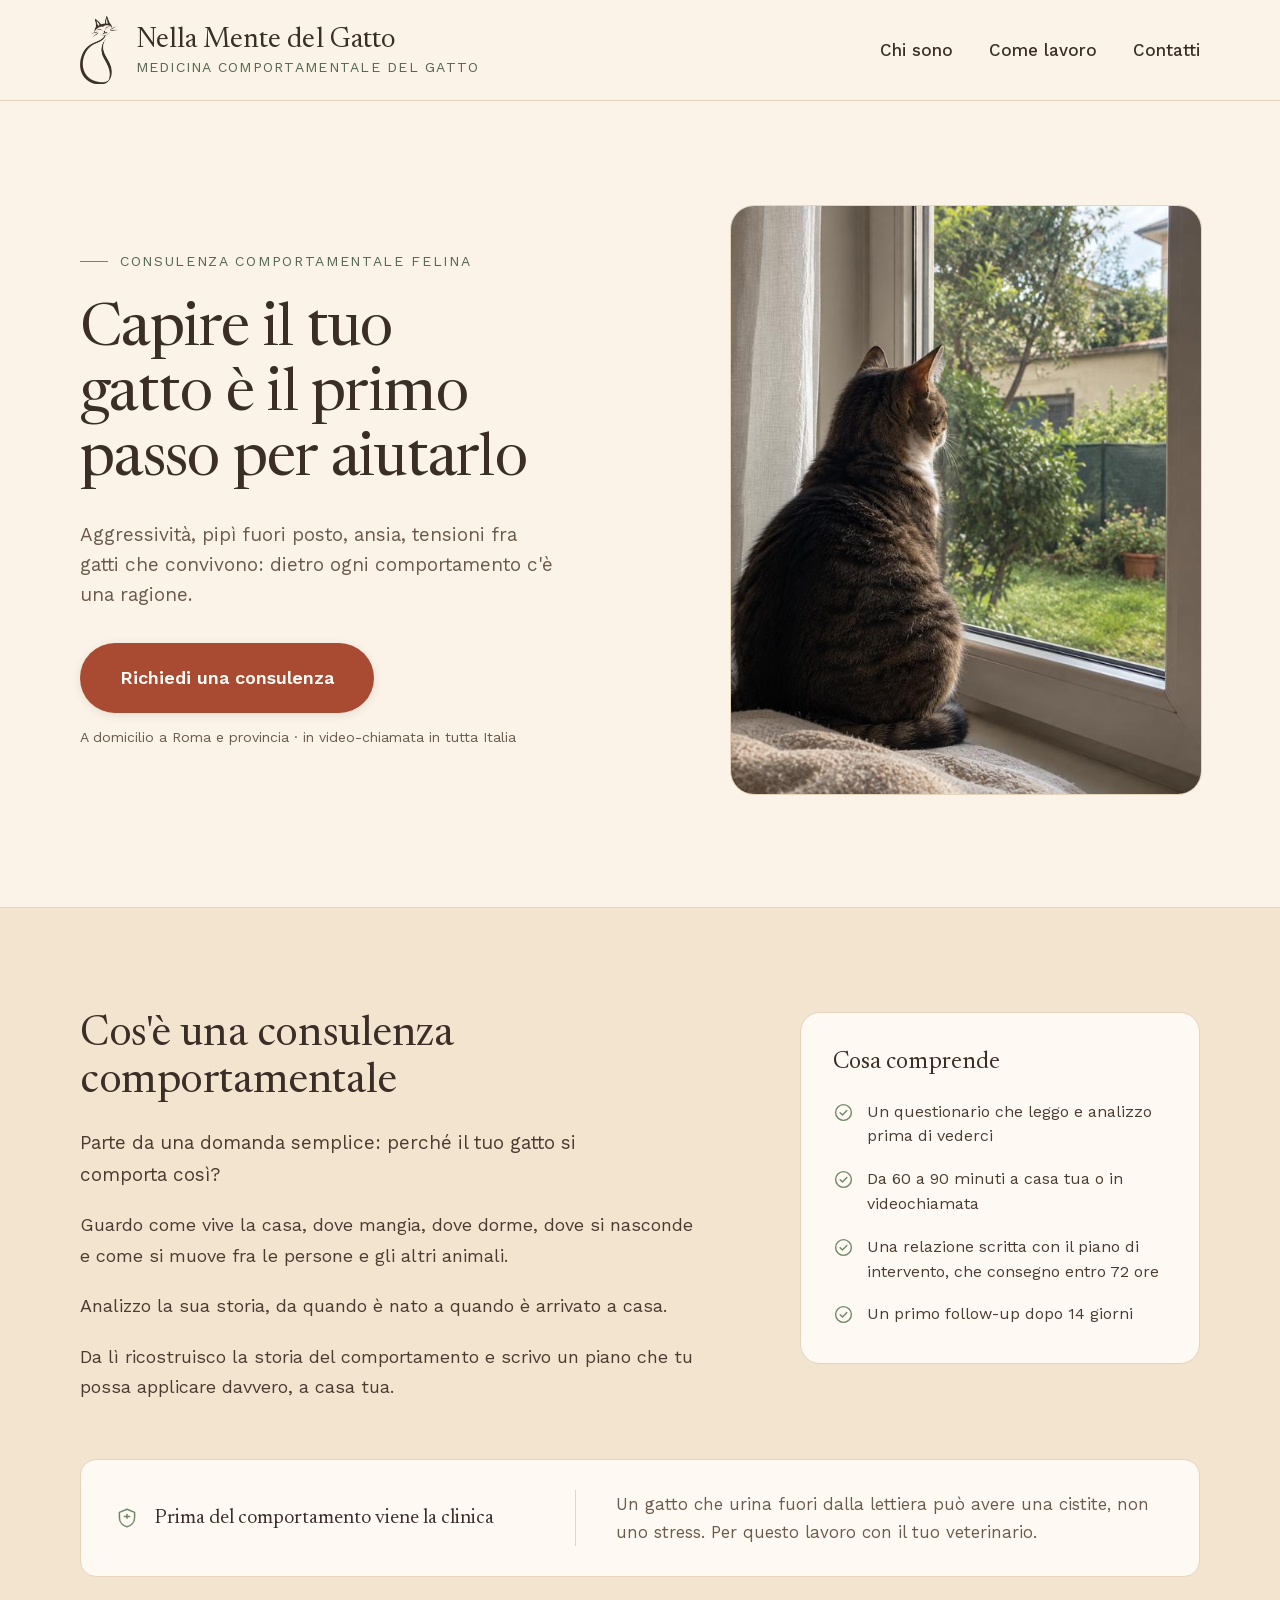
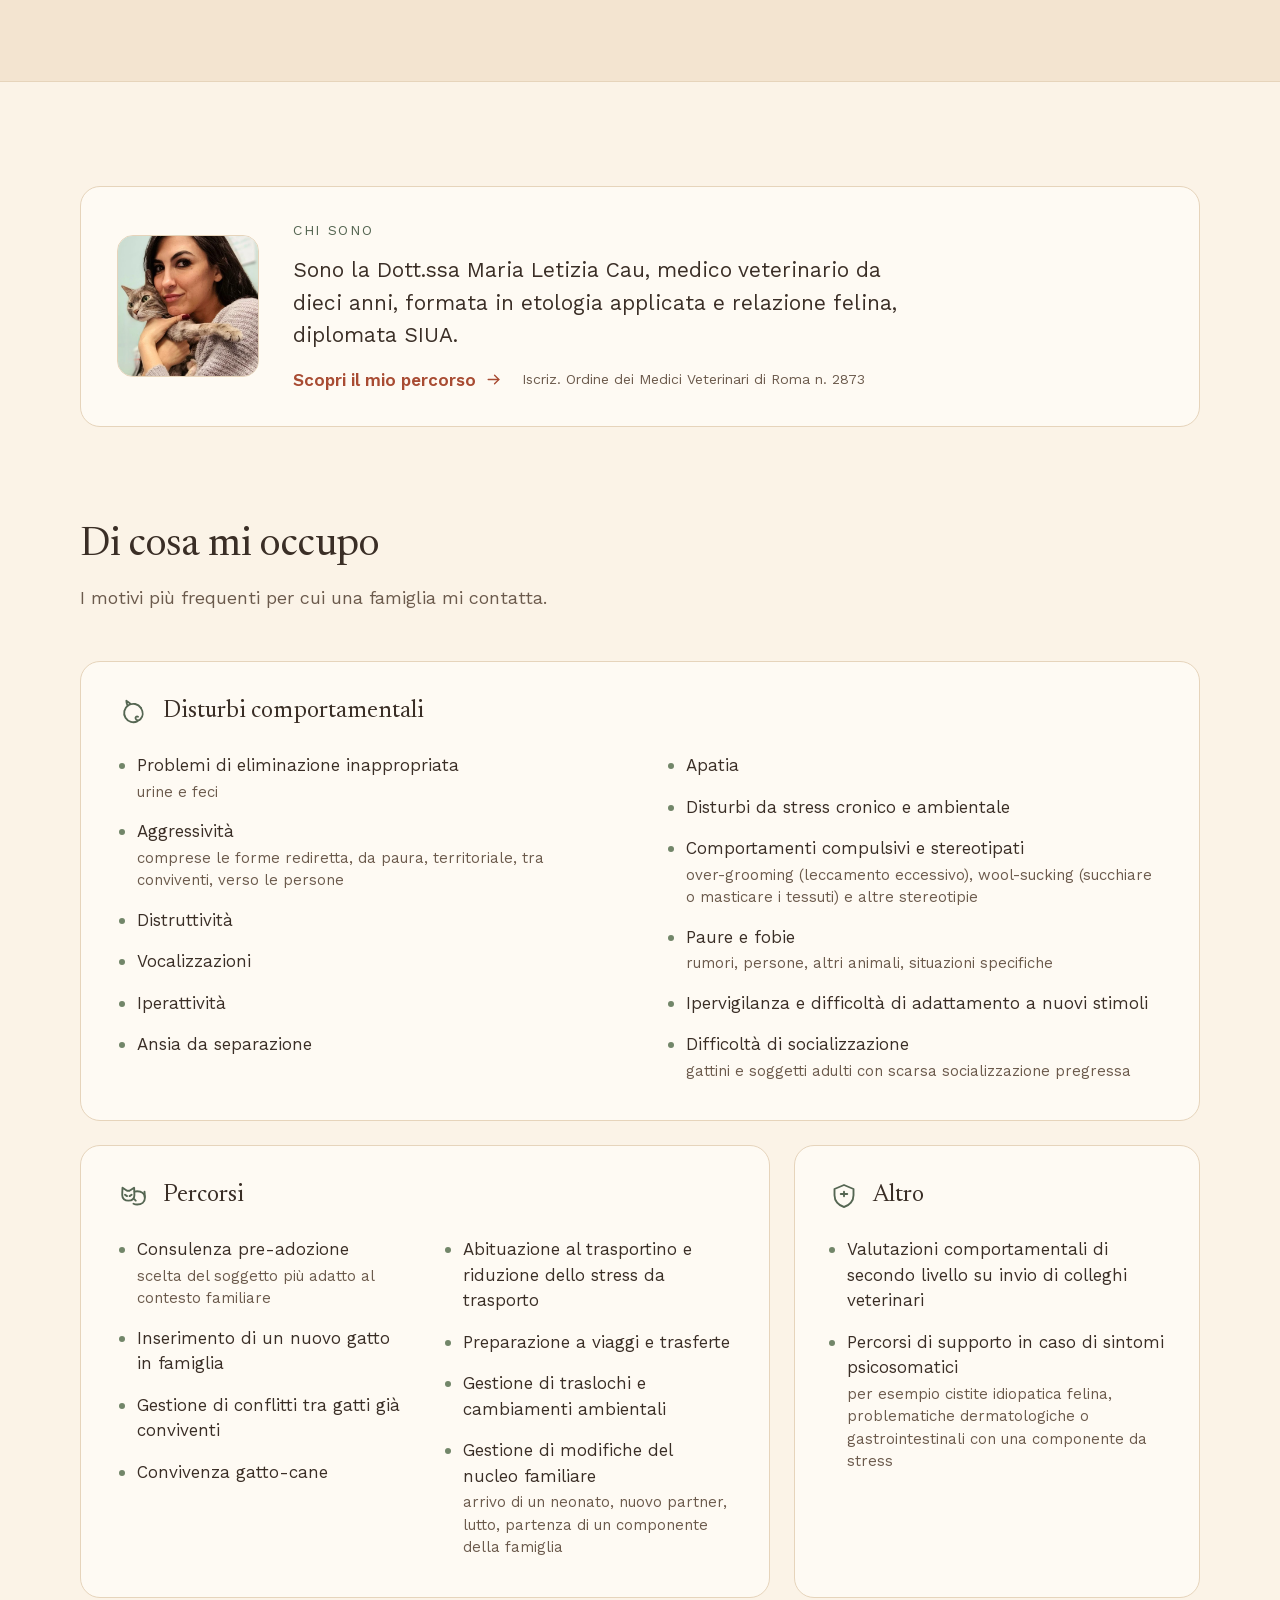
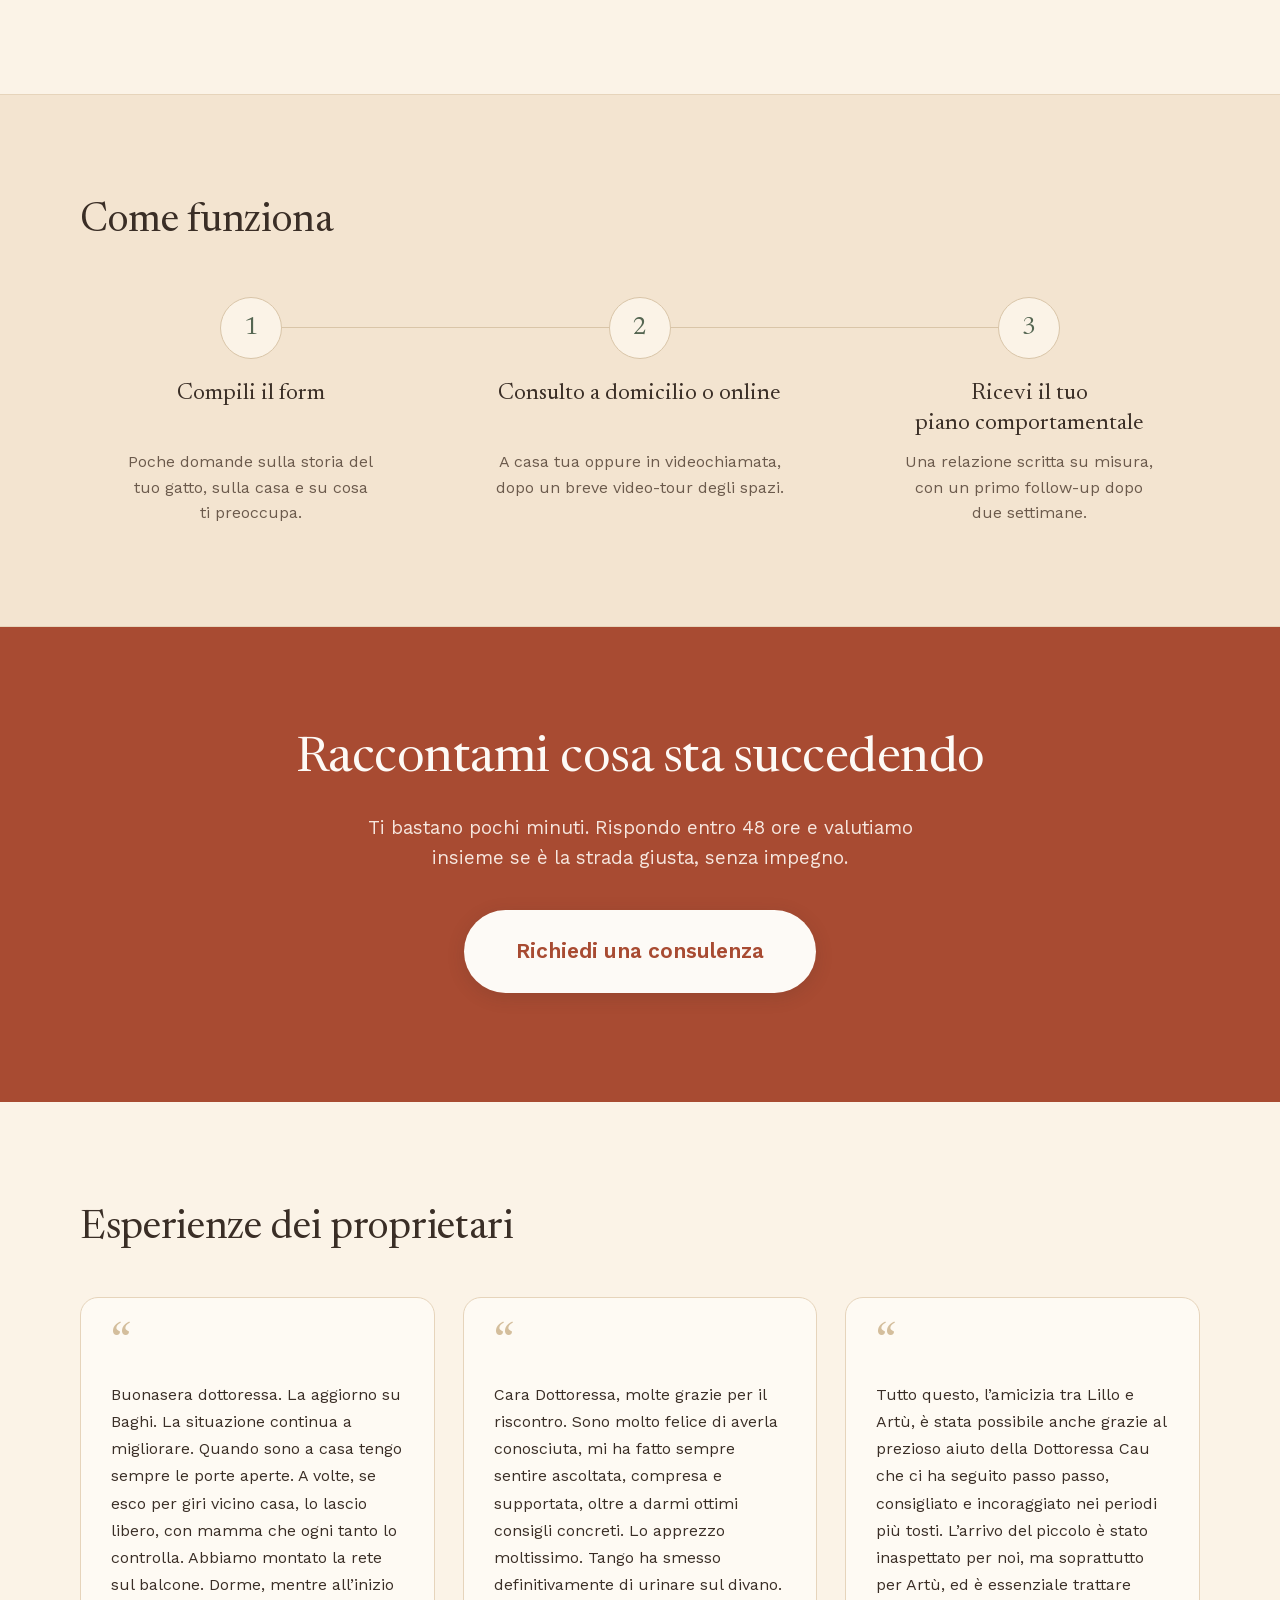
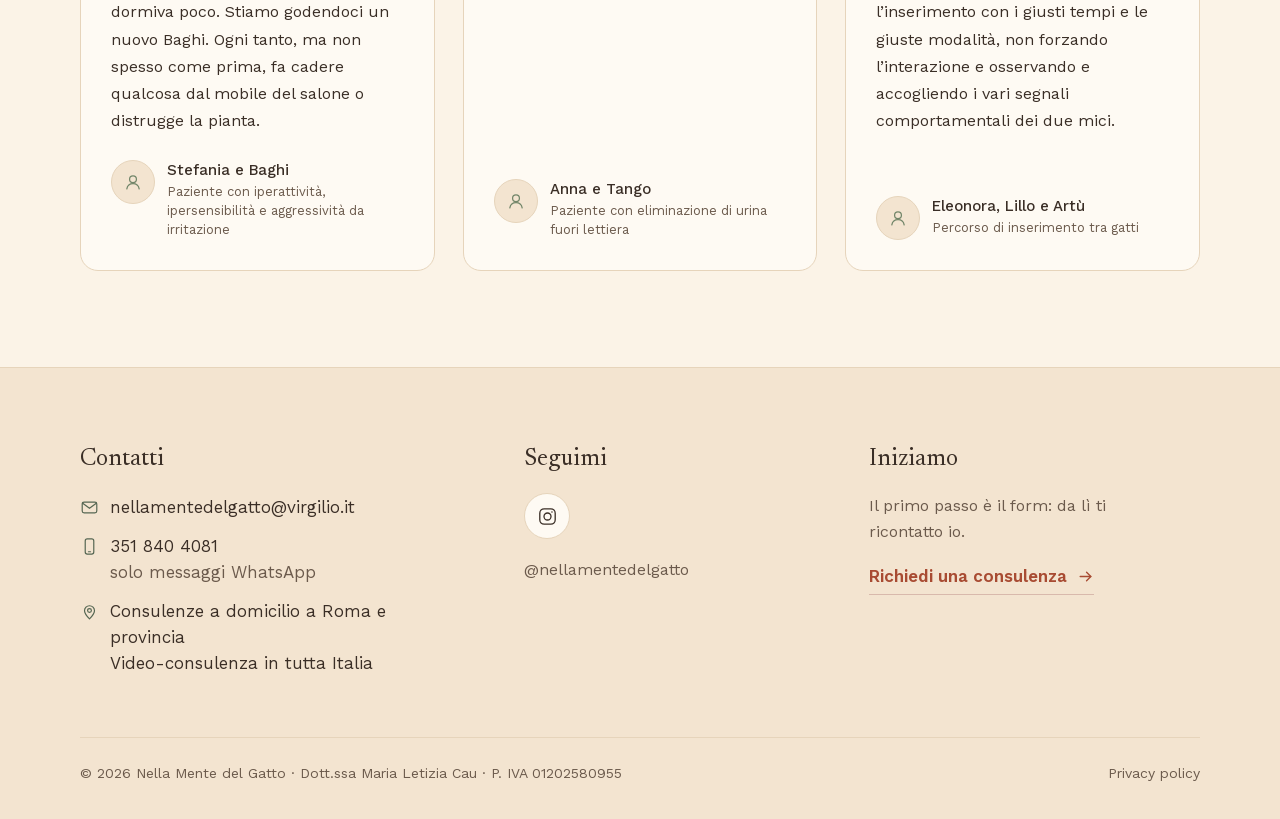
<file: public/index.html>
<!doctype html>
<html lang="it">
<head>
<meta charset="utf-8">
<meta name="viewport" content="width=device-width, initial-scale=1">
<title>Nella Mente del Gatto · Medicina comportamentale del gatto</title>
<meta name="description" content="Dott.ssa Maria Letizia Cau, medico veterinario esperto in comportamento felino. Consulenze a domicilio a Roma e in video-chiamata in tutta Italia.">
<link rel="icon" href="assets/img/logo-gatto.png">
<link rel="stylesheet" href="assets/css/style.css">
<script src="assets/js/main.js" defer></script>
</head>
<body class="pagina-home">
<div class="v-desk">
<div class="home">

  <header class="header">
    <div class="header__div">

      <a href="./" class="brand header__a" aria-label="Nella Mente del Gatto, torna alla home">
        <img src="assets/img/logo-gatto.png" alt="Nella Mente del Gatto" class="header__img">
        <div class="header__div-2">
          <span class="header__span">Nella Mente del Gatto</span>
          <span class="header__span-2">Medicina comportamentale del gatto</span>
        </div>
      </a>

      <nav class="header__nav">
        <a href="chi-sono" class="header__a-2">Chi sono</a>
        <a href="come-lavoro" class="header__a-2">Come lavoro</a>
        <a href="#contatti" class="header__a-2">Contatti</a>
      </nav>

    </div>
  </header>

  <section class="home-hero">
    <div class="home-hero__div">

      <div class="home-hero__div-2">
        <div class="home-hero__div-3">
          <span class="home-hero__span"></span>
          <span class="home-hero__span-2">Consulenza comportamentale felina</span>
        </div>

        <h1 class="home-hero__h1">Capire il tuo gatto è il primo passo per aiutarlo</h1>

        <p class="home-hero__p">Aggressività, pipì fuori posto, ansia, tensioni fra gatti che convivono: dietro ogni comportamento c'è una ragione.</p>

        <div class="home-hero__div-4">
          <a href="https://docs.google.com/forms/d/e/1FAIpQLSdXzBpTaCmqkemkIKtonIgQlfMpeAtrmqudylwZAM1-Fb1tOw/viewform" target="_blank" rel="noopener" class="cta home-hero__a">
            <span>Richiedi una consulenza</span>
            <svg class="cta-arrow" width="19" height="19" viewBox="0 0 24 24" fill="none" stroke="#FDFAF6" stroke-width="1.9" stroke-linecap="round" stroke-linejoin="round" aria-hidden="true"><path d="M4.5 12h15"></path><path d="M13.5 6l6 6-6 6"></path></svg>
          </a>
          <span class="home-hero__span-3">A domicilio a Roma e provincia · in video-chiamata in tutta Italia</span>
        </div>
      </div>

      <img src="assets/img/foto-gatto.jpg" alt="Gatto soriano seduto sul davanzale, di spalle, che guarda il giardino oltre la finestra" class="home-hero__img">

    </div>
  </section>

  <section class="home-consulenza">
    <div class="home-consulenza__div">

      <div class="home-consulenza__div-2">

        <div class="home-consulenza__div-3">
          <h2 class="home-consulenza__h2">Cos'è una consulenza comportamentale</h2>

          <p class="home-consulenza__p">Parte da una domanda semplice: perché il tuo gatto si comporta così?</p>

          <p class="home-consulenza__p-2">Guardo come vive la casa, dove mangia, dove dorme, dove si nasconde e come si muove fra le persone e gli altri animali.</p>

          <p class="home-consulenza__p-2">Analizzo la sua storia, da quando è nato a quando è arrivato a casa.</p>

          <p class="home-consulenza__p-2">Da lì ricostruisco la storia del comportamento e scrivo un piano che tu possa applicare davvero, a casa tua.</p>

        </div>

        <div class="home-consulenza__div-4">
          <h3 class="home-consulenza__h3">Cosa comprende</h3>
          <ul class="home-consulenza__ul">
            <li class="home-consulenza__li">
              <svg width="21" height="21" viewBox="0 0 24 24" fill="none" stroke="#728669" stroke-width="1.6" stroke-linecap="round" stroke-linejoin="round" class="home-consulenza__svg" aria-hidden="true"><circle cx="12" cy="12" r="9"></circle><path d="M8.2 12.2l2.6 2.6 5-5.2"></path></svg>
              Un questionario che leggo e analizzo prima di vederci
            </li>
            <li class="home-consulenza__li">
              <svg width="21" height="21" viewBox="0 0 24 24" fill="none" stroke="#728669" stroke-width="1.6" stroke-linecap="round" stroke-linejoin="round" class="home-consulenza__svg" aria-hidden="true"><circle cx="12" cy="12" r="9"></circle><path d="M8.2 12.2l2.6 2.6 5-5.2"></path></svg>
              Da 60 a 90 minuti a casa tua o in videochiamata
            </li>
            <li class="home-consulenza__li">
              <svg width="21" height="21" viewBox="0 0 24 24" fill="none" stroke="#728669" stroke-width="1.6" stroke-linecap="round" stroke-linejoin="round" class="home-consulenza__svg" aria-hidden="true"><circle cx="12" cy="12" r="9"></circle><path d="M8.2 12.2l2.6 2.6 5-5.2"></path></svg>
              Una relazione scritta con il piano di intervento, che consegno entro 72 ore
            </li>
            <li class="home-consulenza__li">
              <svg width="21" height="21" viewBox="0 0 24 24" fill="none" stroke="#728669" stroke-width="1.6" stroke-linecap="round" stroke-linejoin="round" class="home-consulenza__svg" aria-hidden="true"><circle cx="12" cy="12" r="9"></circle><path d="M8.2 12.2l2.6 2.6 5-5.2"></path></svg>
              Un primo follow-up dopo 14 giorni
            </li>
          </ul>
        </div>

      </div>

      <div class="home-consulenza__div-5">
        <div class="home-consulenza__div-6">
          <svg width="24" height="24" viewBox="0 0 24 24" fill="none" stroke="#728669" stroke-width="1.5" stroke-linecap="round" stroke-linejoin="round" class="home-consulenza__svg-2" aria-hidden="true"><path d="M12 3.2 4.4 6.4v5c0 4.5 3.1 8.2 7.6 9.4 4.5-1.2 7.6-4.9 7.6-9.4v-5Z"></path><path d="M12 8.6v3.6"></path><path d="M9.4 10.4h5.2"></path></svg>
          <h3 class="home-consulenza__h3-2">Prima del comportamento viene la clinica</h3>
        </div>
        <p class="home-consulenza__p-3">Un gatto che urina fuori dalla lettiera può avere una cistite, non uno stress. Per questo lavoro con il tuo veterinario.</p>
      </div>

    </div>
  </section>

  <section id="chi-sono" class="home-chi-sono">
    <div class="home-chi-sono__div">

      <img src="assets/img/ritratto-dottoressa.jpg" alt="La dottoressa Maria Letizia Cau in ambulatorio, che tiene in braccio un gatto grigio tigrato appoggiato alla sua guancia" class="home-chi-sono__img">

      <div class="home-chi-sono__div-2">
        <span class="home-chi-sono__span">Chi sono</span>
        <p class="home-chi-sono__p">Sono la Dott.ssa Maria Letizia Cau, medico veterinario da dieci anni, formata in etologia applicata e relazione felina, diplomata SIUA.</p>
        <div class="home-chi-sono__div-3">
          <a href="chi-sono" class="home-chi-sono__a">
            Scopri il mio percorso
            <svg width="17" height="17" viewBox="0 0 24 24" fill="none" stroke="#A84B32" stroke-width="1.9" stroke-linecap="round" stroke-linejoin="round" aria-hidden="true"><path d="M4.5 12h15"></path><path d="M13.5 6l6 6-6 6"></path></svg>
          </a>
          <span class="home-chi-sono__span-2">Iscriz. Ordine dei Medici Veterinari di Roma n. 2873</span>
        </div>
      </div>

    </div>
  </section>

  <section class="home-servizi">
    <div class="home-servizi__div">

      <div class="home-servizi__div-2">
        <h2 class="home-servizi__h2">Di cosa mi occupo</h2>
        <p class="home-servizi__p">I motivi più frequenti per cui una famiglia mi contatta.</p>
      </div>

      <div class="home-servizi__div-3">

        <div class="home-servizi__div-4">
          <div class="home-servizi__div-5">
            <svg class="home-servizi__svg" width="30" height="30" viewBox="0 0 24 24" fill="none" stroke="#556652" stroke-width="1.5" stroke-linecap="round" stroke-linejoin="round" aria-hidden="true">
            <path d="M14.9,20.1 C11.4,21.9 7.2,20.7 5.2,17.4 C3.1,14 4.1,9.6 7.5,7.4 C10.9,5.3 15.3,6.2 17.5,9.5"></path>
            <path d="M6.9,7.8 C6.2,6.4 5.9,5.1 5.9,3.8 C7.2,4.6 8.3,5.4 9.2,6.4"></path>
            <path d="M17.5,9.5 C19.6,12.9 19.3,16.6 17.1,18.6 C15.6,20 13.7,19.6 13.3,18.1 C12.9,16.7 14.2,15.9 15.2,16.6"></path>
          </svg>
            <h3 class="home-servizi__h3">Disturbi comportamentali</h3>
          </div>
          <div class="home-servizi__div-6">
            <ul class="home-servizi__ul">
              <li class="home-servizi__li">
              <span class="home-servizi__span"></span>
              <span class="home-servizi__span-2">
                <span class="home-servizi__span-3">Problemi di eliminazione inappropriata</span>
                <span class="home-servizi__span-4">urine e feci</span>
              </span>
            </li>
              <li class="home-servizi__li">
              <span class="home-servizi__span"></span>
              <span class="home-servizi__span-2">
                <span class="home-servizi__span-3">Aggressività</span>
                <span class="home-servizi__span-4">comprese le forme rediretta, da paura, territoriale, tra conviventi, verso le persone</span>
              </span>
            </li>
              <li class="home-servizi__li">
              <span class="home-servizi__span"></span>
              <span class="home-servizi__span-2">
                <span class="home-servizi__span-3">Distruttività</span>
              </span>
            </li>
              <li class="home-servizi__li">
              <span class="home-servizi__span"></span>
              <span class="home-servizi__span-2">
                <span class="home-servizi__span-3">Vocalizzazioni</span>
              </span>
            </li>
              <li class="home-servizi__li">
              <span class="home-servizi__span"></span>
              <span class="home-servizi__span-2">
                <span class="home-servizi__span-3">Iperattività</span>
              </span>
            </li>
              <li class="home-servizi__li">
              <span class="home-servizi__span"></span>
              <span class="home-servizi__span-2">
                <span class="home-servizi__span-3">Ansia da separazione</span>
              </span>
            </li>
            </ul>
            <ul class="home-servizi__ul">
              <li class="home-servizi__li">
              <span class="home-servizi__span"></span>
              <span class="home-servizi__span-2">
                <span class="home-servizi__span-3">Apatia</span>
              </span>
            </li>
              <li class="home-servizi__li">
              <span class="home-servizi__span"></span>
              <span class="home-servizi__span-2">
                <span class="home-servizi__span-3">Disturbi da stress cronico e ambientale</span>
              </span>
            </li>
              <li class="home-servizi__li">
              <span class="home-servizi__span"></span>
              <span class="home-servizi__span-2">
                <span class="home-servizi__span-3">Comportamenti compulsivi e stereotipati</span>
                <span class="home-servizi__span-4">over-grooming (leccamento eccessivo), wool-sucking (succhiare o masticare i tessuti) e altre stereotipie</span>
              </span>
            </li>
              <li class="home-servizi__li">
              <span class="home-servizi__span"></span>
              <span class="home-servizi__span-2">
                <span class="home-servizi__span-3">Paure e fobie</span>
                <span class="home-servizi__span-4">rumori, persone, altri animali, situazioni specifiche</span>
              </span>
            </li>
              <li class="home-servizi__li">
              <span class="home-servizi__span"></span>
              <span class="home-servizi__span-2">
                <span class="home-servizi__span-3">Ipervigilanza e difficoltà di adattamento a nuovi stimoli</span>
              </span>
            </li>
              <li class="home-servizi__li">
              <span class="home-servizi__span"></span>
              <span class="home-servizi__span-2">
                <span class="home-servizi__span-3">Difficoltà di socializzazione</span>
                <span class="home-servizi__span-4">gattini e soggetti adulti con scarsa socializzazione pregressa</span>
              </span>
            </li>
            </ul>
          </div>
        </div>

        <div class="home-servizi__div-7">

          <div class="home-servizi__div-4">
            <div class="home-servizi__div-5">
              <svg class="home-servizi__svg" width="30" height="30" viewBox="0 0 24 24" fill="none" stroke="#556652" stroke-width="1.5" stroke-linecap="round" stroke-linejoin="round" aria-hidden="true">
            <path d="M2.6,11.4 C2.6,9.3 2.7,7 2.8,5.4 C4,6.3 5.5,7.2 6.6,7.9 C7.1,7.8 7.8,7.8 8.3,7.9 C9.4,7.2 10.9,6.3 12.1,5.4 C12.2,7 12.3,9.3 12.3,11.4 C12.3,14.1 10.3,15.7 7.5,15.7 C4.6,15.7 2.6,14.1 2.6,11.4 Z"></path>
            <path d="M4.8,11 L6.4,12.1"></path><path d="M10.1,11 L8.5,12.1"></path>
            <path d="M13.4,15.7 C13,15.4 12.7,15 12.4,14.6"></path>
            <path d="M12.5,8.5 C13.1,8.3 13.8,8.2 14.5,8.2 C18.1,8.2 20.7,10.2 20.7,13.5 C20.7,16.8 18.1,18.8 14.5,18.8 C13.4,18.8 12.4,18.6 11.6,18.2"></path>
            <path d="M20.4,8.5 C20.5,9.7 20.6,11.3 20.6,12.8"></path>
          </svg>
              <h3 class="home-servizi__h3">Percorsi</h3>
            </div>
            <div class="home-servizi__div-8">
              <ul class="home-servizi__ul">
                <li class="home-servizi__li">
                <span class="home-servizi__span"></span>
                <span class="home-servizi__span-2">
                  <span class="home-servizi__span-3">Consulenza pre-adozione</span>
                  <span class="home-servizi__span-4">scelta del soggetto più adatto al contesto familiare</span>
                </span>
              </li>
                <li class="home-servizi__li">
                <span class="home-servizi__span"></span>
                <span class="home-servizi__span-2">
                  <span class="home-servizi__span-3">Inserimento di un nuovo gatto in famiglia</span>
                </span>
              </li>
                <li class="home-servizi__li">
                <span class="home-servizi__span"></span>
                <span class="home-servizi__span-2">
                  <span class="home-servizi__span-3">Gestione di conflitti tra gatti già conviventi</span>
                </span>
              </li>
                <li class="home-servizi__li">
                <span class="home-servizi__span"></span>
                <span class="home-servizi__span-2">
                  <span class="home-servizi__span-3">Convivenza gatto-cane</span>
                </span>
              </li>
              </ul>
              <ul class="home-servizi__ul">
                <li class="home-servizi__li">
                <span class="home-servizi__span"></span>
                <span class="home-servizi__span-2">
                  <span class="home-servizi__span-3">Abituazione al trasportino e riduzione dello stress da trasporto</span>
                </span>
              </li>
                <li class="home-servizi__li">
                <span class="home-servizi__span"></span>
                <span class="home-servizi__span-2">
                  <span class="home-servizi__span-3">Preparazione a viaggi e trasferte</span>
                </span>
              </li>
                <li class="home-servizi__li">
                <span class="home-servizi__span"></span>
                <span class="home-servizi__span-2">
                  <span class="home-servizi__span-3">Gestione di traslochi e cambiamenti ambientali</span>
                </span>
              </li>
                <li class="home-servizi__li">
                <span class="home-servizi__span"></span>
                <span class="home-servizi__span-2">
                  <span class="home-servizi__span-3">Gestione di modifiche del nucleo familiare</span>
                  <span class="home-servizi__span-4">arrivo di un neonato, nuovo partner, lutto, partenza di un componente della famiglia</span>
                </span>
              </li>
              </ul>
            </div>
          </div>

          <div class="home-servizi__div-9">
            <div class="home-servizi__div-5">
              <svg width="30" height="30" viewBox="0 0 24 24" fill="none" stroke="#556652" stroke-width="1.5" stroke-linecap="round" stroke-linejoin="round" aria-hidden="true"><path d="M12 3.2 4.4 6.4v5c0 4.5 3.1 8.2 7.6 9.4 4.5-1.2 7.6-4.9 7.6-9.4v-5Z"></path><path d="M12 8.6v3.6"></path><path d="M9.4 10.4h5.2"></path></svg>
              <h3 class="home-servizi__h3">Altro</h3>
            </div>
            <ul class="home-servizi__ul">
              <li class="home-servizi__li">
                <span class="home-servizi__span"></span>
                <span class="home-servizi__span-2">
                  <span class="home-servizi__span-3">Valutazioni comportamentali di secondo livello su invio di colleghi veterinari</span>
                </span>
              </li>
              <li class="home-servizi__li">
                <span class="home-servizi__span"></span>
                <span class="home-servizi__span-2">
                  <span class="home-servizi__span-3">Percorsi di supporto in caso di sintomi psicosomatici</span>
                  <span class="home-servizi__span-4">per esempio cistite idiopatica felina, problematiche dermatologiche o gastrointestinali con una componente da stress</span>
                </span>
              </li>
            </ul>
          </div>

        </div>

      </div>
    </div>
  </section>

  <section class="home-come-funziona">
    <div class="home-come-funziona__div">

      <h2 class="home-come-funziona__h2">Come funziona</h2>

      <div class="home-come-funziona__div-2">
        <div class="home-come-funziona__div-3"></div>

        <div class="home-come-funziona__div-4">

          <div class="home-come-funziona__div-5">
            <div class="home-come-funziona__div-6">1</div>
            <div class="home-come-funziona__div-7">
              <h3 class="home-come-funziona__h3">Compili il form</h3>
              <p class="home-come-funziona__p">Poche domande sulla storia del tuo gatto, sulla casa e su cosa ti preoccupa.</p>
            </div>
          </div>

          <div class="home-come-funziona__div-5">
            <div class="home-come-funziona__div-6">2</div>
            <div class="home-come-funziona__div-7">
              <h3 class="home-come-funziona__h3">Consulto a domicilio o online</h3>
              <p class="home-come-funziona__p">A casa tua oppure in videochiamata, dopo un breve video-tour degli spazi.</p>
            </div>
          </div>

          <div class="home-come-funziona__div-5">
            <div class="home-come-funziona__div-6">3</div>
            <div class="home-come-funziona__div-7">
              <h3 class="home-come-funziona__h3">Ricevi il tuo piano comportamentale</h3>
              <p class="home-come-funziona__p">Una relazione scritta su misura, con un primo follow-up dopo due settimane.</p>
            </div>
          </div>

        </div>
      </div>

    </div>
  </section>

  <section id="form" class="home-cta-form">
    <div class="home-cta-form__div">

      <h2 class="home-cta-form__h2">Raccontami cosa sta succedendo</h2>

      <p class="home-cta-form__p">Ti bastano pochi minuti. Rispondo entro 48 ore e valutiamo insieme se è la strada giusta, senza impegno.</p>

      <a href="https://docs.google.com/forms/d/e/1FAIpQLSdXzBpTaCmqkemkIKtonIgQlfMpeAtrmqudylwZAM1-Fb1tOw/viewform" target="_blank" rel="noopener" class="cta cta--light home-cta-form__a">
        <span>Richiedi una consulenza</span>
        <svg class="cta-arrow" width="21" height="21" viewBox="0 0 24 24" fill="none" stroke="#A84B32" stroke-width="2" stroke-linecap="round" stroke-linejoin="round" aria-hidden="true"><path d="M4.5 12h15"></path><path d="M13.5 6l6 6-6 6"></path></svg>
      </a>

    </div>
  </section>

  <section class="home-esperienze">
    <div class="home-esperienze__div">

      <h2 class="home-esperienze__h2">Esperienze dei proprietari</h2>

      <div class="home-esperienze__div-2">

        <div class="home-esperienze__div-3">
          <span class="home-esperienze__span">“</span>
          <p class="home-esperienze__p">Buonasera dottoressa. La aggiorno su Baghi. La situazione continua a migliorare. Quando sono a casa tengo sempre le porte aperte. A volte, se esco per giri vicino casa, lo lascio libero, con mamma che ogni tanto lo controlla. Abbiamo montato la rete sul balcone. Dorme, mentre all’inizio dormiva poco. Stiamo godendoci un nuovo Baghi. Ogni tanto, ma non spesso come prima, fa cadere qualcosa dal mobile del salone o distrugge la pianta.</p>
          <div class="home-esperienze__div-4">
            <div class="home-esperienze__div-5">
              <svg width="20" height="20" viewBox="0 0 24 24" fill="none" stroke="#728669" stroke-width="1.5" stroke-linecap="round" stroke-linejoin="round" aria-hidden="true"><circle cx="12" cy="8.6" r="4.1"></circle><path d="M4.6 20.2c.7-4 3.8-6.2 7.4-6.2s6.7 2.2 7.4 6.2"></path></svg>
            </div>
            <span class="home-esperienze__span-2"><span class="home-esperienze__span-3">Stefania e Baghi</span><span class="home-esperienze__span-4">Paziente con iperattività, ipersensibilità e aggressività da irritazione</span></span>
          </div>
        </div>

        <div class="home-esperienze__div-3">
          <span class="home-esperienze__span">“</span>
          <p class="home-esperienze__p">Cara Dottoressa, molte grazie per il riscontro. Sono molto felice di averla conosciuta, mi ha fatto sempre sentire ascoltata, compresa e supportata, oltre a darmi ottimi consigli concreti. Lo apprezzo moltissimo. Tango ha smesso definitivamente di urinare sul divano.</p>
          <div class="home-esperienze__div-4">
            <div class="home-esperienze__div-5">
              <svg width="20" height="20" viewBox="0 0 24 24" fill="none" stroke="#728669" stroke-width="1.5" stroke-linecap="round" stroke-linejoin="round" aria-hidden="true"><circle cx="12" cy="8.6" r="4.1"></circle><path d="M4.6 20.2c.7-4 3.8-6.2 7.4-6.2s6.7 2.2 7.4 6.2"></path></svg>
            </div>
            <span class="home-esperienze__span-2"><span class="home-esperienze__span-3">Anna e Tango</span><span class="home-esperienze__span-4">Paziente con eliminazione di urina fuori lettiera</span></span>
          </div>
        </div>

        <div class="home-esperienze__div-3">
          <span class="home-esperienze__span">“</span>
          <p class="home-esperienze__p">Tutto questo, l’amicizia tra Lillo e Artù, è stata possibile anche grazie al prezioso aiuto della Dottoressa Cau che ci ha seguito passo passo, consigliato e incoraggiato nei periodi più tosti. L’arrivo del piccolo è stato inaspettato per noi, ma soprattutto per Artù, ed è essenziale trattare l’inserimento con i giusti tempi e le giuste modalità, non forzando l’interazione e osservando e accogliendo i vari segnali comportamentali dei due mici.</p>
          <div class="home-esperienze__div-4">
            <div class="home-esperienze__div-5">
              <svg width="20" height="20" viewBox="0 0 24 24" fill="none" stroke="#728669" stroke-width="1.5" stroke-linecap="round" stroke-linejoin="round" aria-hidden="true"><circle cx="12" cy="8.6" r="4.1"></circle><path d="M4.6 20.2c.7-4 3.8-6.2 7.4-6.2s6.7 2.2 7.4 6.2"></path></svg>
            </div>
            <span class="home-esperienze__span-2"><span class="home-esperienze__span-3">Eleonora, Lillo e Artù</span><span class="home-esperienze__span-4">Percorso di inserimento tra gatti</span></span>
          </div>
        </div>

      </div>

    </div>
  </section>

  <footer id="contatti" class="footer">
    <div class="footer__div">

      <div class="footer__div-2">

        <div class="footer__div-3">
          <h3 class="footer__h3">Contatti</h3>
          <ul class="footer__ul">
            <li class="footer__li">
              <svg width="19" height="19" viewBox="0 0 24 24" fill="none" stroke="#556652" stroke-width="1.5" stroke-linecap="round" stroke-linejoin="round" class="footer__svg" aria-hidden="true"><rect x="2.8" y="5.2" width="18.4" height="13.6" rx="2.4"></rect><path d="M3.4 6.6 12 13l8.6-6.4"></path></svg>
              <a href="mailto:nellamentedelgatto@virgilio.it" class="footer__a">nellamentedelgatto@virgilio.it</a>
            </li>
            <li class="footer__li-2">
              <svg width="19" height="19" viewBox="0 0 24 24" fill="none" stroke="#556652" stroke-width="1.5" stroke-linecap="round" stroke-linejoin="round" class="footer__svg-2" aria-hidden="true"><rect x="6.6" y="2.4" width="10.8" height="19.2" rx="2.6"></rect><path d="M10.7 18.6h2.6"></path></svg>
              <span>351 840 4081<br><span class="footer__span">solo messaggi WhatsApp</span></span>
            </li>
            <li class="footer__li-2">
              <svg width="19" height="19" viewBox="0 0 24 24" fill="none" stroke="#556652" stroke-width="1.5" stroke-linecap="round" stroke-linejoin="round" class="footer__svg-2" aria-hidden="true"><path d="M12 21.4c4.2-4.4 6.3-7.8 6.3-10.4a6.3 6.3 0 0 0-12.6 0c0 2.6 2.1 6 6.3 10.4Z"></path><circle cx="12" cy="10.8" r="2.4"></circle></svg>
              <span>Consulenze a domicilio a Roma e provincia<br>Video-consulenza in tutta Italia</span>
            </li>
          </ul>
        </div>

        <div class="footer__div-3">
          <h3 class="footer__h3">Seguimi</h3>
          <a href="https://instagram.com/nellamentedelgatto" aria-label="Instagram @nellamentedelgatto" class="footer__a-2">
            <span class="footer__span-2">
              <svg width="21" height="21" viewBox="0 0 24 24" fill="none" stroke="#3A2E26" stroke-width="1.5" stroke-linecap="round" stroke-linejoin="round" aria-hidden="true"><rect x="3.2" y="3.2" width="17.6" height="17.6" rx="5"></rect><circle cx="12" cy="12" r="4"></circle><circle cx="17.1" cy="6.9" r=".9" fill="#3A2E26" stroke="none"></circle></svg>
            </span>
            <span>@nellamentedelgatto</span>
          </a>
        </div>

        <div class="footer__div-4">
          <h3 class="footer__h3">Iniziamo</h3>
          <p class="footer__p">Il primo passo è il form: da lì ti ricontatto io.</p>
          <a href="https://docs.google.com/forms/d/e/1FAIpQLSdXzBpTaCmqkemkIKtonIgQlfMpeAtrmqudylwZAM1-Fb1tOw/viewform" target="_blank" rel="noopener" class="footer__a-3">
            Richiedi una consulenza
            <svg width="17" height="17" viewBox="0 0 24 24" fill="none" stroke="#A84B32" stroke-width="1.9" stroke-linecap="round" stroke-linejoin="round" aria-hidden="true"><path d="M4.5 12h15"></path><path d="M13.5 6l6 6-6 6"></path></svg>
          </a>
        </div>

      </div>

      <div class="footer__div-5">
        <span class="footer__span-3">© 2026 Nella Mente del Gatto · Dott.ssa Maria Letizia Cau · P. IVA 01202580955</span>
        <a href="privacy" class="footer__a-4">Privacy policy</a>
      </div>

    </div>
  </footer>

</div>
</div>
<div class="v-mob">
<div class="m-home">

  <header class="m-header">
    <div class="m-header__div">

      <a href="./" class="brand m-header__a" aria-label="Nella Mente del Gatto, torna alla home">
        <img src="assets/img/logo-gatto.png" alt="Nella Mente del Gatto" class="m-header__img">
        <span class="m-header__span">Nella Mente<br>del Gatto</span>
      </a>

      <button class="menu-toggle m-header__button" aria-label="Apri il menu" aria-expanded="false" aria-controls="m-menu">
        <svg width="22" height="22" viewBox="0 0 24 24" fill="none" stroke="#3A2E26" stroke-width="1.7" stroke-linecap="round" aria-hidden="true"><path d="M4 7.5h16"/><path d="M4 12h16"/><path d="M4 16.5h16"/></svg>
      </button>

    </div>
    <nav class="menu-mobile" id="m-menu" hidden><a href="./" aria-current="page" class="is-active">Home</a><a href="chi-sono">Chi sono</a><a href="come-lavoro">Come lavoro</a><a href="#m-contatti">Contatti</a></nav>
  </header>

  <section class="m-home-hero">

    <div class="m-home-hero__div">
      <span class="m-home-hero__span"></span>
      <span class="m-home-hero__span-2">Consulenza comportamentale felina</span>
    </div>

    <h1 class="m-home-hero__h1">Capire il tuo gatto è il primo passo per aiutarlo</h1>

    <p class="m-home-hero__p">Aggressività, pipì fuori posto, ansia, tensioni fra gatti che convivono: dietro ogni comportamento c'è una ragione.</p>

    <div class="m-home-hero__div-2">
      <a href="https://docs.google.com/forms/d/e/1FAIpQLSdXzBpTaCmqkemkIKtonIgQlfMpeAtrmqudylwZAM1-Fb1tOw/viewform" target="_blank" rel="noopener" class="cta m-home-hero__a">
        <span>Richiedi una consulenza</span>
        <svg class="cta-arrow" width="19" height="19" viewBox="0 0 24 24" fill="none" stroke="#FDFAF6" stroke-width="1.9" stroke-linecap="round" stroke-linejoin="round" aria-hidden="true"><path d="M4.5 12h15"/><path d="M13.5 6l6 6-6 6"/></svg>
      </a>
      <span class="m-home-hero__span-3">A domicilio a Roma e provincia · in video-chiamata in tutta Italia</span>
    </div>

    <img src="assets/img/foto-gatto.jpg" alt="Gatto soriano seduto sul davanzale, di spalle, che guarda il giardino oltre la finestra" class="m-home-hero__img">

  </section>

  <section class="m-home-consulenza">

    <h2 class="m-home-consulenza__h2">Cos'è una consulenza comportamentale</h2>

    <p class="m-home-consulenza__p">Parte da una domanda semplice: perché il tuo gatto si comporta così?</p>

    <p class="m-home-consulenza__p-2">Guardo come vive la casa, dove mangia, dove dorme, dove si nasconde e come si muove fra le persone e gli altri animali.</p>

    <p class="m-home-consulenza__p-2">Analizzo la sua storia, da quando è nato a quando è arrivato a casa.</p>

    <p class="m-home-consulenza__p-2">Da lì ricostruisco la storia del comportamento e scrivo un piano che tu possa applicare davvero, a casa tua.</p>

    <div class="m-home-consulenza__div">
      <h3 class="m-home-consulenza__h3">Cosa comprende</h3>
      <ul class="m-home-consulenza__ul">
        <li class="m-home-consulenza__li">
          <svg width="20" height="20" viewBox="0 0 24 24" fill="none" stroke="#728669" stroke-width="1.6" stroke-linecap="round" stroke-linejoin="round" class="m-home-consulenza__svg" aria-hidden="true"><circle cx="12" cy="12" r="9"/><path d="M8.2 12.2l2.6 2.6 5-5.2"/></svg>
          Un questionario che leggo e analizzo prima di vederci
        </li>
        <li class="m-home-consulenza__li">
          <svg width="20" height="20" viewBox="0 0 24 24" fill="none" stroke="#728669" stroke-width="1.6" stroke-linecap="round" stroke-linejoin="round" class="m-home-consulenza__svg" aria-hidden="true"><circle cx="12" cy="12" r="9"/><path d="M8.2 12.2l2.6 2.6 5-5.2"/></svg>
          Da 60 a 90 minuti a casa tua o in videochiamata
        </li>
        <li class="m-home-consulenza__li">
          <svg width="20" height="20" viewBox="0 0 24 24" fill="none" stroke="#728669" stroke-width="1.6" stroke-linecap="round" stroke-linejoin="round" class="m-home-consulenza__svg" aria-hidden="true"><circle cx="12" cy="12" r="9"/><path d="M8.2 12.2l2.6 2.6 5-5.2"/></svg>
          Una relazione scritta con il piano di intervento, che consegno entro 72 ore
        </li>
        <li class="m-home-consulenza__li">
          <svg width="20" height="20" viewBox="0 0 24 24" fill="none" stroke="#728669" stroke-width="1.6" stroke-linecap="round" stroke-linejoin="round" class="m-home-consulenza__svg" aria-hidden="true"><circle cx="12" cy="12" r="9"/><path d="M8.2 12.2l2.6 2.6 5-5.2"/></svg>
          Un primo follow-up dopo 14 giorni
        </li>
      </ul>
    </div>

    <div class="m-home-consulenza__div-2">
      <svg width="24" height="24" viewBox="0 0 24 24" fill="none" stroke="#728669" stroke-width="1.5" stroke-linecap="round" stroke-linejoin="round" class="m-home-consulenza__svg-2" aria-hidden="true"><path d="M12 3.2 4.4 6.4v5c0 4.5 3.1 8.2 7.6 9.4 4.5-1.2 7.6-4.9 7.6-9.4v-5Z"/><path d="M12 8.6v3.6"/><path d="M9.4 10.4h5.2"/></svg>
      <div class="m-home-consulenza__div-3">
        <h3 class="m-home-consulenza__h3-2">Prima del comportamento viene la clinica</h3>
        <p class="m-home-consulenza__p-3">Un gatto che urina fuori dalla lettiera può avere una cistite, non uno stress. Per questo lavoro con il tuo veterinario.</p>
      </div>
    </div>

  </section>

  <section id="m-chi-sono" class="m-home-chi-sono">
    <div class="m-home-chi-sono__div">

      <div class="m-home-chi-sono__div-2">
        <img src="assets/img/ritratto-dottoressa.jpg" alt="La dottoressa Maria Letizia Cau in ambulatorio, che tiene in braccio un gatto grigio tigrato appoggiato alla sua guancia" class="m-home-chi-sono__img">
        <span class="m-home-chi-sono__span">Chi sono</span>
      </div>

      <p class="m-home-chi-sono__p">Sono la Dott.ssa Maria Letizia Cau, medico veterinario da dieci anni, formata in etologia applicata e relazione felina, diplomata SIUA.</p>

      <a href="chi-sono" class="m-home-chi-sono__a">
        Scopri il mio percorso
        <svg width="17" height="17" viewBox="0 0 24 24" fill="none" stroke="#A84B32" stroke-width="1.9" stroke-linecap="round" stroke-linejoin="round" aria-hidden="true"><path d="M4.5 12h15"/><path d="M13.5 6l6 6-6 6"/></svg>
      </a>

      <span class="m-home-chi-sono__span-2">Iscriz. Ordine dei Medici Veterinari di Roma n. 2873</span>

    </div>
  </section>

  <section class="m-home-servizi">

    <div class="m-home-servizi__div">
      <h2 class="m-home-servizi__h2">Di cosa mi occupo</h2>
      <p class="m-home-servizi__p">I motivi più frequenti per cui una famiglia mi contatta.</p>
    </div>

    <div class="m-home-servizi__div-2">

    <div class="m-home-servizi__div-3">
      <div class="m-home-servizi__div-4">
        <svg class="m-home-servizi__svg" width="28" height="28" viewBox="0 0 24 24" fill="none" stroke="#556652" stroke-width="1.5" stroke-linecap="round" stroke-linejoin="round" aria-hidden="true">
          <path d="M14.9,20.1 C11.4,21.9 7.2,20.7 5.2,17.4 C3.1,14 4.1,9.6 7.5,7.4 C10.9,5.3 15.3,6.2 17.5,9.5"/>
          <path d="M6.9,7.8 C6.2,6.4 5.9,5.1 5.9,3.8 C7.2,4.6 8.3,5.4 9.2,6.4"/>
          <path d="M17.5,9.5 C19.6,12.9 19.3,16.6 17.1,18.6 C15.6,20 13.7,19.6 13.3,18.1 C12.9,16.7 14.2,15.9 15.2,16.6"/>
        </svg>
        <h3 class="m-home-servizi__h3">Disturbi comportamentali</h3>
      </div>
      <ul class="m-home-servizi__ul">
        <li class="m-home-servizi__li">
          <span class="m-home-servizi__span"></span>
          <span class="m-home-servizi__span-2">
            <span class="m-home-servizi__span-3">Problemi di eliminazione inappropriata</span>
            <span class="m-home-servizi__span-4">urine e feci</span>
          </span>
        </li>
        <li class="m-home-servizi__li">
          <span class="m-home-servizi__span"></span>
          <span class="m-home-servizi__span-2">
            <span class="m-home-servizi__span-3">Aggressività</span>
            <span class="m-home-servizi__span-4">comprese le forme rediretta, da paura, territoriale, tra conviventi, verso le persone</span>
          </span>
        </li>
        <li class="m-home-servizi__li">
          <span class="m-home-servizi__span"></span>
          <span class="m-home-servizi__span-2">
            <span class="m-home-servizi__span-3">Distruttività</span>
          </span>
        </li>
        <li class="m-home-servizi__li">
          <span class="m-home-servizi__span"></span>
          <span class="m-home-servizi__span-2">
            <span class="m-home-servizi__span-3">Vocalizzazioni</span>
          </span>
        </li>
        <li class="m-home-servizi__li">
          <span class="m-home-servizi__span"></span>
          <span class="m-home-servizi__span-2">
            <span class="m-home-servizi__span-3">Iperattività</span>
          </span>
        </li>
        <li class="m-home-servizi__li">
          <span class="m-home-servizi__span"></span>
          <span class="m-home-servizi__span-2">
            <span class="m-home-servizi__span-3">Ansia da separazione</span>
          </span>
        </li>
        <li class="m-home-servizi__li">
          <span class="m-home-servizi__span"></span>
          <span class="m-home-servizi__span-2">
            <span class="m-home-servizi__span-3">Apatia</span>
          </span>
        </li>
        <li class="m-home-servizi__li">
          <span class="m-home-servizi__span"></span>
          <span class="m-home-servizi__span-2">
            <span class="m-home-servizi__span-3">Disturbi da stress cronico e ambientale</span>
          </span>
        </li>
        <li class="m-home-servizi__li">
          <span class="m-home-servizi__span"></span>
          <span class="m-home-servizi__span-2">
            <span class="m-home-servizi__span-3">Comportamenti compulsivi e stereotipati</span>
            <span class="m-home-servizi__span-4">over-grooming (leccamento eccessivo), wool-sucking (succhiare o masticare i tessuti) e altre stereotipie</span>
          </span>
        </li>
        <li class="m-home-servizi__li">
          <span class="m-home-servizi__span"></span>
          <span class="m-home-servizi__span-2">
            <span class="m-home-servizi__span-3">Paure e fobie</span>
            <span class="m-home-servizi__span-4">rumori, persone, altri animali, situazioni specifiche</span>
          </span>
        </li>
        <li class="m-home-servizi__li">
          <span class="m-home-servizi__span"></span>
          <span class="m-home-servizi__span-2">
            <span class="m-home-servizi__span-3">Ipervigilanza e difficoltà di adattamento a nuovi stimoli</span>
          </span>
        </li>
        <li class="m-home-servizi__li">
          <span class="m-home-servizi__span"></span>
          <span class="m-home-servizi__span-2">
            <span class="m-home-servizi__span-3">Difficoltà di socializzazione</span>
            <span class="m-home-servizi__span-4">gattini e soggetti adulti con scarsa socializzazione pregressa</span>
          </span>
        </li>
      </ul>
    </div>

    <div class="m-home-servizi__div-3">
      <div class="m-home-servizi__div-4">
        <svg class="m-home-servizi__svg" width="28" height="28" viewBox="0 0 24 24" fill="none" stroke="#556652" stroke-width="1.5" stroke-linecap="round" stroke-linejoin="round" aria-hidden="true">
          <path d="M2.6,11.4 C2.6,9.3 2.7,7 2.8,5.4 C4,6.3 5.5,7.2 6.6,7.9 C7.1,7.8 7.8,7.8 8.3,7.9 C9.4,7.2 10.9,6.3 12.1,5.4 C12.2,7 12.3,9.3 12.3,11.4 C12.3,14.1 10.3,15.7 7.5,15.7 C4.6,15.7 2.6,14.1 2.6,11.4 Z"/>
          <path d="M4.8,11 L6.4,12.1"/><path d="M10.1,11 L8.5,12.1"/>
          <path d="M13.4,15.7 C13,15.4 12.7,15 12.4,14.6"/>
          <path d="M12.5,8.5 C13.1,8.3 13.8,8.2 14.5,8.2 C18.1,8.2 20.7,10.2 20.7,13.5 C20.7,16.8 18.1,18.8 14.5,18.8 C13.4,18.8 12.4,18.6 11.6,18.2"/>
          <path d="M20.4,8.5 C20.5,9.7 20.6,11.3 20.6,12.8"/>
        </svg>
        <h3 class="m-home-servizi__h3">Percorsi</h3>
      </div>
      <ul class="m-home-servizi__ul">
        <li class="m-home-servizi__li">
          <span class="m-home-servizi__span"></span>
          <span class="m-home-servizi__span-2">
            <span class="m-home-servizi__span-3">Consulenza pre-adozione</span>
            <span class="m-home-servizi__span-4">scelta del soggetto più adatto al contesto familiare</span>
          </span>
        </li>
        <li class="m-home-servizi__li">
          <span class="m-home-servizi__span"></span>
          <span class="m-home-servizi__span-2">
            <span class="m-home-servizi__span-3">Inserimento di un nuovo gatto in famiglia</span>
          </span>
        </li>
        <li class="m-home-servizi__li">
          <span class="m-home-servizi__span"></span>
          <span class="m-home-servizi__span-2">
            <span class="m-home-servizi__span-3">Gestione di conflitti tra gatti già conviventi</span>
          </span>
        </li>
        <li class="m-home-servizi__li">
          <span class="m-home-servizi__span"></span>
          <span class="m-home-servizi__span-2">
            <span class="m-home-servizi__span-3">Convivenza gatto-cane</span>
          </span>
        </li>
        <li class="m-home-servizi__li">
          <span class="m-home-servizi__span"></span>
          <span class="m-home-servizi__span-2">
            <span class="m-home-servizi__span-3">Abituazione al trasportino e riduzione dello stress da trasporto</span>
          </span>
        </li>
        <li class="m-home-servizi__li">
          <span class="m-home-servizi__span"></span>
          <span class="m-home-servizi__span-2">
            <span class="m-home-servizi__span-3">Preparazione a viaggi e trasferte</span>
          </span>
        </li>
        <li class="m-home-servizi__li">
          <span class="m-home-servizi__span"></span>
          <span class="m-home-servizi__span-2">
            <span class="m-home-servizi__span-3">Gestione di traslochi e cambiamenti ambientali</span>
          </span>
        </li>
        <li class="m-home-servizi__li">
          <span class="m-home-servizi__span"></span>
          <span class="m-home-servizi__span-2">
            <span class="m-home-servizi__span-3">Gestione di modifiche del nucleo familiare</span>
            <span class="m-home-servizi__span-4">arrivo di un neonato, nuovo partner, lutto, partenza di un componente della famiglia</span>
          </span>
        </li>
      </ul>
    </div>

    <div class="m-home-servizi__div-3">
      <div class="m-home-servizi__div-4">
        <svg width="28" height="28" viewBox="0 0 24 24" fill="none" stroke="#556652" stroke-width="1.5" stroke-linecap="round" stroke-linejoin="round" aria-hidden="true"><path d="M12 3.2 4.4 6.4v5c0 4.5 3.1 8.2 7.6 9.4 4.5-1.2 7.6-4.9 7.6-9.4v-5Z"></path><path d="M12 8.6v3.6"></path><path d="M9.4 10.4h5.2"></path></svg>
        <h3 class="m-home-servizi__h3">Altro</h3>
      </div>
      <ul class="m-home-servizi__ul">
        <li class="m-home-servizi__li">
          <span class="m-home-servizi__span"></span>
          <span class="m-home-servizi__span-2">
            <span class="m-home-servizi__span-3">Valutazioni comportamentali di secondo livello su invio di colleghi veterinari</span>
          </span>
        </li>
        <li class="m-home-servizi__li">
          <span class="m-home-servizi__span"></span>
          <span class="m-home-servizi__span-2">
            <span class="m-home-servizi__span-3">Percorsi di supporto in caso di sintomi psicosomatici</span>
            <span class="m-home-servizi__span-4">per esempio cistite idiopatica felina, problematiche dermatologiche o gastrointestinali con una componente da stress</span>
          </span>
        </li>
      </ul>
    </div>

    </div>
  </section>

  <section class="m-home-come-funziona">

    <h2 class="m-home-come-funziona__h2">Come funziona</h2>

    <div class="m-home-come-funziona__div">
      <div class="m-home-come-funziona__div-2"></div>

      <div class="m-home-come-funziona__div-3">

        <div class="m-home-come-funziona__div-4">
          <div class="m-home-come-funziona__div-5">1</div>
          <div class="m-home-come-funziona__div-6">
            <h3 class="m-home-come-funziona__h3">Compili il form</h3>
            <p class="m-home-come-funziona__p">Poche domande sulla storia del tuo gatto, sulla casa e su cosa ti preoccupa.</p>
          </div>
        </div>

        <div class="m-home-come-funziona__div-4">
          <div class="m-home-come-funziona__div-5">2</div>
          <div class="m-home-come-funziona__div-6">
            <h3 class="m-home-come-funziona__h3">Consulto a domicilio o online</h3>
            <p class="m-home-come-funziona__p">A casa tua oppure in videochiamata, dopo un breve video-tour degli spazi.</p>
          </div>
        </div>

        <div class="m-home-come-funziona__div-4">
          <div class="m-home-come-funziona__div-5">3</div>
          <div class="m-home-come-funziona__div-6">
            <h3 class="m-home-come-funziona__h3">Ricevi il tuo piano comportamentale</h3>
            <p class="m-home-come-funziona__p">Una relazione scritta su misura, con un primo follow-up dopo due settimane.</p>
          </div>
        </div>

      </div>
    </div>

  </section>

  <section id="m-form" class="m-home-cta-form">

    <h2 class="m-home-cta-form__h2">Raccontami cosa sta succedendo</h2>

    <p class="m-home-cta-form__p">Ti bastano pochi minuti. Rispondo entro 48 ore e valutiamo insieme se è la strada giusta, senza impegno.</p>

    <a href="https://docs.google.com/forms/d/e/1FAIpQLSdXzBpTaCmqkemkIKtonIgQlfMpeAtrmqudylwZAM1-Fb1tOw/viewform" target="_blank" rel="noopener" class="cta cta--light m-home-cta-form__a">
      <span>Richiedi una consulenza</span>
      <svg class="cta-arrow" width="20" height="20" viewBox="0 0 24 24" fill="none" stroke="#A84B32" stroke-width="2" stroke-linecap="round" stroke-linejoin="round" aria-hidden="true"><path d="M4.5 12h15"/><path d="M13.5 6l6 6-6 6"/></svg>
    </a>

  </section>

  <section class="m-home-esperienze">

    <h2 class="m-home-esperienze__h2">Esperienze dei proprietari</h2>

    <div class="scroller m-home-esperienze__div">

      <div class="m-home-esperienze__div-2">
        <span class="m-home-esperienze__span">&ldquo;</span>
        <p class="m-home-esperienze__p">Buonasera dottoressa. La aggiorno su Baghi. La situazione continua a migliorare. Quando sono a casa tengo sempre le porte aperte. A volte, se esco per giri vicino casa, lo lascio libero, con mamma che ogni tanto lo controlla. Abbiamo montato la rete sul balcone. Dorme, mentre all’inizio dormiva poco. Stiamo godendoci un nuovo Baghi. Ogni tanto, ma non spesso come prima, fa cadere qualcosa dal mobile del salone o distrugge la pianta.</p>
        <div class="m-home-esperienze__div-3">
          <div class="m-home-esperienze__div-4">
            <svg width="19" height="19" viewBox="0 0 24 24" fill="none" stroke="#728669" stroke-width="1.5" stroke-linecap="round" stroke-linejoin="round" aria-hidden="true"><circle cx="12" cy="8.6" r="4.1"/><path d="M4.6 20.2c.7-4 3.8-6.2 7.4-6.2s6.7 2.2 7.4 6.2"/></svg>
          </div>
          <span class="m-home-esperienze__span-2"><span class="m-home-esperienze__span-3">Stefania e Baghi</span><span class="m-home-esperienze__span-4">Paziente con iperattività, ipersensibilità e aggressività da irritazione</span></span>
        </div>
      </div>

      <div class="m-home-esperienze__div-2">
        <span class="m-home-esperienze__span">&ldquo;</span>
        <p class="m-home-esperienze__p">Cara Dottoressa, molte grazie per il riscontro. Sono molto felice di averla conosciuta, mi ha fatto sempre sentire ascoltata, compresa e supportata, oltre a darmi ottimi consigli concreti. Lo apprezzo moltissimo. Tango ha smesso definitivamente di urinare sul divano.</p>
        <div class="m-home-esperienze__div-3">
          <div class="m-home-esperienze__div-4">
            <svg width="19" height="19" viewBox="0 0 24 24" fill="none" stroke="#728669" stroke-width="1.5" stroke-linecap="round" stroke-linejoin="round" aria-hidden="true"><circle cx="12" cy="8.6" r="4.1"/><path d="M4.6 20.2c.7-4 3.8-6.2 7.4-6.2s6.7 2.2 7.4 6.2"/></svg>
          </div>
          <span class="m-home-esperienze__span-2"><span class="m-home-esperienze__span-3">Anna e Tango</span><span class="m-home-esperienze__span-4">Paziente con eliminazione di urina fuori lettiera</span></span>
        </div>
      </div>

      <div class="m-home-esperienze__div-2">
        <span class="m-home-esperienze__span">&ldquo;</span>
        <p class="m-home-esperienze__p">Tutto questo, l’amicizia tra Lillo e Artù, è stata possibile anche grazie al prezioso aiuto della Dottoressa Cau che ci ha seguito passo passo, consigliato e incoraggiato nei periodi più tosti. L’arrivo del piccolo è stato inaspettato per noi, ma soprattutto per Artù, ed è essenziale trattare l’inserimento con i giusti tempi e le giuste modalità, non forzando l’interazione e osservando e accogliendo i vari segnali comportamentali dei due mici.</p>
        <div class="m-home-esperienze__div-3">
          <div class="m-home-esperienze__div-4">
            <svg width="19" height="19" viewBox="0 0 24 24" fill="none" stroke="#728669" stroke-width="1.5" stroke-linecap="round" stroke-linejoin="round" aria-hidden="true"><circle cx="12" cy="8.6" r="4.1"/><path d="M4.6 20.2c.7-4 3.8-6.2 7.4-6.2s6.7 2.2 7.4 6.2"/></svg>
          </div>
          <span class="m-home-esperienze__span-2"><span class="m-home-esperienze__span-3">Eleonora, Lillo e Artù</span><span class="m-home-esperienze__span-4">Percorso di inserimento tra gatti</span></span>
        </div>
      </div>

    </div>

    <div class="m-home-esperienze__div-5">
      <span class="m-home-esperienze__span-5"></span>
      <span class="m-home-esperienze__span-6"></span>
      <span class="m-home-esperienze__span-6"></span>
    </div>

  </section>

  <footer id="m-contatti" class="m-footer">

    <div class="m-footer__div">

      <div class="m-footer__div-2">
        <h3 class="m-footer__h3">Contatti</h3>
        <ul class="m-footer__ul">
          <li class="m-footer__li">
            <svg width="19" height="19" viewBox="0 0 24 24" fill="none" stroke="#556652" stroke-width="1.5" stroke-linecap="round" stroke-linejoin="round" class="m-footer__svg" aria-hidden="true"><rect x="2.8" y="5.2" width="18.4" height="13.6" rx="2.4"/><path d="M3.4 6.6 12 13l8.6-6.4"/></svg>
            <a href="mailto:nellamentedelgatto@virgilio.it" class="m-footer__a">nellamentedelgatto@virgilio.it</a>
          </li>
          <li class="m-footer__li-2">
            <svg width="19" height="19" viewBox="0 0 24 24" fill="none" stroke="#556652" stroke-width="1.5" stroke-linecap="round" stroke-linejoin="round" class="m-footer__svg-2" aria-hidden="true"><rect x="6.6" y="2.4" width="10.8" height="19.2" rx="2.6"/><path d="M10.7 18.6h2.6"/></svg>
            <span>351 840 4081<br><span class="m-footer__span">solo messaggi WhatsApp</span></span>
          </li>
          <li class="m-footer__li-2">
            <svg width="19" height="19" viewBox="0 0 24 24" fill="none" stroke="#556652" stroke-width="1.5" stroke-linecap="round" stroke-linejoin="round" class="m-footer__svg-2" aria-hidden="true"><path d="M12 21.4c4.2-4.4 6.3-7.8 6.3-10.4a6.3 6.3 0 0 0-12.6 0c0 2.6 2.1 6 6.3 10.4Z"/><circle cx="12" cy="10.8" r="2.4"/></svg>
            <span>Consulenze a domicilio a Roma e provincia<br>Video-consulenza in tutta Italia</span>
          </li>
        </ul>
      </div>

      <div class="m-footer__div-3">
        <h3 class="m-footer__h3">Seguimi</h3>
        <a href="https://instagram.com/nellamentedelgatto" aria-label="Instagram @nellamentedelgatto" class="m-footer__a-2">
          <span class="m-footer__span-2">
            <svg width="22" height="22" viewBox="0 0 24 24" fill="none" stroke="#3A2E26" stroke-width="1.5" stroke-linecap="round" stroke-linejoin="round" aria-hidden="true"><rect x="3.2" y="3.2" width="17.6" height="17.6" rx="5"/><circle cx="12" cy="12" r="4"/><circle cx="17.1" cy="6.9" r=".9" fill="#3A2E26" stroke="none"/></svg>
          </span>
          <span>@nellamentedelgatto</span>
        </a>
      </div>

      <div class="m-footer__div-4">
        <h3 class="m-footer__h3">Iniziamo</h3>
        <p class="m-footer__p">Il primo passo è il form: da lì ti ricontatto io.</p>
        <a href="https://docs.google.com/forms/d/e/1FAIpQLSdXzBpTaCmqkemkIKtonIgQlfMpeAtrmqudylwZAM1-Fb1tOw/viewform" target="_blank" rel="noopener" class="m-footer__a-3">
          Richiedi una consulenza
          <svg width="17" height="17" viewBox="0 0 24 24" fill="none" stroke="#A84B32" stroke-width="1.9" stroke-linecap="round" stroke-linejoin="round" aria-hidden="true"><path d="M4.5 12h15"/><path d="M13.5 6l6 6-6 6"/></svg>
        </a>
      </div>

    </div>

    <div class="m-footer__div-5">
      <span class="m-footer__span-3">© 2026 Nella Mente del Gatto · Dott.ssa Maria Letizia Cau · P. IVA 01202580955</span>
      <a href="privacy" class="m-footer__a-4">Privacy policy</a>
    </div>

  </footer>

</div>
</div>
</body>
</html>
</file>
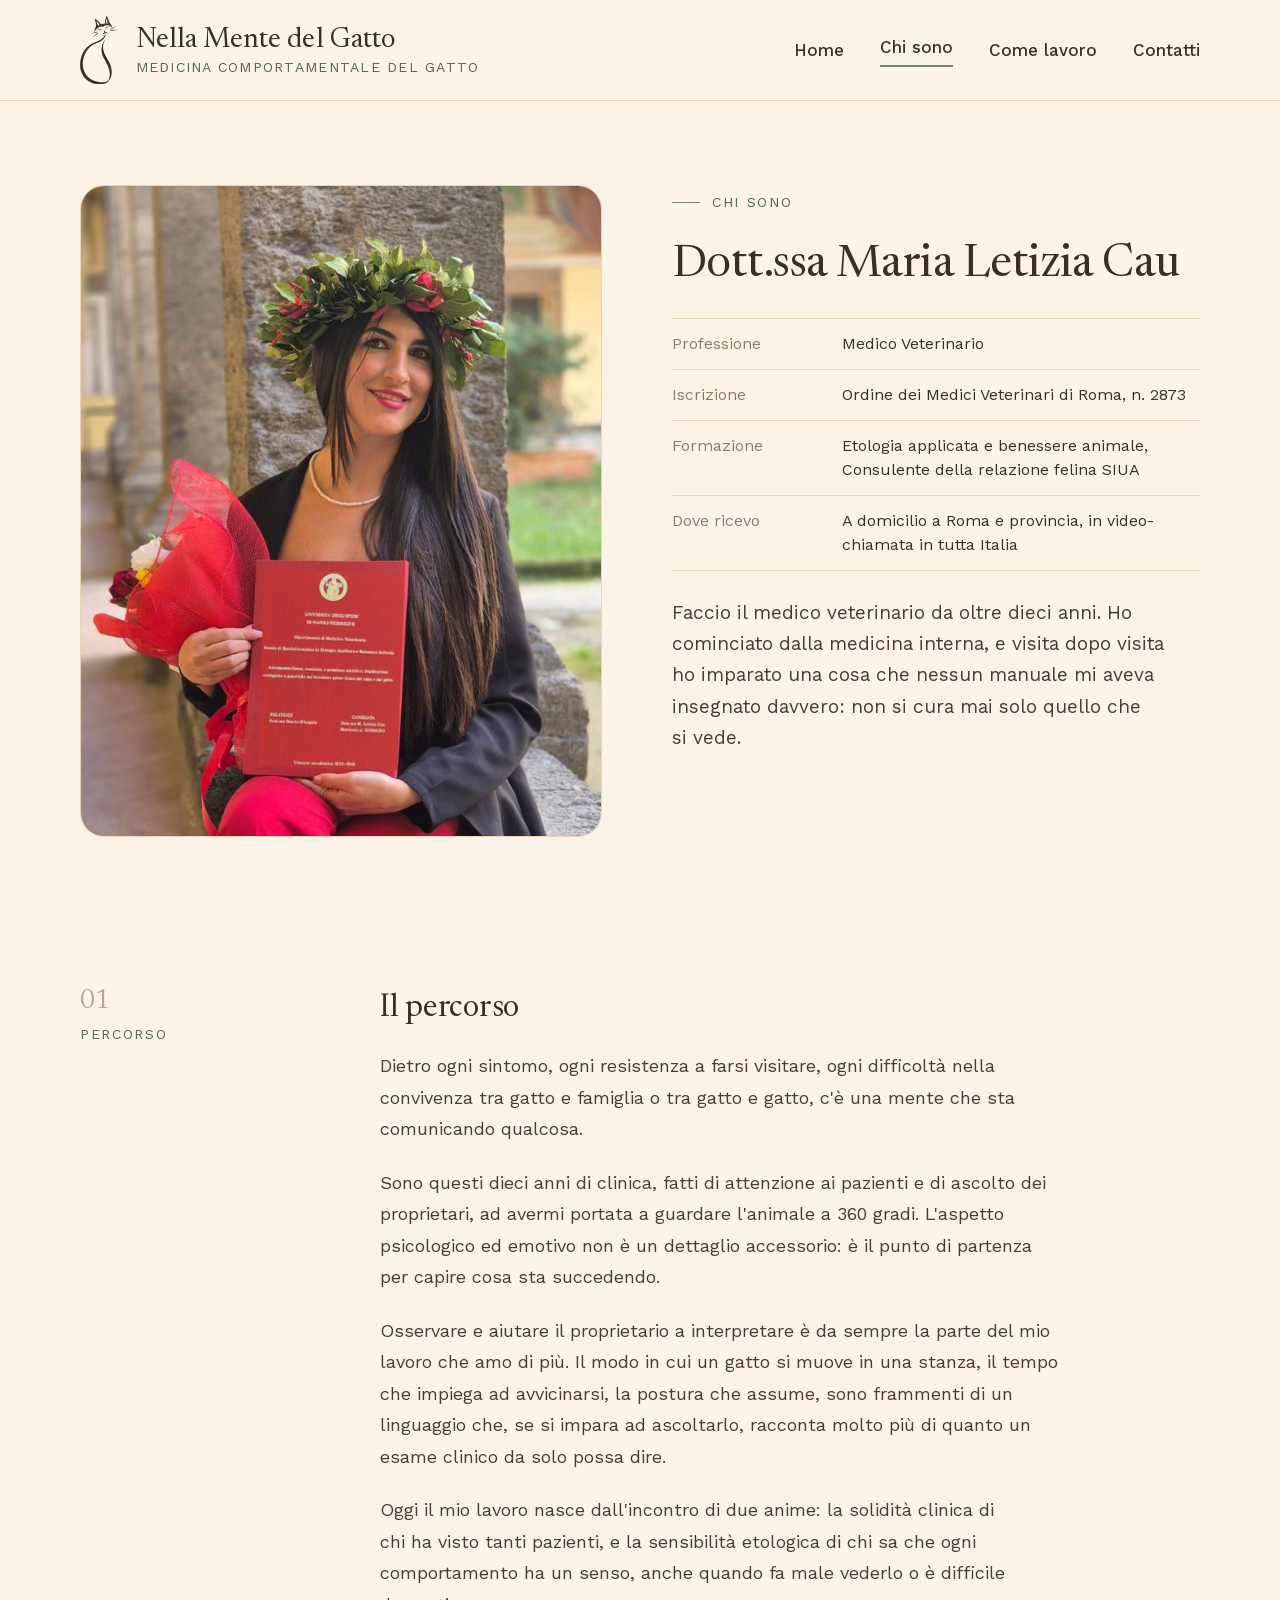
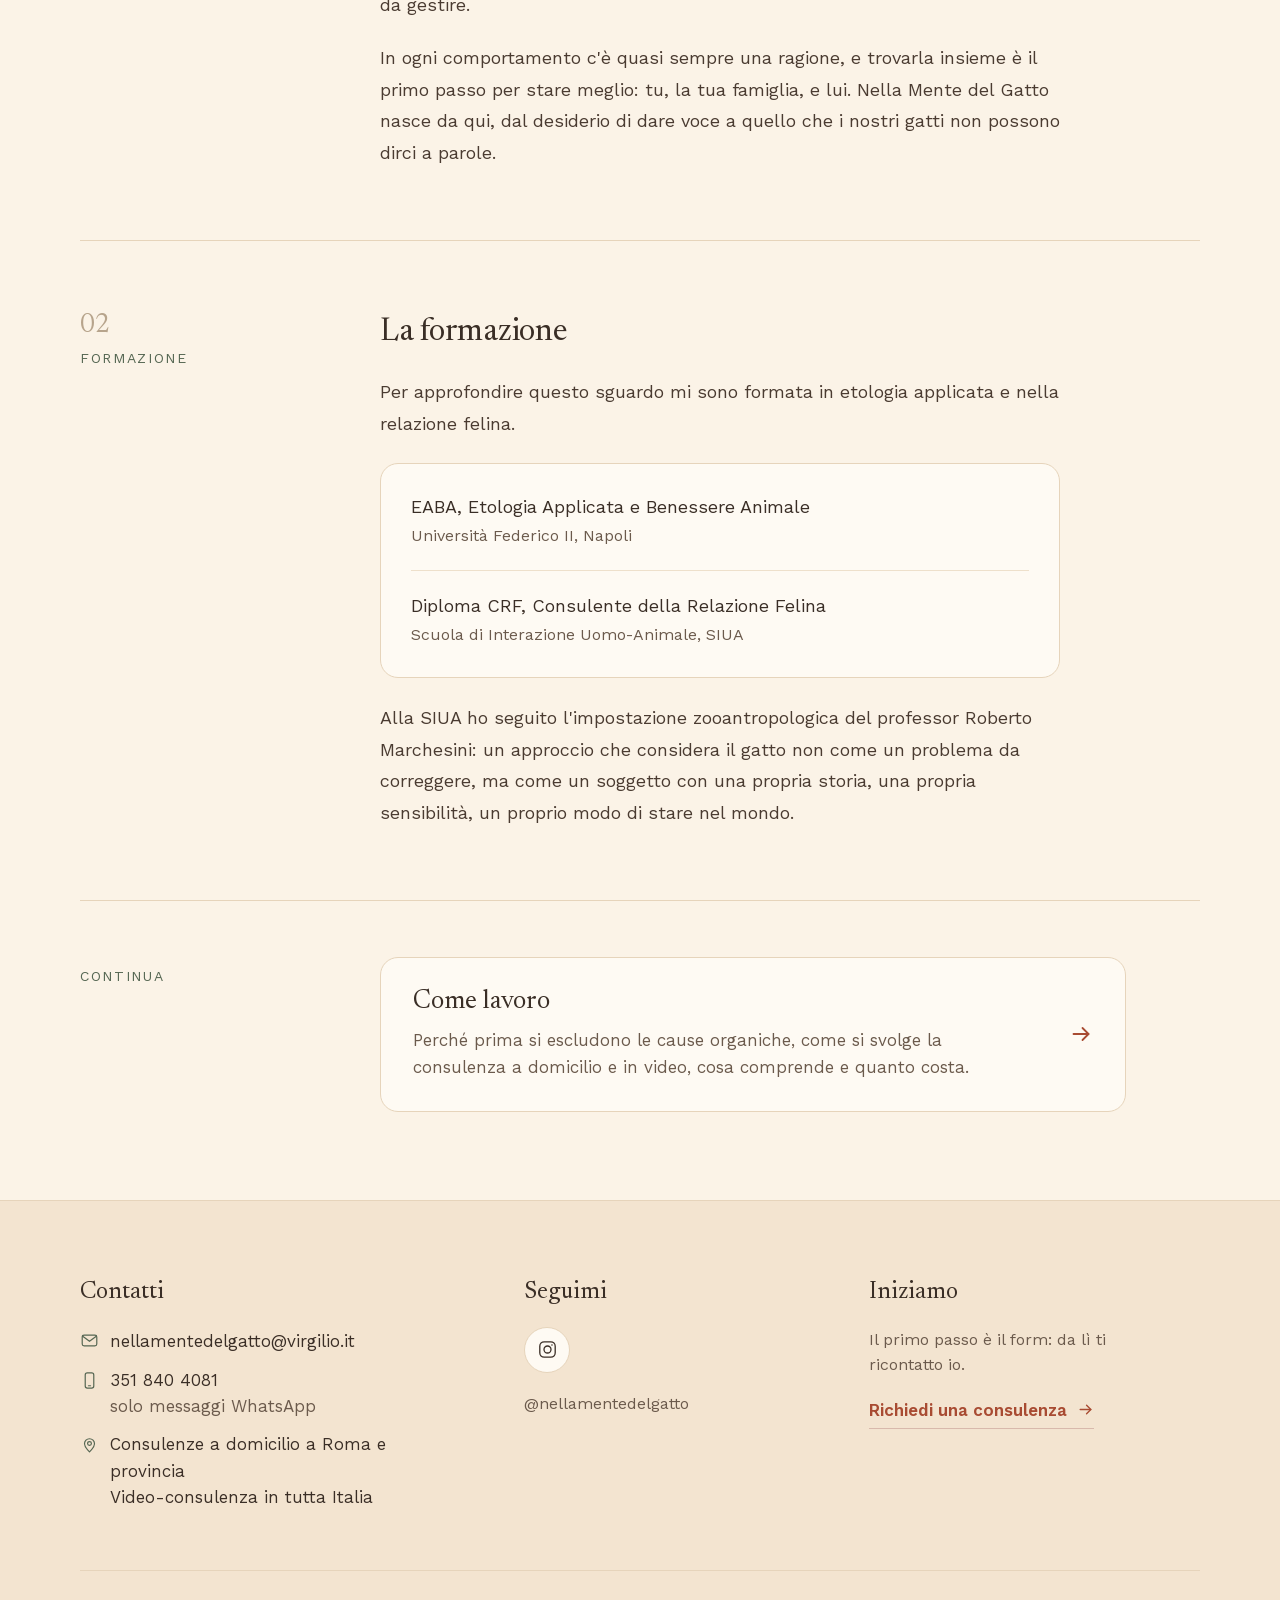
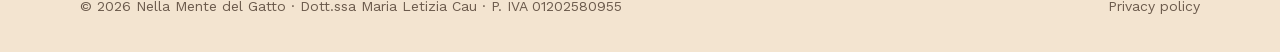
<file: public/chi-sono.html>
<!doctype html>
<html lang="it">
<head>
<meta charset="utf-8">
<meta name="viewport" content="width=device-width, initial-scale=1">
<title>Chi sono · Nella Mente del Gatto</title>
<meta name="description" content="Dott.ssa Maria Letizia Cau, medico veterinario esperto in comportamento felino. Consulenze a domicilio a Roma e in video-chiamata in tutta Italia.">
<link rel="icon" href="assets/img/logo-gatto.png">
<link rel="stylesheet" href="assets/css/style.css">
<script src="assets/js/main.js" defer></script>
</head>
<body class="pagina-chi-sono">
<div class="v-desk">
<div class="chi-sono">
<div class="chi-sono__div">

  <header class="header">
    <div class="header__div">

      <a href="./" class="brand header__a" aria-label="Nella Mente del Gatto, torna alla home">
        <img src="assets/img/logo-gatto.png" alt="Nella Mente del Gatto" class="header__img">
        <div class="header__div-2">
          <span class="header__span">Nella Mente del Gatto</span>
          <span class="header__span-2">Medicina comportamentale del gatto</span>
        </div>
      </a>

      <nav class="header__nav">
        <a href="./" class="header__a-2">Home</a>
        <a href="chi-sono" aria-current="page" class="header__a-3">Chi sono</a>
        <a href="come-lavoro" class="header__a-2">Come lavoro</a>
        <a href="#contatti" class="header__a-2">Contatti</a>
      </nav>

    </div>
  </header>

  <section class="chi-sono-apertura">
    <div class="chi-sono-apertura__div">

      <img src="assets/img/foto-dottoressa.jpg" alt="La dottoressa Maria Letizia Cau seduta nel chiostro della Federico II, con la corona d'alloro e la tesi della scuola di specializzazione in etologia applicata e benessere animale" class="chi-sono-apertura__img">

      <div class="chi-sono-apertura__div-2">

        <div class="chi-sono-apertura__div-3">
          <span class="chi-sono-apertura__span"></span>
          <span class="chi-sono-apertura__span-2">Chi sono</span>
        </div>

        <h1 class="chi-sono-apertura__h1">Dott.ssa Maria Letizia Cau</h1>

        <ul class="chi-sono-apertura__ul">
          <li class="chi-sono-apertura__li">
            <span class="chi-sono-apertura__span-3">Professione</span>
            <span>Medico Veterinario</span>
          </li>
          <li class="chi-sono-apertura__li">
            <span class="chi-sono-apertura__span-3">Iscrizione</span>
            <span>Ordine dei Medici Veterinari di Roma, n. 2873</span>
          </li>
          <li class="chi-sono-apertura__li">
            <span class="chi-sono-apertura__span-3">Formazione</span>
            <span>Etologia applicata e benessere animale, Consulente della relazione felina SIUA</span>
          </li>
          <li class="chi-sono-apertura__li">
            <span class="chi-sono-apertura__span-3">Dove ricevo</span>
            <span>A domicilio a Roma e provincia, in video-chiamata in tutta Italia</span>
          </li>
        </ul>

        <p class="chi-sono-apertura__p">Faccio il medico veterinario da oltre dieci anni. Ho cominciato dalla medicina interna, e visita dopo visita ho imparato una cosa che nessun manuale mi aveva insegnato davvero: non si cura mai solo quello che si vede.</p>

      </div>

    </div>
  </section>

  <section id="percorso" class="chi-sono-percorso">
    <div class="chi-sono-percorso__div">

      <div class="chi-sono-percorso__div-2">
        <span class="chi-sono-percorso__span">01</span>
        <span class="chi-sono-percorso__span-2">Percorso</span>
      </div>

      <div class="chi-sono-percorso__div-3">
        <h2 class="chi-sono-percorso__h2">Il percorso</h2>
        <p class="chi-sono-percorso__p">Dietro ogni sintomo, ogni resistenza a farsi visitare, ogni difficoltà nella convivenza tra gatto e famiglia o tra gatto e gatto, c'è una mente che sta comunicando qualcosa.</p>
        <p class="chi-sono-percorso__p">Sono questi dieci anni di clinica, fatti di attenzione ai pazienti e di ascolto dei proprietari, ad avermi portata a guardare l'animale a 360 gradi. L'aspetto psicologico ed emotivo non è un dettaglio accessorio: è il punto di partenza per capire cosa sta succedendo.</p>
        <p class="chi-sono-percorso__p">Osservare e aiutare il proprietario a interpretare è da sempre la parte del mio lavoro che amo di più. Il modo in cui un gatto si muove in una stanza, il tempo che impiega ad avvicinarsi, la postura che assume, sono frammenti di un linguaggio che, se si impara ad ascoltarlo, racconta molto più di quanto un esame clinico da solo possa dire.</p>
        <p class="chi-sono-percorso__p">Oggi il mio lavoro nasce dall'incontro di due anime: la solidità clinica di chi ha visto tanti pazienti, e la sensibilità etologica di chi sa che ogni comportamento ha un senso, anche quando fa male vederlo o è difficile da gestire.</p>
        <p class="chi-sono-percorso__p">In ogni comportamento c'è quasi sempre una ragione, e trovarla insieme è il primo passo per stare meglio: tu, la tua famiglia, e lui. Nella Mente del Gatto nasce da qui, dal desiderio di dare voce a quello che i nostri gatti non possono dirci a parole.</p>
      </div>

    </div>
  </section>

  <section id="formazione" class="chi-sono-formazione">
    <div class="chi-sono-formazione__div">

      <div class="chi-sono-formazione__div-2">
        <span class="chi-sono-formazione__span">02</span>
        <span class="chi-sono-formazione__span-2">Formazione</span>
      </div>

      <div class="chi-sono-formazione__div-3">
        <h2 class="chi-sono-formazione__h2">La formazione</h2>
        <p class="chi-sono-formazione__p">Per approfondire questo sguardo mi sono formata in etologia applicata e nella relazione felina.</p>

        <ul class="chi-sono-formazione__ul">
          <li class="chi-sono-formazione__li">
            <span class="chi-sono-formazione__span-3">EABA, Etologia Applicata e Benessere Animale</span>
            <span class="chi-sono-formazione__span-4">Università Federico II, Napoli</span>
          </li>
          <li class="chi-sono-formazione__li-2">
            <span class="chi-sono-formazione__span-3">Diploma CRF, Consulente della Relazione Felina</span>
            <span class="chi-sono-formazione__span-4">Scuola di Interazione Uomo-Animale, SIUA</span>
          </li>
        </ul>

        <p class="chi-sono-formazione__p">Alla SIUA ho seguito l'impostazione zooantropologica del professor Roberto Marchesini: un approccio che considera il gatto non come un problema da correggere, ma come un soggetto con una propria storia, una propria sensibilità, un proprio modo di stare nel mondo.</p>
      </div>

    </div>
  </section>

  <section class="chi-sono-continua">
    <div class="chi-sono-continua__div">
      <span class="chi-sono-continua__span">Continua</span>
      <a href="come-lavoro" class="chi-sono-continua__a">
        <span class="chi-sono-continua__span-2">
          <span class="chi-sono-continua__span-3">Come lavoro</span>
          <span class="chi-sono-continua__span-4">Perché prima si escludono le cause organiche, come si svolge la consulenza a domicilio e in video, cosa comprende e quanto costa.</span>
        </span>
        <svg width="24" height="24" viewBox="0 0 24 24" fill="none" stroke="#A84B32" stroke-width="1.8" stroke-linecap="round" stroke-linejoin="round" class="chi-sono-continua__svg" aria-hidden="true"><path d="M4.5 12h15"/><path d="M13.5 6l6 6-6 6"/></svg>
      </a>
    </div>
  </section>

</div>

  <footer id="contatti" class="footer">
    <div class="footer__div">

      <div class="footer__div-2">

        <div class="footer__div-3">
          <h3 class="footer__h3">Contatti</h3>
          <ul class="footer__ul">
            <li class="footer__li">
              <svg width="19" height="19" viewBox="0 0 24 24" fill="none" stroke="#556652" stroke-width="1.5" stroke-linecap="round" stroke-linejoin="round" class="footer__svg" aria-hidden="true"><rect x="2.8" y="5.2" width="18.4" height="13.6" rx="2.4"/><path d="M3.4 6.6 12 13l8.6-6.4"/></svg>
              <a href="mailto:nellamentedelgatto@virgilio.it" class="footer__a">nellamentedelgatto@virgilio.it</a>
            </li>
            <li class="footer__li-2">
              <svg width="19" height="19" viewBox="0 0 24 24" fill="none" stroke="#556652" stroke-width="1.5" stroke-linecap="round" stroke-linejoin="round" class="footer__svg-2" aria-hidden="true"><rect x="6.6" y="2.4" width="10.8" height="19.2" rx="2.6"/><path d="M10.7 18.6h2.6"/></svg>
              <span>351 840 4081<br><span class="footer__span">solo messaggi WhatsApp</span></span>
            </li>
            <li class="footer__li-2">
              <svg width="19" height="19" viewBox="0 0 24 24" fill="none" stroke="#556652" stroke-width="1.5" stroke-linecap="round" stroke-linejoin="round" class="footer__svg-2" aria-hidden="true"><path d="M12 21.4c4.2-4.4 6.3-7.8 6.3-10.4a6.3 6.3 0 0 0-12.6 0c0 2.6 2.1 6 6.3 10.4Z"/><circle cx="12" cy="10.8" r="2.4"/></svg>
              <span>Consulenze a domicilio a Roma e provincia<br>Video-consulenza in tutta Italia</span>
            </li>
          </ul>
        </div>

        <div class="footer__div-3">
          <h3 class="footer__h3">Seguimi</h3>
          <a href="https://instagram.com/nellamentedelgatto" aria-label="Instagram @nellamentedelgatto" class="footer__a-2">
            <span class="footer__span-2">
              <svg width="21" height="21" viewBox="0 0 24 24" fill="none" stroke="#3A2E26" stroke-width="1.5" stroke-linecap="round" stroke-linejoin="round" aria-hidden="true"><rect x="3.2" y="3.2" width="17.6" height="17.6" rx="5"/><circle cx="12" cy="12" r="4"/><circle cx="17.1" cy="6.9" r=".9" fill="#3A2E26" stroke="none"/></svg>
            </span>
            <span>@nellamentedelgatto</span>
          </a>
        </div>

        <div class="footer__div-4">
          <h3 class="footer__h3">Iniziamo</h3>
          <p class="footer__p">Il primo passo è il form: da lì ti ricontatto io.</p>
          <a href="https://docs.google.com/forms/d/e/1FAIpQLSdXzBpTaCmqkemkIKtonIgQlfMpeAtrmqudylwZAM1-Fb1tOw/viewform" target="_blank" rel="noopener" class="footer__a-3">
            Richiedi una consulenza
            <svg width="17" height="17" viewBox="0 0 24 24" fill="none" stroke="#A84B32" stroke-width="1.9" stroke-linecap="round" stroke-linejoin="round" aria-hidden="true"><path d="M4.5 12h15"/><path d="M13.5 6l6 6-6 6"/></svg>
          </a>
        </div>

      </div>

      <div class="footer__div-5">
        <span class="footer__span-3">© 2026 Nella Mente del Gatto · Dott.ssa Maria Letizia Cau · P. IVA 01202580955</span>
        <a href="privacy" class="footer__a-4">Privacy policy</a>
      </div>

    </div>
  </footer>

</div>
</div>
<div class="v-mob">
<div class="m-chi-sono">
<div class="m-chi-sono__div">

  <header class="m-header">
    <div class="m-header__div">

      <a href="./" class="brand m-header__a" aria-label="Nella Mente del Gatto, torna alla home">
        <img src="assets/img/logo-gatto.png" alt="Nella Mente del Gatto" class="m-header__img">
        <span class="m-header__span">Nella Mente<br>del Gatto</span>
      </a>

      <button class="menu-toggle m-header__button" aria-label="Apri il menu" aria-expanded="false" aria-controls="m-menu">
        <svg width="22" height="22" viewBox="0 0 24 24" fill="none" stroke="#3A2E26" stroke-width="1.7" stroke-linecap="round" aria-hidden="true"><path d="M4 7.5h16"/><path d="M4 12h16"/><path d="M4 16.5h16"/></svg>
      </button>

    </div>
    <nav class="menu-mobile" id="m-menu" hidden><a href="./">Home</a><a href="chi-sono" aria-current="page" class="is-active">Chi sono</a><a href="come-lavoro">Come lavoro</a><a href="#m-contatti">Contatti</a></nav>
  </header>

  <section class="m-chi-sono-apertura">

    <div class="m-chi-sono-apertura__div">
      <span class="m-chi-sono-apertura__span"></span>
      <span class="m-chi-sono-apertura__span-2">Chi sono</span>
    </div>

    <h1 class="m-chi-sono-apertura__h1">Dott.ssa Maria Letizia Cau</h1>

    <img src="assets/img/foto-dottoressa.jpg" alt="La dottoressa Maria Letizia Cau seduta nel chiostro della Federico II, con la corona d'alloro e la tesi della scuola di specializzazione in etologia applicata e benessere animale" class="m-chi-sono-apertura__img">

    <ul class="m-chi-sono-apertura__ul">
      <li class="m-chi-sono-apertura__li">
        <span class="m-chi-sono-apertura__span-3">Professione</span>
        <span class="m-chi-sono-apertura__span-4">Medico Veterinario</span>
      </li>
      <li class="m-chi-sono-apertura__li">
        <span class="m-chi-sono-apertura__span-3">Iscrizione</span>
        <span class="m-chi-sono-apertura__span-4">Ordine dei Medici Veterinari di Roma, n. 2873</span>
      </li>
      <li class="m-chi-sono-apertura__li">
        <span class="m-chi-sono-apertura__span-3">Formazione</span>
        <span class="m-chi-sono-apertura__span-4">Etologia applicata e benessere animale, Consulente della relazione felina SIUA</span>
      </li>
      <li class="m-chi-sono-apertura__li">
        <span class="m-chi-sono-apertura__span-3">Dove ricevo</span>
        <span class="m-chi-sono-apertura__span-4">A domicilio a Roma e provincia, in video-chiamata in tutta Italia</span>
      </li>
    </ul>

    <p class="m-chi-sono-apertura__p">Faccio il medico veterinario da oltre dieci anni. Ho cominciato dalla medicina interna, e visita dopo visita ho imparato una cosa che nessun manuale mi aveva insegnato davvero: non si cura mai solo quello che si vede.</p>

  </section>

  <section id="m-percorso" class="m-chi-sono-percorso">
    <div class="m-chi-sono-percorso__div">
      <span class="m-chi-sono-percorso__span">01</span>
      <span class="m-chi-sono-percorso__span-2">Percorso</span>
    </div>
    <h2 class="m-chi-sono-percorso__h2">Il percorso</h2>
    <p class="m-chi-sono-percorso__p">Dietro ogni sintomo, ogni resistenza a farsi visitare, ogni difficoltà nella convivenza tra gatto e famiglia o tra gatto e gatto, c'è una mente che sta comunicando qualcosa.</p>
    <p class="m-chi-sono-percorso__p">Sono questi dieci anni di clinica, fatti di attenzione ai pazienti e di ascolto dei proprietari, ad avermi portata a guardare l'animale a 360 gradi. L'aspetto psicologico ed emotivo non è un dettaglio accessorio: è il punto di partenza per capire cosa sta succedendo.</p>
    <p class="m-chi-sono-percorso__p">Osservare e aiutare il proprietario a interpretare è da sempre la parte del mio lavoro che amo di più. Il modo in cui un gatto si muove in una stanza, il tempo che impiega ad avvicinarsi, la postura che assume, sono frammenti di un linguaggio che, se si impara ad ascoltarlo, racconta molto più di quanto un esame clinico da solo possa dire.</p>
    <p class="m-chi-sono-percorso__p">Oggi il mio lavoro nasce dall'incontro di due anime: la solidità clinica di chi ha visto tanti pazienti, e la sensibilità etologica di chi sa che ogni comportamento ha un senso, anche quando fa male vederlo o è difficile da gestire.</p>
    <p class="m-chi-sono-percorso__p">In ogni comportamento c'è quasi sempre una ragione, e trovarla insieme è il primo passo per stare meglio: tu, la tua famiglia, e lui. Nella Mente del Gatto nasce da qui, dal desiderio di dare voce a quello che i nostri gatti non possono dirci a parole.</p>
  </section>

  <section id="m-formazione" class="m-chi-sono-formazione">
    <div class="m-chi-sono-formazione__div">
      <div class="m-chi-sono-formazione__div-2">
        <span class="m-chi-sono-formazione__span">02</span>
        <span class="m-chi-sono-formazione__span-2">Formazione</span>
      </div>
      <h2 class="m-chi-sono-formazione__h2">La formazione</h2>
      <p class="m-chi-sono-formazione__p">Per approfondire questo sguardo mi sono formata in etologia applicata e nella relazione felina.</p>

      <ul class="m-chi-sono-formazione__ul">
        <li class="m-chi-sono-formazione__li">
          <span class="m-chi-sono-formazione__span-3">EABA, Etologia Applicata e Benessere Animale</span>
          <span class="m-chi-sono-formazione__span-4">Università Federico II, Napoli</span>
        </li>
        <li class="m-chi-sono-formazione__li-2">
          <span class="m-chi-sono-formazione__span-3">Diploma CRF, Consulente della Relazione Felina</span>
          <span class="m-chi-sono-formazione__span-4">Scuola di Interazione Uomo-Animale, SIUA</span>
        </li>
      </ul>

      <p class="m-chi-sono-formazione__p">Alla SIUA ho seguito l'impostazione zooantropologica del professor Roberto Marchesini: un approccio che considera il gatto non come un problema da correggere, ma come un soggetto con una propria storia, una propria sensibilità, un proprio modo di stare nel mondo.</p>
    </div>
  </section>

  <section class="m-chi-sono-continua">
    <div class="m-chi-sono-continua__div">
      <span class="m-chi-sono-continua__span">Continua</span>
      <a href="come-lavoro" class="m-chi-sono-continua__a">
        <span class="m-chi-sono-continua__span-2">Come lavoro</span>
        <span class="m-chi-sono-continua__span-3">Perché prima si escludono le cause organiche, come si svolge la consulenza a domicilio e in video, cosa comprende e quanto costa.</span>
        <span class="m-chi-sono-continua__span-4">
          Vai alla pagina
          <svg width="17" height="17" viewBox="0 0 24 24" fill="none" stroke="#A84B32" stroke-width="1.9" stroke-linecap="round" stroke-linejoin="round" aria-hidden="true"><path d="M4.5 12h15"/><path d="M13.5 6l6 6-6 6"/></svg>
        </span>
      </a>
    </div>
  </section>

</div>

  <footer id="m-contatti" class="m-footer">

    <div class="m-footer__div">

      <div class="m-footer__div-2">
        <h3 class="m-footer__h3">Contatti</h3>
        <ul class="m-footer__ul">
          <li class="m-footer__li">
            <svg width="19" height="19" viewBox="0 0 24 24" fill="none" stroke="#556652" stroke-width="1.5" stroke-linecap="round" stroke-linejoin="round" class="m-footer__svg" aria-hidden="true"><rect x="2.8" y="5.2" width="18.4" height="13.6" rx="2.4"/><path d="M3.4 6.6 12 13l8.6-6.4"/></svg>
            <a href="mailto:nellamentedelgatto@virgilio.it" class="m-footer__a">nellamentedelgatto@virgilio.it</a>
          </li>
          <li class="m-footer__li-2">
            <svg width="19" height="19" viewBox="0 0 24 24" fill="none" stroke="#556652" stroke-width="1.5" stroke-linecap="round" stroke-linejoin="round" class="m-footer__svg-2" aria-hidden="true"><rect x="6.6" y="2.4" width="10.8" height="19.2" rx="2.6"/><path d="M10.7 18.6h2.6"/></svg>
            <span>351 840 4081<br><span class="m-footer__span">solo messaggi WhatsApp</span></span>
          </li>
          <li class="m-footer__li-2">
            <svg width="19" height="19" viewBox="0 0 24 24" fill="none" stroke="#556652" stroke-width="1.5" stroke-linecap="round" stroke-linejoin="round" class="m-footer__svg-2" aria-hidden="true"><path d="M12 21.4c4.2-4.4 6.3-7.8 6.3-10.4a6.3 6.3 0 0 0-12.6 0c0 2.6 2.1 6 6.3 10.4Z"/><circle cx="12" cy="10.8" r="2.4"/></svg>
            <span>Consulenze a domicilio a Roma e provincia<br>Video-consulenza in tutta Italia</span>
          </li>
        </ul>
      </div>

      <div class="m-footer__div-3">
        <h3 class="m-footer__h3">Seguimi</h3>
        <a href="https://instagram.com/nellamentedelgatto" aria-label="Instagram @nellamentedelgatto" class="m-footer__a-2">
          <span class="m-footer__span-2">
            <svg width="22" height="22" viewBox="0 0 24 24" fill="none" stroke="#3A2E26" stroke-width="1.5" stroke-linecap="round" stroke-linejoin="round" aria-hidden="true"><rect x="3.2" y="3.2" width="17.6" height="17.6" rx="5"/><circle cx="12" cy="12" r="4"/><circle cx="17.1" cy="6.9" r=".9" fill="#3A2E26" stroke="none"/></svg>
          </span>
          <span>@nellamentedelgatto</span>
        </a>
      </div>

      <div class="m-footer__div-4">
        <h3 class="m-footer__h3">Iniziamo</h3>
        <p class="m-footer__p">Il primo passo è il form: da lì ti ricontatto io.</p>
        <a href="https://docs.google.com/forms/d/e/1FAIpQLSdXzBpTaCmqkemkIKtonIgQlfMpeAtrmqudylwZAM1-Fb1tOw/viewform" target="_blank" rel="noopener" class="m-footer__a-3">
          Richiedi una consulenza
          <svg width="17" height="17" viewBox="0 0 24 24" fill="none" stroke="#A84B32" stroke-width="1.9" stroke-linecap="round" stroke-linejoin="round" aria-hidden="true"><path d="M4.5 12h15"/><path d="M13.5 6l6 6-6 6"/></svg>
        </a>
      </div>

    </div>

    <div class="m-footer__div-5">
      <span class="m-footer__span-3">© 2026 Nella Mente del Gatto · Dott.ssa Maria Letizia Cau · P. IVA 01202580955</span>
      <a href="privacy" class="m-footer__a-4">Privacy policy</a>
    </div>

  </footer>

</div>
</div>
</body>
</html>
</file>
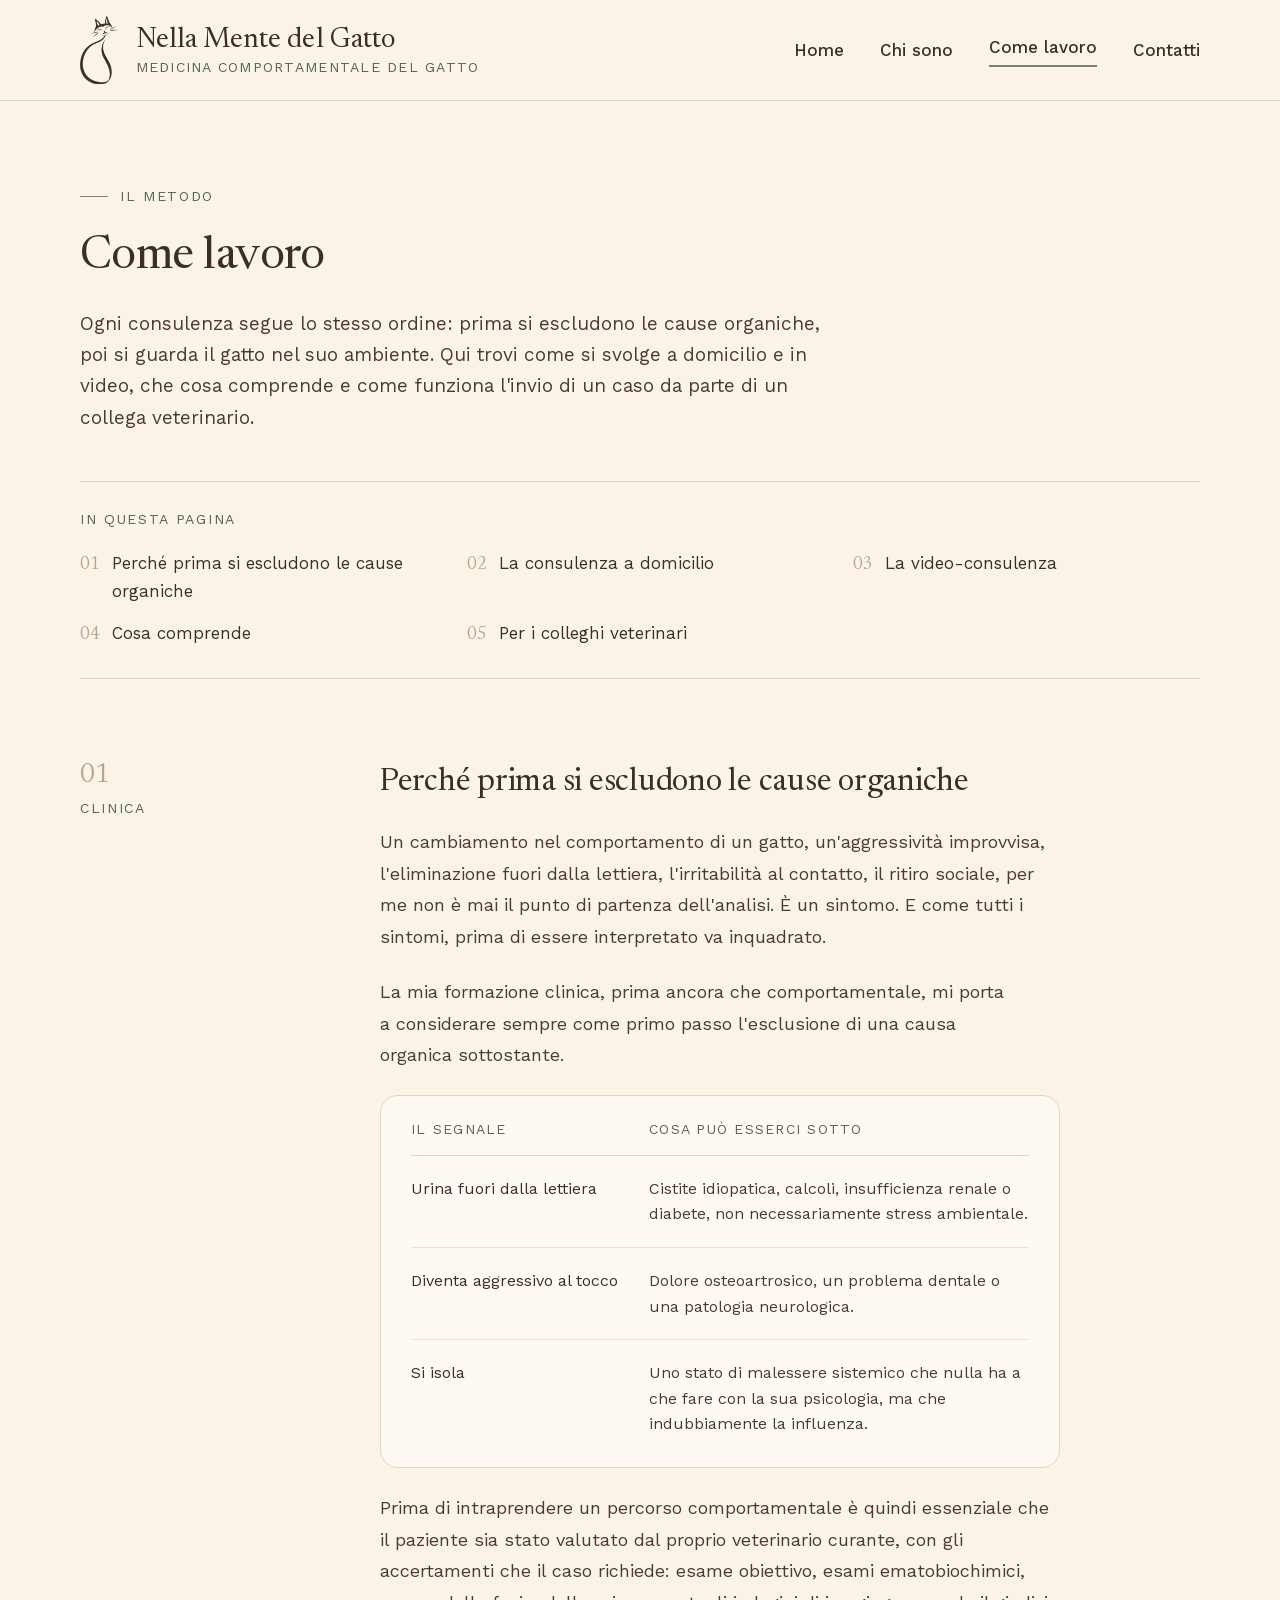
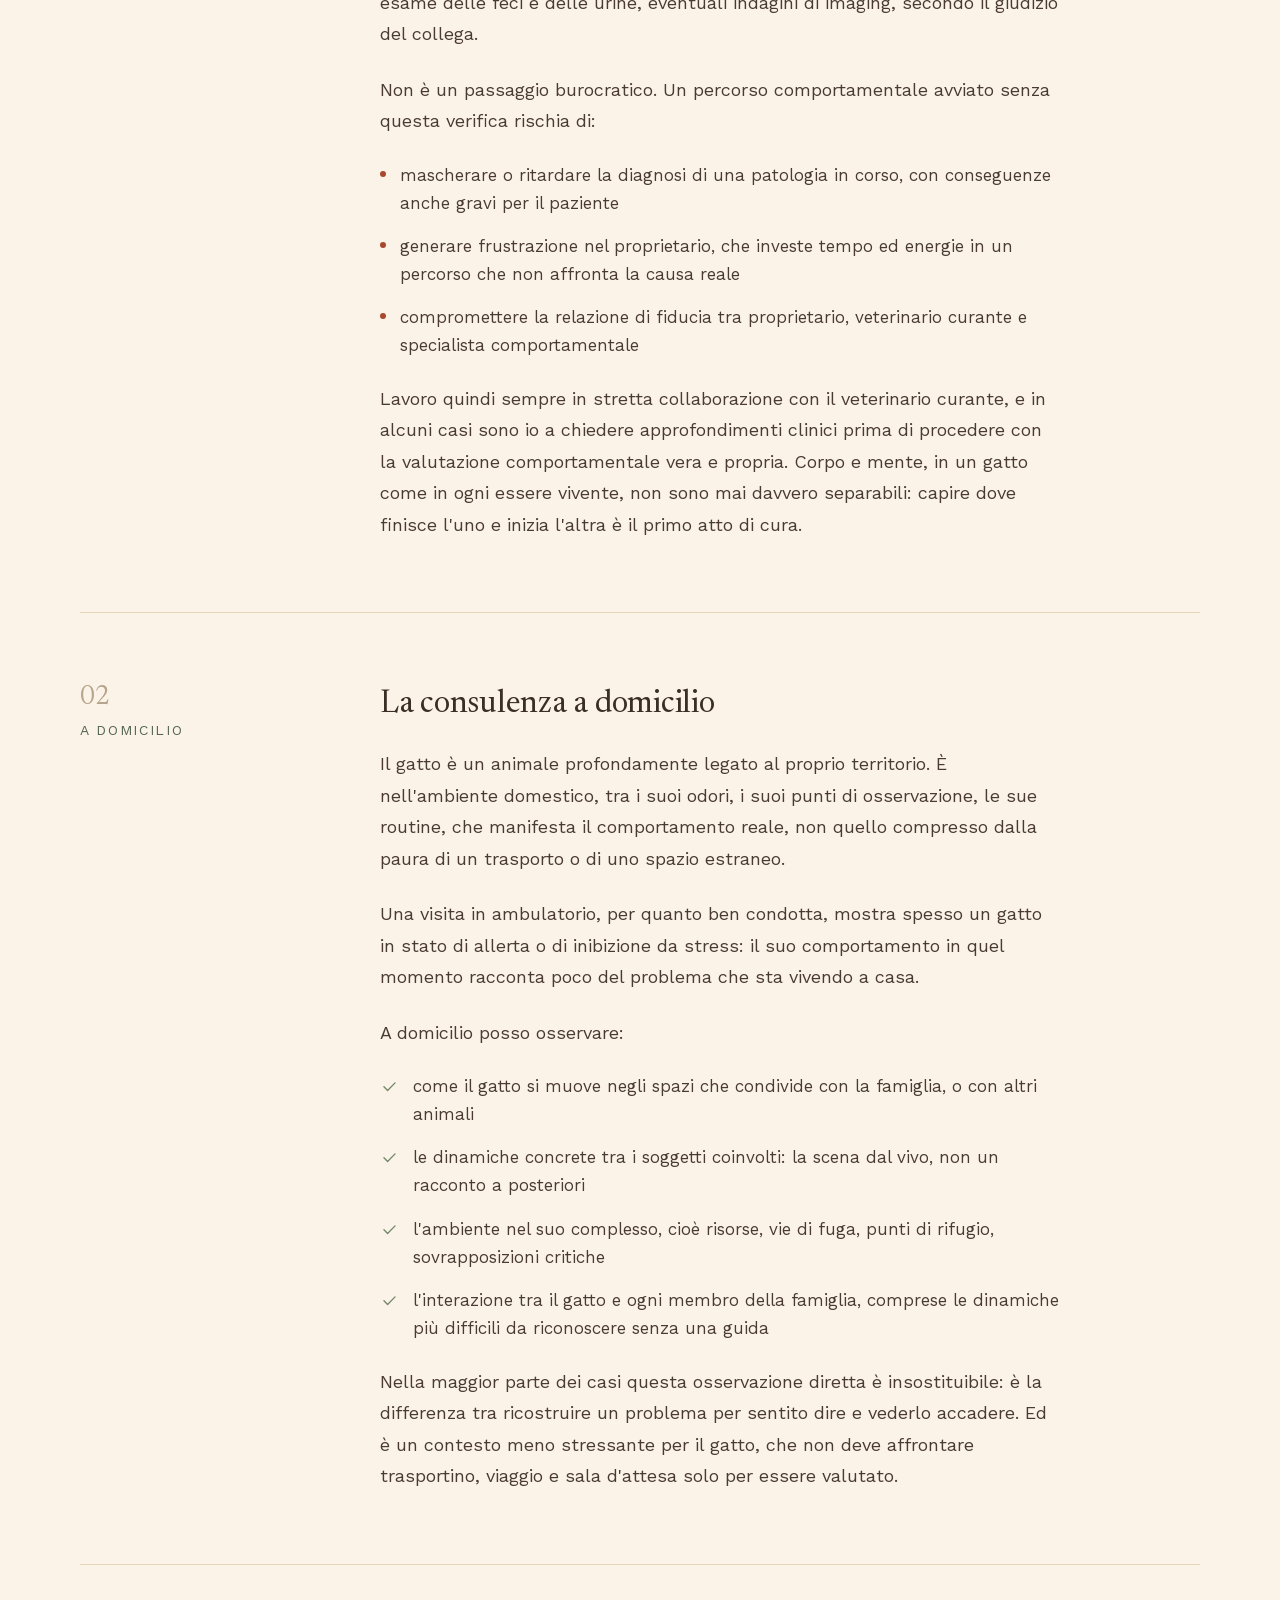
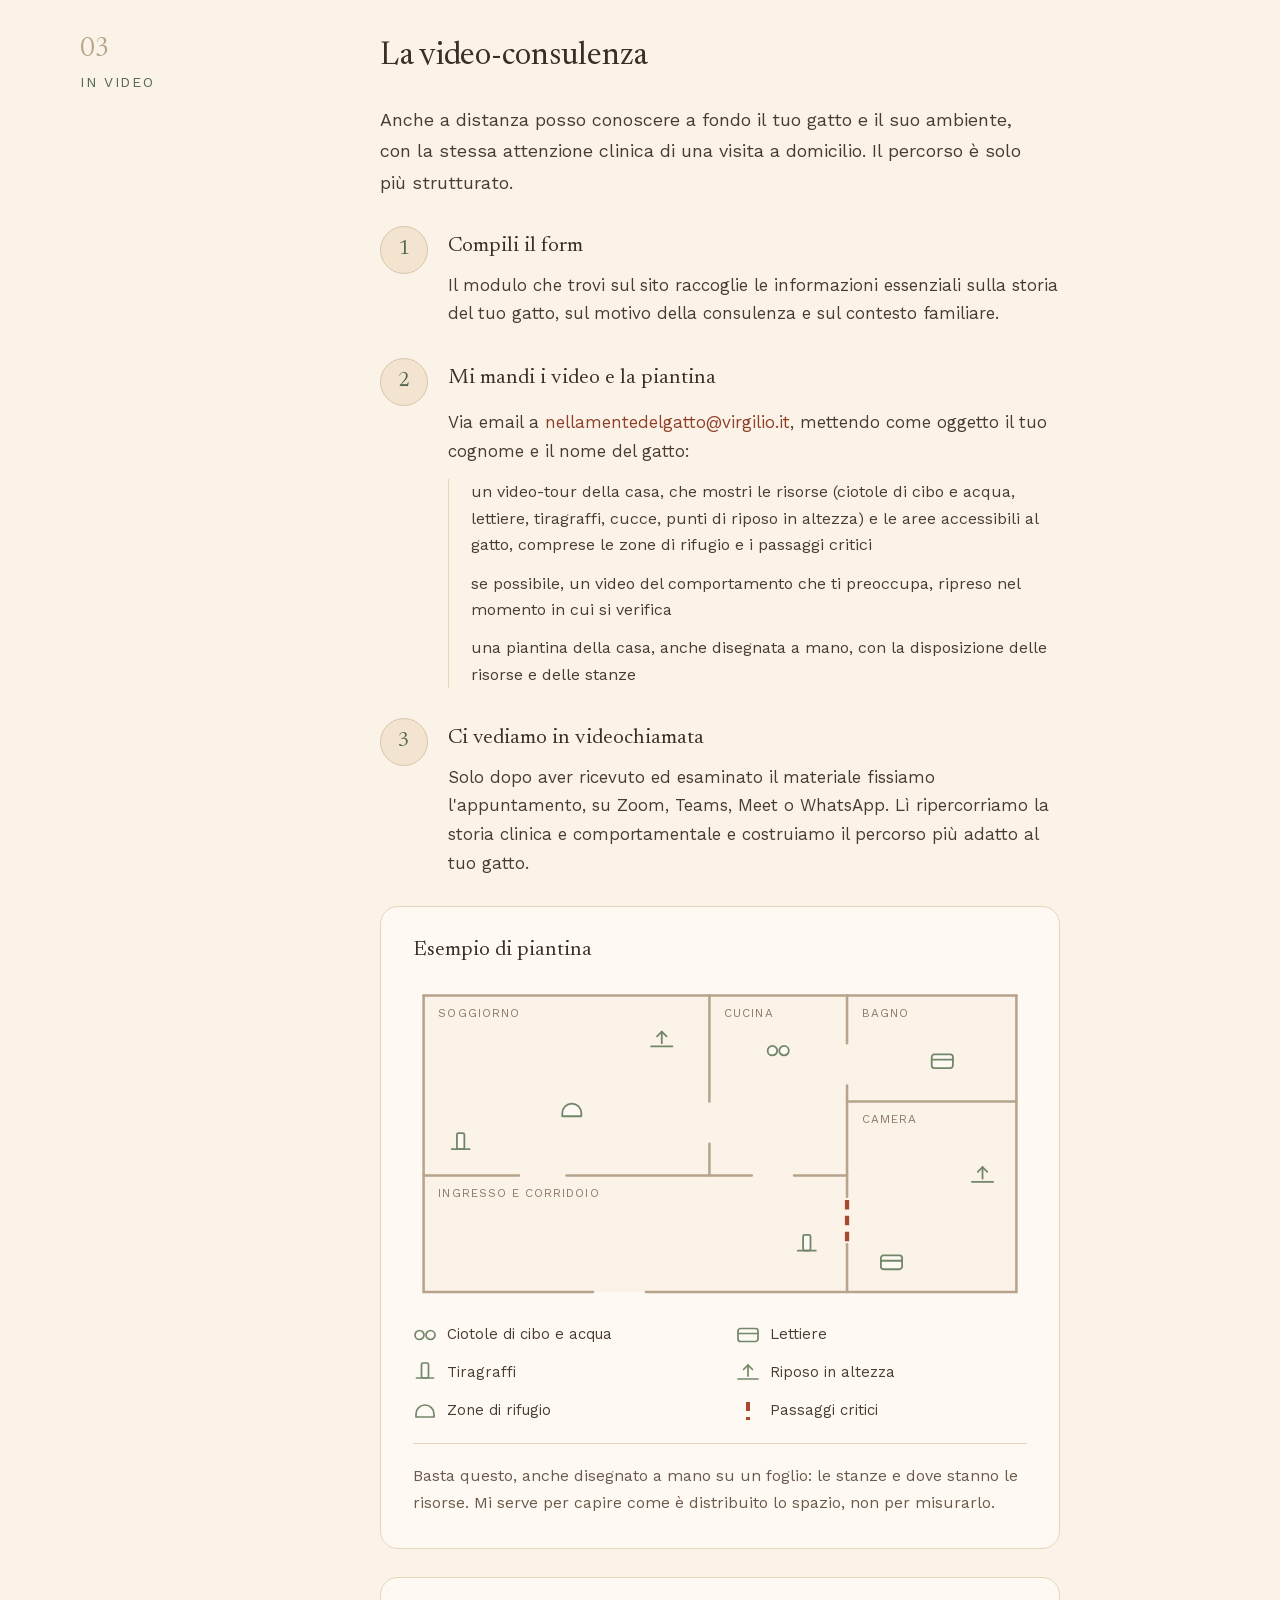
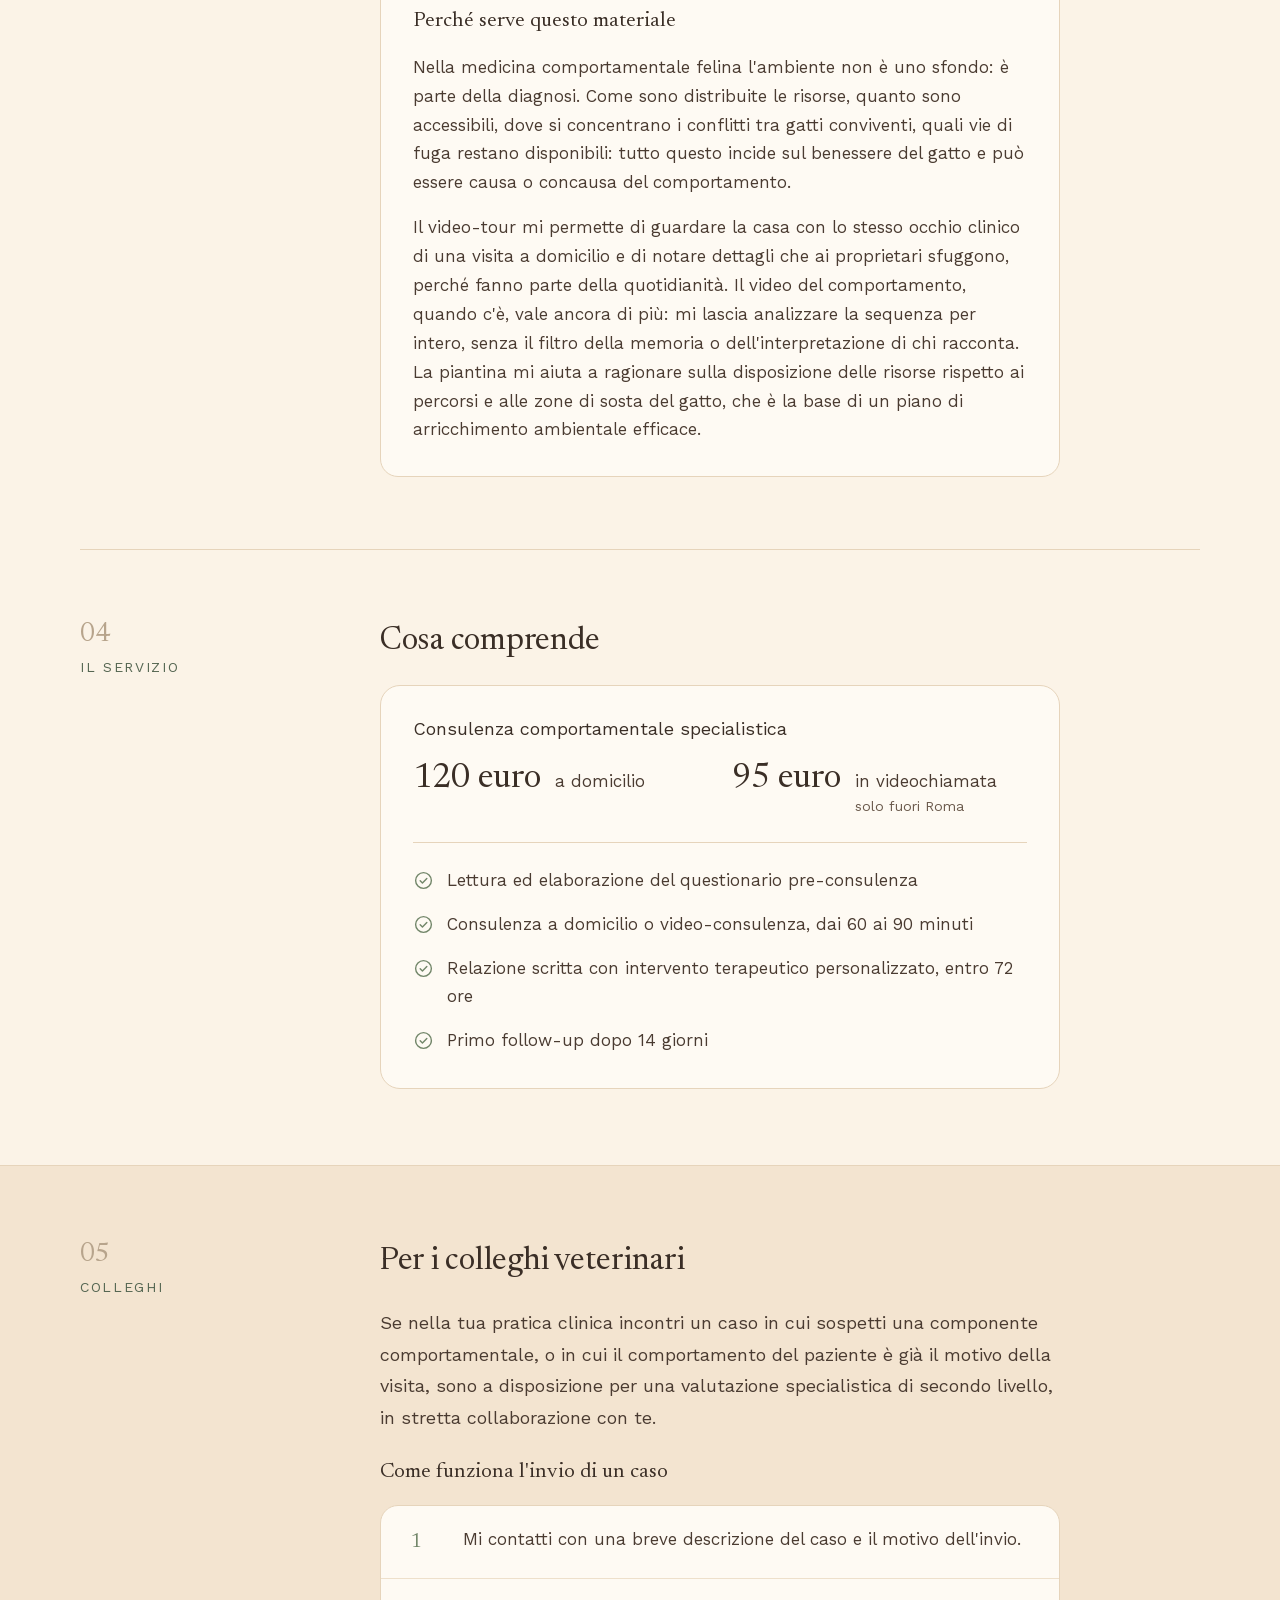
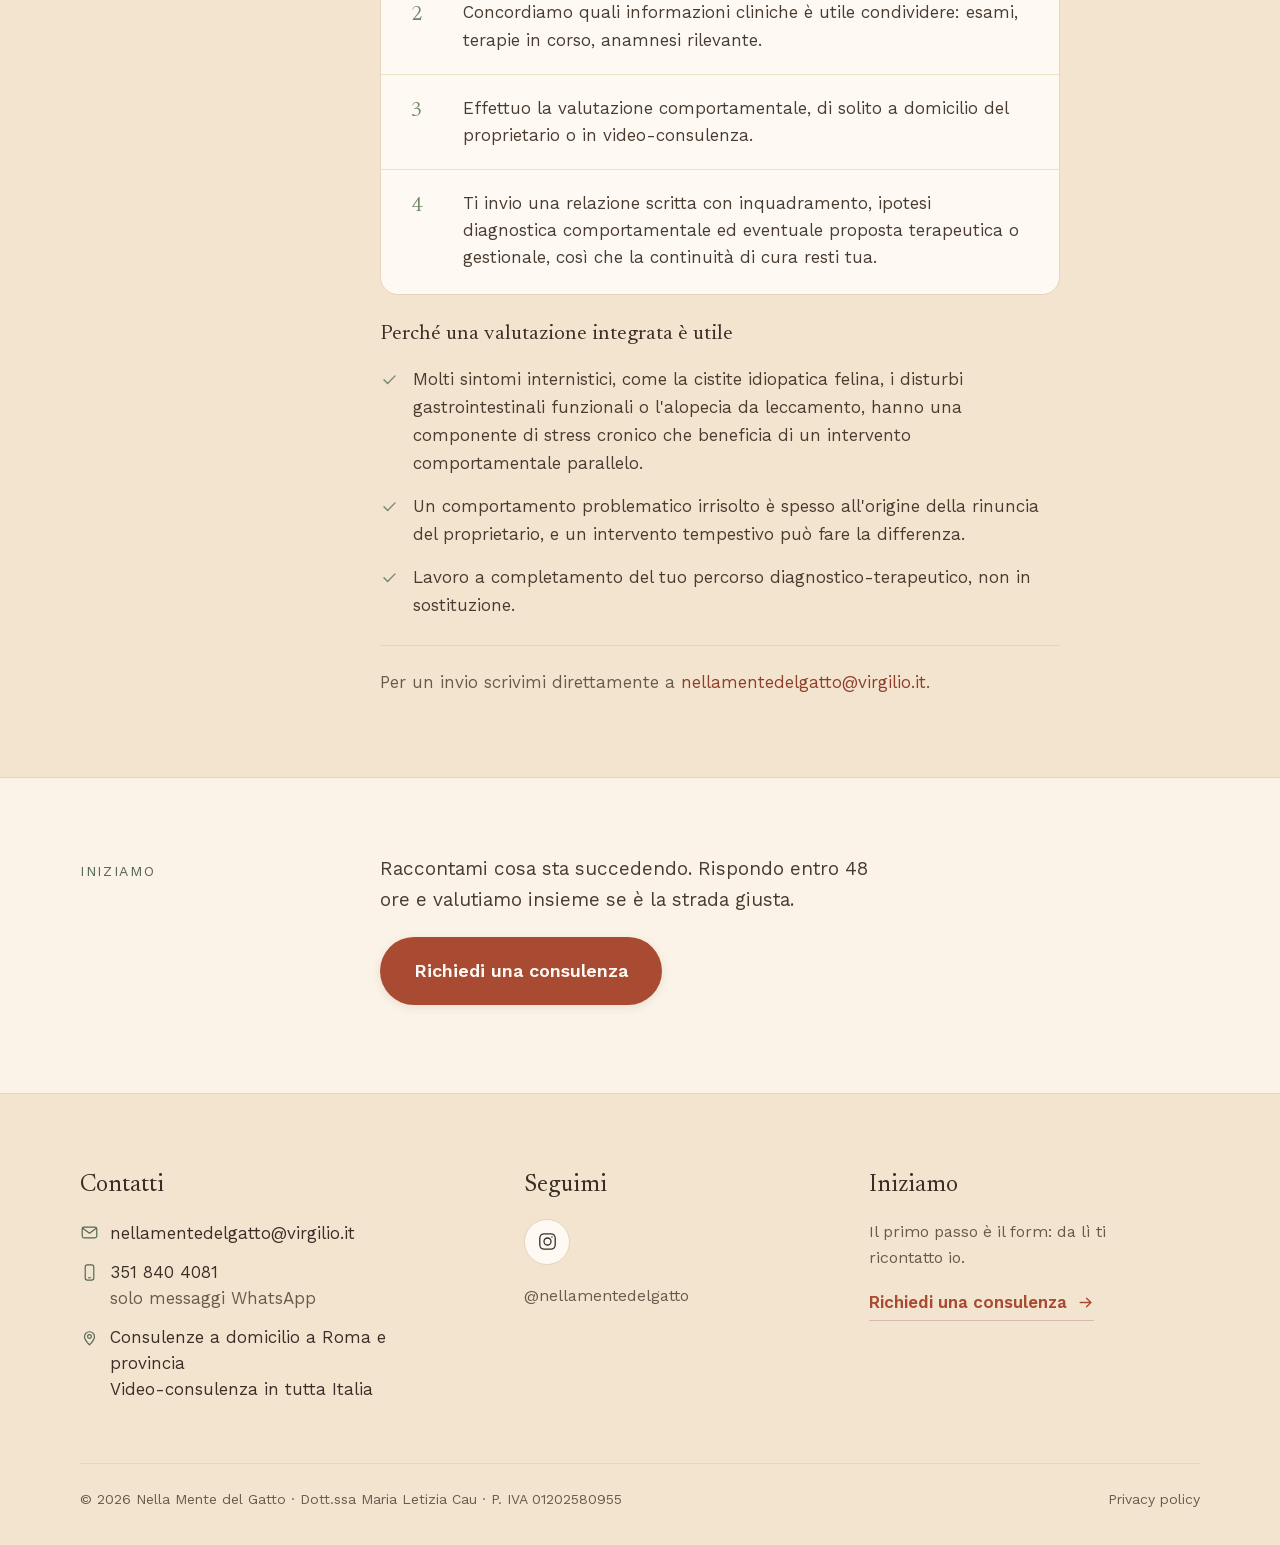
<file: public/come-lavoro.html>
<!doctype html>
<html lang="it">
<head>
<meta charset="utf-8">
<meta name="viewport" content="width=device-width, initial-scale=1">
<title>Come lavoro · Nella Mente del Gatto</title>
<meta name="description" content="Dott.ssa Maria Letizia Cau, medico veterinario esperto in comportamento felino. Consulenze a domicilio a Roma e in video-chiamata in tutta Italia.">
<link rel="icon" href="assets/img/logo-gatto.png">
<link rel="stylesheet" href="assets/css/style.css">
<script src="assets/js/main.js" defer></script>
</head>
<body class="pagina-come-lavoro">
<div class="v-desk">
<div class="come-lavoro">
<div class="come-lavoro__div">

  <header class="header">
    <div class="header__div">

      <a href="./" class="brand header__a" aria-label="Nella Mente del Gatto, torna alla home">
        <img src="assets/img/logo-gatto.png" alt="Nella Mente del Gatto" class="header__img">
        <div class="header__div-2">
          <span class="header__span">Nella Mente del Gatto</span>
          <span class="header__span-2">Medicina comportamentale del gatto</span>
        </div>
      </a>

      <nav class="header__nav">
        <a href="./" class="header__a-2">Home</a>
        <a href="chi-sono" class="header__a-2">Chi sono</a>
        <a href="come-lavoro" aria-current="page" class="header__a-3">Come lavoro</a>
        <a href="#contatti" class="header__a-2">Contatti</a>
      </nav>

    </div>
  </header>

  <section class="come-lavoro-apertura">
    <div class="come-lavoro-apertura__div">
      <div class="come-lavoro-apertura__div-2">
        <span class="come-lavoro-apertura__span"></span>
        <span class="come-lavoro-apertura__span-2">Il metodo</span>
      </div>
      <h1 class="come-lavoro-apertura__h1">Come lavoro</h1>
      <p class="come-lavoro-apertura__p">Ogni consulenza segue lo stesso ordine: prima si escludono le cause organiche, poi si guarda il gatto nel suo ambiente. Qui trovi come si svolge a domicilio e in video, che cosa comprende e come funziona l'invio di un caso da parte di un collega veterinario.</p>
    </div>
  </section>

  <section class="come-lavoro-indice">
    <div class="come-lavoro-indice__div">
      <span class="come-lavoro-indice__span">In questa pagina</span>
      <div class="come-lavoro-indice__div-2">
        <a href="#clinica" class="come-lavoro-indice__a">
          <span class="come-lavoro-indice__span-2">01</span>
          Perché prima si escludono le cause organiche
        </a>
        <a href="#domicilio" class="come-lavoro-indice__a">
          <span class="come-lavoro-indice__span-2">02</span>
          La consulenza a domicilio
        </a>
        <a href="#video" class="come-lavoro-indice__a">
          <span class="come-lavoro-indice__span-2">03</span>
          La video-consulenza
        </a>
        <a href="#comprende" class="come-lavoro-indice__a">
          <span class="come-lavoro-indice__span-2">04</span>
          Cosa comprende
        </a>
        <a href="#colleghi" class="come-lavoro-indice__a">
          <span class="come-lavoro-indice__span-2">05</span>
          Per i colleghi veterinari
        </a>
      </div>
    </div>
  </section>

  <section id="clinica" class="come-lavoro-cause-organiche">
    <div class="come-lavoro-cause-organiche__div">

      <div class="come-lavoro-cause-organiche__div-2">
        <span class="come-lavoro-cause-organiche__span">01</span>
        <span class="come-lavoro-cause-organiche__span-2">Clinica</span>
      </div>

      <div class="come-lavoro-cause-organiche__div-3">
        <h2 class="come-lavoro-cause-organiche__h2">Perché prima si escludono le cause organiche</h2>

        <p class="come-lavoro-cause-organiche__p">Un cambiamento nel comportamento di un gatto, un'aggressività improvvisa, l'eliminazione fuori dalla lettiera, l'irritabilità al contatto, il ritiro sociale, per me non è mai il punto di partenza dell'analisi. È un sintomo. E come tutti i sintomi, prima di essere interpretato va inquadrato.</p>

        <p class="come-lavoro-cause-organiche__p">La mia formazione clinica, prima ancora che comportamentale, mi porta a considerare sempre come primo passo l'esclusione di una causa organica sottostante.</p>

        <div class="come-lavoro-cause-organiche__div-4">
          <div class="come-lavoro-cause-organiche__div-5">
            <span class="come-lavoro-cause-organiche__span-3">Il segnale</span>
            <span class="come-lavoro-cause-organiche__span-3">Cosa può esserci sotto</span>
          </div>
          <div class="come-lavoro-cause-organiche__div-6">
            <span>Urina fuori dalla lettiera</span>
            <span class="come-lavoro-cause-organiche__span-4">Cistite idiopatica, calcoli, insufficienza renale o diabete, non necessariamente stress ambientale.</span>
          </div>
          <div class="come-lavoro-cause-organiche__div-6">
            <span>Diventa aggressivo al tocco</span>
            <span class="come-lavoro-cause-organiche__span-4">Dolore osteoartrosico, un problema dentale o una patologia neurologica.</span>
          </div>
          <div class="come-lavoro-cause-organiche__div-7">
            <span>Si isola</span>
            <span class="come-lavoro-cause-organiche__span-4">Uno stato di malessere sistemico che nulla ha a che fare con la sua psicologia, ma che indubbiamente la influenza.</span>
          </div>
        </div>

        <p class="come-lavoro-cause-organiche__p">Prima di intraprendere un percorso comportamentale è quindi essenziale che il paziente sia stato valutato dal proprio veterinario curante, con gli accertamenti che il caso richiede: esame obiettivo, esami ematobiochimici, esame delle feci e delle urine, eventuali indagini di imaging, secondo il giudizio del collega.</p>

        <p class="come-lavoro-cause-organiche__p">Non è un passaggio burocratico. Un percorso comportamentale avviato senza questa verifica rischia di:</p>

        <ul class="come-lavoro-cause-organiche__ul">
          <li class="come-lavoro-cause-organiche__li">
            <span class="come-lavoro-cause-organiche__span-5"></span>
            mascherare o ritardare la diagnosi di una patologia in corso, con conseguenze anche gravi per il paziente
          </li>
          <li class="come-lavoro-cause-organiche__li">
            <span class="come-lavoro-cause-organiche__span-5"></span>
            generare frustrazione nel proprietario, che investe tempo ed energie in un percorso che non affronta la causa reale
          </li>
          <li class="come-lavoro-cause-organiche__li">
            <span class="come-lavoro-cause-organiche__span-5"></span>
            compromettere la relazione di fiducia tra proprietario, veterinario curante e specialista comportamentale
          </li>
        </ul>

        <p class="come-lavoro-cause-organiche__p">Lavoro quindi sempre in stretta collaborazione con il veterinario curante, e in alcuni casi sono io a chiedere approfondimenti clinici prima di procedere con la valutazione comportamentale vera e propria. Corpo e mente, in un gatto come in ogni essere vivente, non sono mai davvero separabili: capire dove finisce l'uno e inizia l'altra è il primo atto di cura.</p>
      </div>

    </div>
  </section>

  <section id="domicilio" class="come-lavoro-domicilio">
    <div class="come-lavoro-domicilio__div">

      <div class="come-lavoro-domicilio__div-2">
        <span class="come-lavoro-domicilio__span">02</span>
        <span class="come-lavoro-domicilio__span-2">A domicilio</span>
      </div>

      <div class="come-lavoro-domicilio__div-3">
        <h2 class="come-lavoro-domicilio__h2">La consulenza a domicilio</h2>

        <p class="come-lavoro-domicilio__p">Il gatto è un animale profondamente legato al proprio territorio. È nell'ambiente domestico, tra i suoi odori, i suoi punti di osservazione, le sue routine, che manifesta il comportamento reale, non quello compresso dalla paura di un trasporto o di uno spazio estraneo.</p>

        <p class="come-lavoro-domicilio__p">Una visita in ambulatorio, per quanto ben condotta, mostra spesso un gatto in stato di allerta o di inibizione da stress: il suo comportamento in quel momento racconta poco del problema che sta vivendo a casa.</p>

        <p class="come-lavoro-domicilio__p">A domicilio posso osservare:</p>

        <ul class="come-lavoro-domicilio__ul">
          <li class="come-lavoro-domicilio__li">
            <svg width="19" height="19" viewBox="0 0 24 24" fill="none" stroke="#728669" stroke-width="1.7" stroke-linecap="round" stroke-linejoin="round" class="come-lavoro-domicilio__svg" aria-hidden="true"><path d="M5 12.4l4.6 4.6L19 7.4"/></svg>
            come il gatto si muove negli spazi che condivide con la famiglia, o con altri animali
          </li>
          <li class="come-lavoro-domicilio__li">
            <svg width="19" height="19" viewBox="0 0 24 24" fill="none" stroke="#728669" stroke-width="1.7" stroke-linecap="round" stroke-linejoin="round" class="come-lavoro-domicilio__svg" aria-hidden="true"><path d="M5 12.4l4.6 4.6L19 7.4"/></svg>
            le dinamiche concrete tra i soggetti coinvolti: la scena dal vivo, non un racconto a posteriori
          </li>
          <li class="come-lavoro-domicilio__li">
            <svg width="19" height="19" viewBox="0 0 24 24" fill="none" stroke="#728669" stroke-width="1.7" stroke-linecap="round" stroke-linejoin="round" class="come-lavoro-domicilio__svg" aria-hidden="true"><path d="M5 12.4l4.6 4.6L19 7.4"/></svg>
            l'ambiente nel suo complesso, cioè risorse, vie di fuga, punti di rifugio, sovrapposizioni critiche
          </li>
          <li class="come-lavoro-domicilio__li">
            <svg width="19" height="19" viewBox="0 0 24 24" fill="none" stroke="#728669" stroke-width="1.7" stroke-linecap="round" stroke-linejoin="round" class="come-lavoro-domicilio__svg" aria-hidden="true"><path d="M5 12.4l4.6 4.6L19 7.4"/></svg>
            l'interazione tra il gatto e ogni membro della famiglia, comprese le dinamiche più difficili da riconoscere senza una guida
          </li>
        </ul>

        <p class="come-lavoro-domicilio__p">Nella maggior parte dei casi questa osservazione diretta è insostituibile: è la differenza tra ricostruire un problema per sentito dire e vederlo accadere. Ed è un contesto meno stressante per il gatto, che non deve affrontare trasportino, viaggio e sala d'attesa solo per essere valutato.</p>
      </div>

    </div>
  </section>

  <section id="video" class="come-lavoro-video-consulenza">
    <div class="come-lavoro-video-consulenza__div">

      <div class="come-lavoro-video-consulenza__div-2">
        <span class="come-lavoro-video-consulenza__span">03</span>
        <span class="come-lavoro-video-consulenza__span-2">In video</span>
      </div>

      <div class="come-lavoro-video-consulenza__div-3">
        <h2 class="come-lavoro-video-consulenza__h2">La video-consulenza</h2>

        <p class="come-lavoro-video-consulenza__p">Anche a distanza posso conoscere a fondo il tuo gatto e il suo ambiente, con la stessa attenzione clinica di una visita a domicilio. Il percorso è solo più strutturato.</p>

        <ol class="come-lavoro-video-consulenza__ol">

          <li class="come-lavoro-video-consulenza__li">
            <span class="come-lavoro-video-consulenza__span-3">1</span>
            <div class="come-lavoro-video-consulenza__div-4">
              <h3 class="come-lavoro-video-consulenza__h3">Compili il form</h3>
              <p class="come-lavoro-video-consulenza__p-2">Il modulo che trovi sul sito raccoglie le informazioni essenziali sulla storia del tuo gatto, sul motivo della consulenza e sul contesto familiare.</p>
            </div>
          </li>

          <li class="come-lavoro-video-consulenza__li">
            <span class="come-lavoro-video-consulenza__span-3">2</span>
            <div class="come-lavoro-video-consulenza__div-5">
              <h3 class="come-lavoro-video-consulenza__h3">Mi mandi i video e la piantina</h3>
              <p class="come-lavoro-video-consulenza__p-2">Via email a <a href="mailto:nellamentedelgatto@virgilio.it">nellamentedelgatto@virgilio.it</a>, mettendo come oggetto il tuo cognome e il nome del gatto:</p>
              <ul class="come-lavoro-video-consulenza__ul">
                <li class="come-lavoro-video-consulenza__li-2">un video-tour della casa, che mostri le risorse (ciotole di cibo e acqua, lettiere, tiragraffi, cucce, punti di riposo in altezza) e le aree accessibili al gatto, comprese le zone di rifugio e i passaggi critici</li>
                <li class="come-lavoro-video-consulenza__li-2">se possibile, un video del comportamento che ti preoccupa, ripreso nel momento in cui si verifica</li>
                <li class="come-lavoro-video-consulenza__li-2">una piantina della casa, anche disegnata a mano, con la disposizione delle risorse e delle stanze</li>
              </ul>
            </div>
          </li>

          <li class="come-lavoro-video-consulenza__li">
            <span class="come-lavoro-video-consulenza__span-3">3</span>
            <div class="come-lavoro-video-consulenza__div-4">
              <h3 class="come-lavoro-video-consulenza__h3">Ci vediamo in videochiamata</h3>
              <p class="come-lavoro-video-consulenza__p-2">Solo dopo aver ricevuto ed esaminato il materiale fissiamo l'appuntamento, su Zoom, Teams, Meet o WhatsApp. Lì ripercorriamo la storia clinica e comportamentale e costruiamo il percorso più adatto al tuo gatto.</p>
            </div>
          </li>

        </ol>

        <figure class="come-lavoro-video-consulenza__figure">
          <span class="come-lavoro-video-consulenza__span-4">Esempio di piantina</span>
        <svg role="img" aria-label="Piantina di un appartamento di cinque stanze con segnate le risorse del gatto: ciotole in cucina, due lettiere lontane fra loro in bagno e in camera, tiragraffi in soggiorno e in corridoio, punti di riposo in altezza, una zona di rifugio in soggiorno e un passaggio critico sulla porta della camera." viewBox="0 0 580 300" class="come-lavoro-video-consulenza__svg">
          <rect x="10" y="10" width="560" height="280" rx="3" fill="#FBF3E7"/>
          <g stroke="#B7A48C" stroke-width="2.4" stroke-linecap="round" fill="none">
            <path d="M10,10 H570"/><path d="M570,10 V290"/><path d="M570,290 H220"/><path d="M170,290 H10"/><path d="M10,290 V10"/><path d="M280,10 V110"/><path d="M280,150 V180"/><path d="M10,180 H100"/><path d="M145,180 H320"/><path d="M360,180 H410"/><path d="M410,10 V55"/><path d="M410,95 V200"/><path d="M410,245 V290"/><path d="M410,110 H570"/>
          </g>
          <path d="M410,203 V242" stroke="#A8492F" stroke-width="4" stroke-linecap="butt" stroke-dasharray="9 6" fill="none"/>
          <g font-family="Work Sans, Helvetica Neue, Helvetica, Arial, sans-serif" font-size="11" letter-spacing="1" fill="#8C7A69">
            <text x="24" y="30">SOGGIORNO</text><text x="294" y="30">CUCINA</text><text x="424" y="30">BAGNO</text><text x="424" y="130">CAMERA</text><text x="24" y="200">INGRESSO E CORRIDOIO</text>
          </g>
          <g fill="#FEFAF3" stroke="#728669" stroke-width="1.7" stroke-linejoin="round" stroke-linecap="round">
            <g transform="translate(235,52)"><g fill="none"><path d="M-10,6 h20"/><path d="M0,3 V-8"/><path d="M-4.5,-3.5 l4.5,-4.5 l4.5,4.5"/></g></g><g transform="translate(150,118)"><path d="M-9,6 v-3 a9,9 0 0,1 18,0 v3 z"/></g><g transform="translate(45,150)"><rect x="-3.5" y="-10" width="7" height="15" rx="1.5"/><path d="M-8.5,5 h17" fill="none"/></g><g transform="translate(345,62)"><circle cx="-5.5" cy="0" r="4.5"/><circle cx="5.5" cy="0" r="4.5"/></g><g transform="translate(500,72)"><rect x="-10" y="-6.5" width="20" height="13" rx="2.5"/><path d="M-10,-1.5 h20" fill="none"/></g><g transform="translate(452,262)"><rect x="-10" y="-6.5" width="20" height="13" rx="2.5"/><path d="M-10,-1.5 h20" fill="none"/></g><g transform="translate(538,180)"><g fill="none"><path d="M-10,6 h20"/><path d="M0,3 V-8"/><path d="M-4.5,-3.5 l4.5,-4.5 l4.5,4.5"/></g></g><g transform="translate(372,246)"><rect x="-3.5" y="-10" width="7" height="15" rx="1.5"/><path d="M-8.5,5 h17" fill="none"/></g>
          </g>
        </svg>
          <ul class="come-lavoro-video-consulenza__ul-2">
            <li class="come-lavoro-video-consulenza__li-3">
              <svg width="24" height="24" viewBox="0 0 24 24" fill="#FEFAF3" stroke="#728669" stroke-width="1.7" stroke-linejoin="round" stroke-linecap="round" class="come-lavoro-video-consulenza__svg-2" aria-hidden="true"><g transform="translate(12,12)"><circle cx="-5.5" cy="0" r="4.5"/><circle cx="5.5" cy="0" r="4.5"/></g></svg>
              Ciotole di cibo e acqua
            </li>
            <li class="come-lavoro-video-consulenza__li-3">
              <svg width="24" height="24" viewBox="0 0 24 24" fill="#FEFAF3" stroke="#728669" stroke-width="1.7" stroke-linejoin="round" stroke-linecap="round" class="come-lavoro-video-consulenza__svg-2" aria-hidden="true"><g transform="translate(12,12)"><rect x="-10" y="-6.5" width="20" height="13" rx="2.5"/><path d="M-10,-1.5 h20" fill="none"/></g></svg>
              Lettiere
            </li>
            <li class="come-lavoro-video-consulenza__li-3">
              <svg width="24" height="24" viewBox="0 0 24 24" fill="#FEFAF3" stroke="#728669" stroke-width="1.7" stroke-linejoin="round" stroke-linecap="round" class="come-lavoro-video-consulenza__svg-2" aria-hidden="true"><g transform="translate(12,12)"><rect x="-3.5" y="-10" width="7" height="15" rx="1.5"/><path d="M-8.5,5 h17" fill="none"/></g></svg>
              Tiragraffi
            </li>
            <li class="come-lavoro-video-consulenza__li-3">
              <svg width="24" height="24" viewBox="0 0 24 24" fill="#FEFAF3" stroke="#728669" stroke-width="1.7" stroke-linejoin="round" stroke-linecap="round" class="come-lavoro-video-consulenza__svg-2" aria-hidden="true"><g transform="translate(12,12)"><g fill="none"><path d="M-10,6 h20"/><path d="M0,3 V-8"/><path d="M-4.5,-3.5 l4.5,-4.5 l4.5,4.5"/></g></g></svg>
              Riposo in altezza
            </li>
            <li class="come-lavoro-video-consulenza__li-3">
              <svg width="24" height="24" viewBox="0 0 24 24" fill="#FEFAF3" stroke="#728669" stroke-width="1.7" stroke-linejoin="round" stroke-linecap="round" class="come-lavoro-video-consulenza__svg-2" aria-hidden="true"><g transform="translate(12,12)"><path d="M-9,6 v-3 a9,9 0 0,1 18,0 v3 z"/></g></svg>
              Zone di rifugio
            </li>
            <li class="come-lavoro-video-consulenza__li-3">
              <svg width="24" height="24" viewBox="0 0 24 24" fill="none" class="come-lavoro-video-consulenza__svg-2" aria-hidden="true"><path d="M12,3 V21" stroke="#A8492F" stroke-width="4" stroke-linecap="butt" stroke-dasharray="9 6"/></svg>
              Passaggi critici
            </li>
          </ul>
          <figcaption class="come-lavoro-video-consulenza__figcaption">Basta questo, anche disegnato a mano su un foglio: le stanze e dove stanno le risorse. Mi serve per capire come è distribuito lo spazio, non per misurarlo.</figcaption>
        </figure>

        <div class="come-lavoro-video-consulenza__div-6">
          <h3 class="come-lavoro-video-consulenza__h3">Perché serve questo materiale</h3>
          <p class="come-lavoro-video-consulenza__p-2">Nella medicina comportamentale felina l'ambiente non è uno sfondo: è parte della diagnosi. Come sono distribuite le risorse, quanto sono accessibili, dove si concentrano i conflitti tra gatti conviventi, quali vie di fuga restano disponibili: tutto questo incide sul benessere del gatto e può essere causa o concausa del comportamento.</p>
          <p class="come-lavoro-video-consulenza__p-2">Il video-tour mi permette di guardare la casa con lo stesso occhio clinico di una visita a domicilio e di notare dettagli che ai proprietari sfuggono, perché fanno parte della quotidianità. Il video del comportamento, quando c'è, vale ancora di più: mi lascia analizzare la sequenza per intero, senza il filtro della memoria o dell'interpretazione di chi racconta. La piantina mi aiuta a ragionare sulla disposizione delle risorse rispetto ai percorsi e alle zone di sosta del gatto, che è la base di un piano di arricchimento ambientale efficace.</p>
        </div>
      </div>

    </div>
  </section>

  <section id="comprende" class="come-lavoro-cosa-comprende">
    <div class="come-lavoro-cosa-comprende__div">

      <div class="come-lavoro-cosa-comprende__div-2">
        <span class="come-lavoro-cosa-comprende__span">04</span>
        <span class="come-lavoro-cosa-comprende__span-2">Il servizio</span>
      </div>

      <div class="come-lavoro-cosa-comprende__div-3">
        <h2 class="come-lavoro-cosa-comprende__h2">Cosa comprende</h2>

        <div class="come-lavoro-cosa-comprende__div-4">

          <div class="come-lavoro-cosa-comprende__div-5">
            <span class="come-lavoro-cosa-comprende__span-3">Consulenza comportamentale specialistica</span>
            <div class="come-lavoro-cosa-comprende__div-6">
              <div class="come-lavoro-cosa-comprende__div-7">
                <span class="come-lavoro-cosa-comprende__span-4">120 euro</span>
                <span class="come-lavoro-cosa-comprende__span-5">a domicilio</span>
              </div>
              <div class="come-lavoro-cosa-comprende__div-7">
                <span class="come-lavoro-cosa-comprende__span-4">95 euro</span>
                <span class="come-lavoro-cosa-comprende__span-5">in videochiamata<br><span class="come-lavoro-cosa-comprende__span-6">solo fuori Roma</span></span>
              </div>
            </div>
          </div>

          <ul class="come-lavoro-cosa-comprende__ul">
            <li class="come-lavoro-cosa-comprende__li">
              <svg width="21" height="21" viewBox="0 0 24 24" fill="none" stroke="#728669" stroke-width="1.6" stroke-linecap="round" stroke-linejoin="round" class="come-lavoro-cosa-comprende__svg" aria-hidden="true"><circle cx="12" cy="12" r="9"/><path d="M8.2 12.2l2.6 2.6 5-5.2"/></svg>
              Lettura ed elaborazione del questionario pre-consulenza
            </li>
            <li class="come-lavoro-cosa-comprende__li">
              <svg width="21" height="21" viewBox="0 0 24 24" fill="none" stroke="#728669" stroke-width="1.6" stroke-linecap="round" stroke-linejoin="round" class="come-lavoro-cosa-comprende__svg" aria-hidden="true"><circle cx="12" cy="12" r="9"/><path d="M8.2 12.2l2.6 2.6 5-5.2"/></svg>
              Consulenza a domicilio o video-consulenza, dai 60 ai 90 minuti
            </li>
            <li class="come-lavoro-cosa-comprende__li">
              <svg width="21" height="21" viewBox="0 0 24 24" fill="none" stroke="#728669" stroke-width="1.6" stroke-linecap="round" stroke-linejoin="round" class="come-lavoro-cosa-comprende__svg" aria-hidden="true"><circle cx="12" cy="12" r="9"/><path d="M8.2 12.2l2.6 2.6 5-5.2"/></svg>
              Relazione scritta con intervento terapeutico personalizzato, entro 72 ore
            </li>
            <li class="come-lavoro-cosa-comprende__li">
              <svg width="21" height="21" viewBox="0 0 24 24" fill="none" stroke="#728669" stroke-width="1.6" stroke-linecap="round" stroke-linejoin="round" class="come-lavoro-cosa-comprende__svg" aria-hidden="true"><circle cx="12" cy="12" r="9"/><path d="M8.2 12.2l2.6 2.6 5-5.2"/></svg>
              Primo follow-up dopo 14 giorni
            </li>
          </ul>

        </div>
      </div>

    </div>
  </section>

  <section id="colleghi" class="come-lavoro-colleghi">
    <div class="come-lavoro-colleghi__div">

      <div class="come-lavoro-colleghi__div-2">
        <span class="come-lavoro-colleghi__span">05</span>
        <span class="come-lavoro-colleghi__span-2">Colleghi</span>
      </div>

      <div class="come-lavoro-colleghi__div-3">
        <h2 class="come-lavoro-colleghi__h2">Per i colleghi veterinari</h2>

        <p class="come-lavoro-colleghi__p">Se nella tua pratica clinica incontri un caso in cui sospetti una componente comportamentale, o in cui il comportamento del paziente è già il motivo della visita, sono a disposizione per una valutazione specialistica di secondo livello, in stretta collaborazione con te.</p>

        <div class="come-lavoro-colleghi__div-4">
          <h3 class="come-lavoro-colleghi__h3">Come funziona l'invio di un caso</h3>
          <ol class="come-lavoro-colleghi__ol">
            <li class="come-lavoro-colleghi__li">
              <span class="come-lavoro-colleghi__span-3">1</span>
              Mi contatti con una breve descrizione del caso e il motivo dell'invio.
            </li>
            <li class="come-lavoro-colleghi__li">
              <span class="come-lavoro-colleghi__span-3">2</span>
              Concordiamo quali informazioni cliniche è utile condividere: esami, terapie in corso, anamnesi rilevante.
            </li>
            <li class="come-lavoro-colleghi__li">
              <span class="come-lavoro-colleghi__span-3">3</span>
              Effettuo la valutazione comportamentale, di solito a domicilio del proprietario o in video-consulenza.
            </li>
            <li class="come-lavoro-colleghi__li-2">
              <span class="come-lavoro-colleghi__span-3">4</span>
              Ti invio una relazione scritta con inquadramento, ipotesi diagnostica comportamentale ed eventuale proposta terapeutica o gestionale, così che la continuità di cura resti tua.
            </li>
          </ol>
        </div>

        <div class="come-lavoro-colleghi__div-5">
          <h3 class="come-lavoro-colleghi__h3">Perché una valutazione integrata è utile</h3>
          <ul class="come-lavoro-colleghi__ul">
            <li class="come-lavoro-colleghi__li-3">
              <svg width="19" height="19" viewBox="0 0 24 24" fill="none" stroke="#728669" stroke-width="1.7" stroke-linecap="round" stroke-linejoin="round" class="come-lavoro-colleghi__svg" aria-hidden="true"><path d="M5 12.4l4.6 4.6L19 7.4"/></svg>
              Molti sintomi internistici, come la cistite idiopatica felina, i disturbi gastrointestinali funzionali o l'alopecia da leccamento, hanno una componente di stress cronico che beneficia di un intervento comportamentale parallelo.
            </li>
            <li class="come-lavoro-colleghi__li-3">
              <svg width="19" height="19" viewBox="0 0 24 24" fill="none" stroke="#728669" stroke-width="1.7" stroke-linecap="round" stroke-linejoin="round" class="come-lavoro-colleghi__svg" aria-hidden="true"><path d="M5 12.4l4.6 4.6L19 7.4"/></svg>
              Un comportamento problematico irrisolto è spesso all'origine della rinuncia del proprietario, e un intervento tempestivo può fare la differenza.
            </li>
            <li class="come-lavoro-colleghi__li-3">
              <svg width="19" height="19" viewBox="0 0 24 24" fill="none" stroke="#728669" stroke-width="1.7" stroke-linecap="round" stroke-linejoin="round" class="come-lavoro-colleghi__svg" aria-hidden="true"><path d="M5 12.4l4.6 4.6L19 7.4"/></svg>
              Lavoro a completamento del tuo percorso diagnostico-terapeutico, non in sostituzione.
            </li>
          </ul>
        </div>

        <p class="come-lavoro-colleghi__p-2">Per un invio scrivimi direttamente a <a href="mailto:nellamentedelgatto@virgilio.it">nellamentedelgatto@virgilio.it</a>.</p>
      </div>

    </div>
  </section>

  <section class="come-lavoro-chiusura">
    <div class="come-lavoro-chiusura__div">
      <span class="come-lavoro-chiusura__span">Iniziamo</span>
      <div class="come-lavoro-chiusura__div-2">
        <p class="come-lavoro-chiusura__p">Raccontami cosa sta succedendo. Rispondo entro 48 ore e valutiamo insieme se è la strada giusta.</p>
        <a href="https://docs.google.com/forms/d/e/1FAIpQLSdXzBpTaCmqkemkIKtonIgQlfMpeAtrmqudylwZAM1-Fb1tOw/viewform" target="_blank" rel="noopener" class="cta come-lavoro-chiusura__a">
          <span>Richiedi una consulenza</span>
          <svg class="cta-arrow" width="19" height="19" viewBox="0 0 24 24" fill="none" stroke="#FDFAF6" stroke-width="1.9" stroke-linecap="round" stroke-linejoin="round" aria-hidden="true"><path d="M4.5 12h15"/><path d="M13.5 6l6 6-6 6"/></svg>
        </a>
      </div>
    </div>
  </section>

</div>

  <footer id="contatti" class="footer">
    <div class="footer__div">

      <div class="footer__div-2">

        <div class="footer__div-3">
          <h3 class="footer__h3">Contatti</h3>
          <ul class="footer__ul">
            <li class="footer__li">
              <svg width="19" height="19" viewBox="0 0 24 24" fill="none" stroke="#556652" stroke-width="1.5" stroke-linecap="round" stroke-linejoin="round" class="footer__svg" aria-hidden="true"><rect x="2.8" y="5.2" width="18.4" height="13.6" rx="2.4"/><path d="M3.4 6.6 12 13l8.6-6.4"/></svg>
              <a href="mailto:nellamentedelgatto@virgilio.it" class="footer__a">nellamentedelgatto@virgilio.it</a>
            </li>
            <li class="footer__li-2">
              <svg width="19" height="19" viewBox="0 0 24 24" fill="none" stroke="#556652" stroke-width="1.5" stroke-linecap="round" stroke-linejoin="round" class="footer__svg-2" aria-hidden="true"><rect x="6.6" y="2.4" width="10.8" height="19.2" rx="2.6"/><path d="M10.7 18.6h2.6"/></svg>
              <span>351 840 4081<br><span class="footer__span">solo messaggi WhatsApp</span></span>
            </li>
            <li class="footer__li-2">
              <svg width="19" height="19" viewBox="0 0 24 24" fill="none" stroke="#556652" stroke-width="1.5" stroke-linecap="round" stroke-linejoin="round" class="footer__svg-2" aria-hidden="true"><path d="M12 21.4c4.2-4.4 6.3-7.8 6.3-10.4a6.3 6.3 0 0 0-12.6 0c0 2.6 2.1 6 6.3 10.4Z"/><circle cx="12" cy="10.8" r="2.4"/></svg>
              <span>Consulenze a domicilio a Roma e provincia<br>Video-consulenza in tutta Italia</span>
            </li>
          </ul>
        </div>

        <div class="footer__div-3">
          <h3 class="footer__h3">Seguimi</h3>
          <a href="https://instagram.com/nellamentedelgatto" aria-label="Instagram @nellamentedelgatto" class="footer__a-2">
            <span class="footer__span-2">
              <svg width="21" height="21" viewBox="0 0 24 24" fill="none" stroke="#3A2E26" stroke-width="1.5" stroke-linecap="round" stroke-linejoin="round" aria-hidden="true"><rect x="3.2" y="3.2" width="17.6" height="17.6" rx="5"/><circle cx="12" cy="12" r="4"/><circle cx="17.1" cy="6.9" r=".9" fill="#3A2E26" stroke="none"/></svg>
            </span>
            <span>@nellamentedelgatto</span>
          </a>
        </div>

        <div class="footer__div-4">
          <h3 class="footer__h3">Iniziamo</h3>
          <p class="footer__p">Il primo passo è il form: da lì ti ricontatto io.</p>
          <a href="https://docs.google.com/forms/d/e/1FAIpQLSdXzBpTaCmqkemkIKtonIgQlfMpeAtrmqudylwZAM1-Fb1tOw/viewform" target="_blank" rel="noopener" class="footer__a-3">
            Richiedi una consulenza
            <svg width="17" height="17" viewBox="0 0 24 24" fill="none" stroke="#A84B32" stroke-width="1.9" stroke-linecap="round" stroke-linejoin="round" aria-hidden="true"><path d="M4.5 12h15"/><path d="M13.5 6l6 6-6 6"/></svg>
          </a>
        </div>

      </div>

      <div class="footer__div-5">
        <span class="footer__span-3">© 2026 Nella Mente del Gatto · Dott.ssa Maria Letizia Cau · P. IVA 01202580955</span>
        <a href="privacy" class="footer__a-4">Privacy policy</a>
      </div>

    </div>
  </footer>

</div>
</div>
<div class="v-mob">
<div class="m-come-lavoro">
<div class="m-come-lavoro__div">

  <header class="m-header">
    <div class="m-header__div">

      <a href="./" class="brand m-header__a" aria-label="Nella Mente del Gatto, torna alla home">
        <img src="assets/img/logo-gatto.png" alt="Nella Mente del Gatto" class="m-header__img">
        <span class="m-header__span">Nella Mente<br>del Gatto</span>
      </a>

      <button class="menu-toggle m-header__button" aria-label="Apri il menu" aria-expanded="false" aria-controls="m-menu">
        <svg width="22" height="22" viewBox="0 0 24 24" fill="none" stroke="#3A2E26" stroke-width="1.7" stroke-linecap="round" aria-hidden="true"><path d="M4 7.5h16"/><path d="M4 12h16"/><path d="M4 16.5h16"/></svg>
      </button>

    </div>
    <nav class="menu-mobile" id="m-menu" hidden><a href="./">Home</a><a href="chi-sono">Chi sono</a><a href="come-lavoro" aria-current="page" class="is-active">Come lavoro</a><a href="#m-contatti">Contatti</a></nav>
  </header>

  <section class="m-come-lavoro-apertura">
    <div class="m-come-lavoro-apertura__div">
      <span class="m-come-lavoro-apertura__span"></span>
      <span class="m-come-lavoro-apertura__span-2">Il metodo</span>
    </div>
    <h1 class="m-come-lavoro-apertura__h1">Come lavoro</h1>
    <p class="m-come-lavoro-apertura__p">Ogni consulenza segue lo stesso ordine: prima si escludono le cause organiche, poi si guarda il gatto nel suo ambiente. Qui trovi come si svolge a domicilio e in video, che cosa comprende e come funziona l'invio di un caso da parte di un collega veterinario.</p>
  </section>

  <section class="m-come-lavoro-indice">
    <div class="m-come-lavoro-indice__div">
      <span class="m-come-lavoro-indice__span">In questa pagina</span>
      <div class="m-come-lavoro-indice__div-2">
        <a href="#m-clinica" class="m-come-lavoro-indice__a">
          <span class="m-come-lavoro-indice__span-2">01</span>
          Perché prima si escludono le cause organiche
        </a>
        <a href="#m-domicilio" class="m-come-lavoro-indice__a">
          <span class="m-come-lavoro-indice__span-2">02</span>
          La consulenza a domicilio
        </a>
        <a href="#m-video" class="m-come-lavoro-indice__a">
          <span class="m-come-lavoro-indice__span-2">03</span>
          La video-consulenza
        </a>
        <a href="#m-comprende" class="m-come-lavoro-indice__a">
          <span class="m-come-lavoro-indice__span-2">04</span>
          Cosa comprende
        </a>
        <a href="#m-colleghi" class="m-come-lavoro-indice__a">
          <span class="m-come-lavoro-indice__span-2">05</span>
          Per i colleghi veterinari
        </a>
      </div>
    </div>
  </section>

  <section id="m-clinica" class="m-come-lavoro-cause-organiche">
    <div class="m-come-lavoro-cause-organiche__div">
      <div class="m-come-lavoro-cause-organiche__div-2">
        <span class="m-come-lavoro-cause-organiche__span">01</span>
        <span class="m-come-lavoro-cause-organiche__span-2">Clinica</span>
      </div>
      <h2 class="m-come-lavoro-cause-organiche__h2">Perché prima si escludono le cause organiche</h2>

      <p class="m-come-lavoro-cause-organiche__p">Un cambiamento nel comportamento di un gatto, un'aggressività improvvisa, l'eliminazione fuori dalla lettiera, l'irritabilità al contatto, il ritiro sociale, per me non è mai il punto di partenza dell'analisi. È un sintomo. E come tutti i sintomi, prima di essere interpretato va inquadrato.</p>

      <p class="m-come-lavoro-cause-organiche__p">La mia formazione clinica, prima ancora che comportamentale, mi porta a considerare sempre come primo passo l'esclusione di una causa organica sottostante.</p>

      <div class="m-come-lavoro-cause-organiche__div-3">
        <div class="m-come-lavoro-cause-organiche__div-4">
          <span class="m-come-lavoro-cause-organiche__span-3">Urina fuori dalla lettiera</span>
          <span class="m-come-lavoro-cause-organiche__span-4">Cistite idiopatica, calcoli, insufficienza renale o diabete, non necessariamente stress ambientale.</span>
        </div>
        <div class="m-come-lavoro-cause-organiche__div-4">
          <span class="m-come-lavoro-cause-organiche__span-3">Diventa aggressivo al tocco</span>
          <span class="m-come-lavoro-cause-organiche__span-4">Dolore osteoartrosico, un problema dentale o una patologia neurologica.</span>
        </div>
        <div class="m-come-lavoro-cause-organiche__div-5">
          <span class="m-come-lavoro-cause-organiche__span-3">Si isola</span>
          <span class="m-come-lavoro-cause-organiche__span-4">Uno stato di malessere sistemico che nulla ha a che fare con la sua psicologia, ma che indubbiamente la influenza.</span>
        </div>
      </div>

      <p class="m-come-lavoro-cause-organiche__p">Prima di intraprendere un percorso comportamentale è quindi essenziale che il paziente sia stato valutato dal proprio veterinario curante, con gli accertamenti che il caso richiede: esame obiettivo, esami ematobiochimici, esame delle feci e delle urine, eventuali indagini di imaging, secondo il giudizio del collega.</p>

      <p class="m-come-lavoro-cause-organiche__p">Non è un passaggio burocratico. Un percorso comportamentale avviato senza questa verifica rischia di:</p>

      <ul class="m-come-lavoro-cause-organiche__ul">
        <li class="m-come-lavoro-cause-organiche__li">
          <span class="m-come-lavoro-cause-organiche__span-5"></span>
          mascherare o ritardare la diagnosi di una patologia in corso, con conseguenze anche gravi per il paziente
        </li>
        <li class="m-come-lavoro-cause-organiche__li">
          <span class="m-come-lavoro-cause-organiche__span-5"></span>
          generare frustrazione nel proprietario, che investe tempo ed energie in un percorso che non affronta la causa reale
        </li>
        <li class="m-come-lavoro-cause-organiche__li">
          <span class="m-come-lavoro-cause-organiche__span-5"></span>
          compromettere la relazione di fiducia tra proprietario, veterinario curante e specialista comportamentale
        </li>
      </ul>

      <p class="m-come-lavoro-cause-organiche__p">Lavoro quindi sempre in stretta collaborazione con il veterinario curante, e in alcuni casi sono io a chiedere approfondimenti clinici prima di procedere con la valutazione comportamentale vera e propria. Corpo e mente, in un gatto come in ogni essere vivente, non sono mai davvero separabili: capire dove finisce l'uno e inizia l'altra è il primo atto di cura.</p>
    </div>
  </section>

  <section id="m-domicilio" class="m-come-lavoro-domicilio">
    <div class="m-come-lavoro-domicilio__div">
      <div class="m-come-lavoro-domicilio__div-2">
        <span class="m-come-lavoro-domicilio__span">02</span>
        <span class="m-come-lavoro-domicilio__span-2">A domicilio</span>
      </div>
      <h2 class="m-come-lavoro-domicilio__h2">La consulenza a domicilio</h2>

      <p class="m-come-lavoro-domicilio__p">Il gatto è un animale profondamente legato al proprio territorio. È nell'ambiente domestico, tra i suoi odori, i suoi punti di osservazione, le sue routine, che manifesta il comportamento reale, non quello compresso dalla paura di un trasporto o di uno spazio estraneo.</p>

      <p class="m-come-lavoro-domicilio__p">Una visita in ambulatorio, per quanto ben condotta, mostra spesso un gatto in stato di allerta o di inibizione da stress: il suo comportamento in quel momento racconta poco del problema che sta vivendo a casa.</p>

      <p class="m-come-lavoro-domicilio__p">A domicilio posso osservare:</p>

      <ul class="m-come-lavoro-domicilio__ul">
        <li class="m-come-lavoro-domicilio__li">
          <svg width="18" height="18" viewBox="0 0 24 24" fill="none" stroke="#728669" stroke-width="1.7" stroke-linecap="round" stroke-linejoin="round" class="m-come-lavoro-domicilio__svg" aria-hidden="true"><path d="M5 12.4l4.6 4.6L19 7.4"/></svg>
          come il gatto si muove negli spazi che condivide con la famiglia, o con altri animali
        </li>
        <li class="m-come-lavoro-domicilio__li">
          <svg width="18" height="18" viewBox="0 0 24 24" fill="none" stroke="#728669" stroke-width="1.7" stroke-linecap="round" stroke-linejoin="round" class="m-come-lavoro-domicilio__svg" aria-hidden="true"><path d="M5 12.4l4.6 4.6L19 7.4"/></svg>
          le dinamiche concrete tra i soggetti coinvolti: la scena dal vivo, non un racconto a posteriori
        </li>
        <li class="m-come-lavoro-domicilio__li">
          <svg width="18" height="18" viewBox="0 0 24 24" fill="none" stroke="#728669" stroke-width="1.7" stroke-linecap="round" stroke-linejoin="round" class="m-come-lavoro-domicilio__svg" aria-hidden="true"><path d="M5 12.4l4.6 4.6L19 7.4"/></svg>
          l'ambiente nel suo complesso, cioè risorse, vie di fuga, punti di rifugio, sovrapposizioni critiche
        </li>
        <li class="m-come-lavoro-domicilio__li">
          <svg width="18" height="18" viewBox="0 0 24 24" fill="none" stroke="#728669" stroke-width="1.7" stroke-linecap="round" stroke-linejoin="round" class="m-come-lavoro-domicilio__svg" aria-hidden="true"><path d="M5 12.4l4.6 4.6L19 7.4"/></svg>
          l'interazione tra il gatto e ogni membro della famiglia, comprese le dinamiche più difficili da riconoscere senza una guida
        </li>
      </ul>

      <p class="m-come-lavoro-domicilio__p">Nella maggior parte dei casi questa osservazione diretta è insostituibile: è la differenza tra ricostruire un problema per sentito dire e vederlo accadere. Ed è un contesto meno stressante per il gatto, che non deve affrontare trasportino, viaggio e sala d'attesa solo per essere valutato.</p>
    </div>
  </section>

  <section id="m-video" class="m-come-lavoro-video-consulenza">
    <div class="m-come-lavoro-video-consulenza__div">
      <div class="m-come-lavoro-video-consulenza__div-2">
        <span class="m-come-lavoro-video-consulenza__span">03</span>
        <span class="m-come-lavoro-video-consulenza__span-2">In video</span>
      </div>
      <h2 class="m-come-lavoro-video-consulenza__h2">La video-consulenza</h2>

      <p class="m-come-lavoro-video-consulenza__p">Anche a distanza posso conoscere a fondo il tuo gatto e il suo ambiente, con la stessa attenzione clinica di una visita a domicilio. Il percorso è solo più strutturato.</p>

      <ol class="m-come-lavoro-video-consulenza__ol">

        <li class="m-come-lavoro-video-consulenza__li">
          <span class="m-come-lavoro-video-consulenza__span-3">1</span>
          <div class="m-come-lavoro-video-consulenza__div-3">
            <h3 class="m-come-lavoro-video-consulenza__h3">Compili il form</h3>
            <p class="m-come-lavoro-video-consulenza__p-2">Il modulo che trovi sul sito raccoglie le informazioni essenziali sulla storia del tuo gatto, sul motivo della consulenza e sul contesto familiare.</p>
          </div>
        </li>

        <li class="m-come-lavoro-video-consulenza__li">
          <span class="m-come-lavoro-video-consulenza__span-3">2</span>
          <div class="m-come-lavoro-video-consulenza__div-4">
            <h3 class="m-come-lavoro-video-consulenza__h3">Mi mandi i video e la piantina</h3>
            <p class="m-come-lavoro-video-consulenza__p-2">Via email a <a href="mailto:nellamentedelgatto@virgilio.it">nellamentedelgatto@virgilio.it</a>, mettendo come oggetto il tuo cognome e il nome del gatto:</p>
            <ul class="m-come-lavoro-video-consulenza__ul">
              <li class="m-come-lavoro-video-consulenza__li-2">un video-tour della casa, che mostri le risorse (ciotole di cibo e acqua, lettiere, tiragraffi, cucce, punti di riposo in altezza) e le aree accessibili al gatto, comprese le zone di rifugio e i passaggi critici</li>
              <li class="m-come-lavoro-video-consulenza__li-2">se possibile, un video del comportamento che ti preoccupa, ripreso nel momento in cui si verifica</li>
              <li class="m-come-lavoro-video-consulenza__li-2">una piantina della casa, anche disegnata a mano, con la disposizione delle risorse e delle stanze</li>
            </ul>
          </div>
        </li>

        <li class="m-come-lavoro-video-consulenza__li">
          <span class="m-come-lavoro-video-consulenza__span-3">3</span>
          <div class="m-come-lavoro-video-consulenza__div-3">
            <h3 class="m-come-lavoro-video-consulenza__h3">Ci vediamo in videochiamata</h3>
            <p class="m-come-lavoro-video-consulenza__p-2">Solo dopo aver ricevuto ed esaminato il materiale fissiamo l'appuntamento, su Zoom, Teams, Meet o WhatsApp. Lì ripercorriamo la storia clinica e comportamentale e costruiamo il percorso più adatto al tuo gatto.</p>
          </div>
        </li>

      </ol>

      <figure class="m-come-lavoro-video-consulenza__figure">
        <span class="m-come-lavoro-video-consulenza__span-4">Esempio di piantina</span>
      <svg role="img" aria-label="Piantina di un appartamento di cinque stanze con segnate le risorse del gatto: ciotole in cucina, due lettiere lontane fra loro in bagno e in camera, tiragraffi in soggiorno e in corridoio, punti di riposo in altezza, una zona di rifugio in soggiorno e un passaggio critico sulla porta della camera." viewBox="0 0 360 300" class="m-come-lavoro-video-consulenza__svg">
        <rect x="10" y="10" width="340" height="280" rx="3" fill="#FBF3E7"/>
        <g stroke="#B7A48C" stroke-width="2.4" stroke-linecap="round" fill="none">
          <path d="M10,10 H350"/><path d="M350,10 V290"/><path d="M350,290 H10"/><path d="M10,290 V195"/><path d="M10,160 V10"/><path d="M200,10 V90"/><path d="M200,125 V150"/><path d="M10,150 H60"/><path d="M100,150 H270"/><path d="M310,150 H350"/><path d="M10,200 H60"/><path d="M100,200 H240"/><path d="M280,200 H350"/><path d="M200,200 V290"/>
        </g>
        <path d="M62,200 H98" stroke="#A8492F" stroke-width="4" stroke-linecap="butt" stroke-dasharray="9 6" fill="none"/>
        <g font-family="Work Sans, Helvetica Neue, Helvetica, Arial, sans-serif" font-size="13" letter-spacing="1" fill="#8C7A69">
          <text x="22" y="30">SOGGIORNO</text><text x="212" y="30">CUCINA</text><text x="22" y="174">INGRESSO</text><text x="22" y="222">CAMERA</text><text x="212" y="222">BAGNO</text>
        </g>
        <g fill="#FEFAF3" stroke="#728669" stroke-width="1.7" stroke-linejoin="round" stroke-linecap="round">
          <g transform="translate(165,48)"><g fill="none"><path d="M-10,6 h20"/><path d="M0,3 V-8"/><path d="M-4.5,-3.5 l4.5,-4.5 l4.5,4.5"/></g></g><g transform="translate(110,105)"><path d="M-9,6 v-3 a9,9 0 0,1 18,0 v3 z"/></g><g transform="translate(40,115)"><rect x="-3.5" y="-10" width="7" height="15" rx="1.5"/><path d="M-8.5,5 h17" fill="none"/></g><g transform="translate(270,62)"><circle cx="-5.5" cy="0" r="4.5"/><circle cx="5.5" cy="0" r="4.5"/></g><g transform="translate(300,175)"><rect x="-3.5" y="-10" width="7" height="15" rx="1.5"/><path d="M-8.5,5 h17" fill="none"/></g><g transform="translate(60,262)"><rect x="-10" y="-6.5" width="20" height="13" rx="2.5"/><path d="M-10,-1.5 h20" fill="none"/></g><g transform="translate(170,246)"><g fill="none"><path d="M-10,6 h20"/><path d="M0,3 V-8"/><path d="M-4.5,-3.5 l4.5,-4.5 l4.5,4.5"/></g></g><g transform="translate(280,258)"><rect x="-10" y="-6.5" width="20" height="13" rx="2.5"/><path d="M-10,-1.5 h20" fill="none"/></g>
        </g>
      </svg>
        <ul class="m-come-lavoro-video-consulenza__ul-2">
          <li class="m-come-lavoro-video-consulenza__li-3">
            <svg width="24" height="24" viewBox="0 0 24 24" fill="#FEFAF3" stroke="#728669" stroke-width="1.7" stroke-linejoin="round" stroke-linecap="round" class="m-come-lavoro-video-consulenza__svg-2" aria-hidden="true"><g transform="translate(12,12)"><circle cx="-5.5" cy="0" r="4.5"/><circle cx="5.5" cy="0" r="4.5"/></g></svg>
            Ciotole di cibo e acqua
          </li>
          <li class="m-come-lavoro-video-consulenza__li-3">
            <svg width="24" height="24" viewBox="0 0 24 24" fill="#FEFAF3" stroke="#728669" stroke-width="1.7" stroke-linejoin="round" stroke-linecap="round" class="m-come-lavoro-video-consulenza__svg-2" aria-hidden="true"><g transform="translate(12,12)"><rect x="-10" y="-6.5" width="20" height="13" rx="2.5"/><path d="M-10,-1.5 h20" fill="none"/></g></svg>
            Lettiere
          </li>
          <li class="m-come-lavoro-video-consulenza__li-3">
            <svg width="24" height="24" viewBox="0 0 24 24" fill="#FEFAF3" stroke="#728669" stroke-width="1.7" stroke-linejoin="round" stroke-linecap="round" class="m-come-lavoro-video-consulenza__svg-2" aria-hidden="true"><g transform="translate(12,12)"><rect x="-3.5" y="-10" width="7" height="15" rx="1.5"/><path d="M-8.5,5 h17" fill="none"/></g></svg>
            Tiragraffi
          </li>
          <li class="m-come-lavoro-video-consulenza__li-3">
            <svg width="24" height="24" viewBox="0 0 24 24" fill="#FEFAF3" stroke="#728669" stroke-width="1.7" stroke-linejoin="round" stroke-linecap="round" class="m-come-lavoro-video-consulenza__svg-2" aria-hidden="true"><g transform="translate(12,12)"><g fill="none"><path d="M-10,6 h20"/><path d="M0,3 V-8"/><path d="M-4.5,-3.5 l4.5,-4.5 l4.5,4.5"/></g></g></svg>
            Riposo in altezza
          </li>
          <li class="m-come-lavoro-video-consulenza__li-3">
            <svg width="24" height="24" viewBox="0 0 24 24" fill="#FEFAF3" stroke="#728669" stroke-width="1.7" stroke-linejoin="round" stroke-linecap="round" class="m-come-lavoro-video-consulenza__svg-2" aria-hidden="true"><g transform="translate(12,12)"><path d="M-9,6 v-3 a9,9 0 0,1 18,0 v3 z"/></g></svg>
            Zone di rifugio
          </li>
          <li class="m-come-lavoro-video-consulenza__li-3">
            <svg width="24" height="24" viewBox="0 0 24 24" fill="none" class="m-come-lavoro-video-consulenza__svg-2" aria-hidden="true"><path d="M12,3 V21" stroke="#A8492F" stroke-width="4" stroke-linecap="butt" stroke-dasharray="9 6"/></svg>
            Passaggi critici
          </li>
        </ul>
        <figcaption class="m-come-lavoro-video-consulenza__figcaption">Basta questo, anche disegnato a mano su un foglio: le stanze e dove stanno le risorse. Mi serve per capire come è distribuito lo spazio, non per misurarlo.</figcaption>
      </figure>

      <div class="m-come-lavoro-video-consulenza__div-5">
        <h3 class="m-come-lavoro-video-consulenza__h3">Perché serve questo materiale</h3>
        <p class="m-come-lavoro-video-consulenza__p-3">Nella medicina comportamentale felina l'ambiente non è uno sfondo: è parte della diagnosi. Come sono distribuite le risorse, quanto sono accessibili, dove si concentrano i conflitti tra gatti conviventi, quali vie di fuga restano disponibili: tutto questo incide sul benessere del gatto e può essere causa o concausa del comportamento.</p>
        <p class="m-come-lavoro-video-consulenza__p-3">Il video-tour mi permette di guardare la casa con lo stesso occhio clinico di una visita a domicilio e di notare dettagli che ai proprietari sfuggono, perché fanno parte della quotidianità. Il video del comportamento, quando c'è, vale ancora di più: mi lascia analizzare la sequenza per intero, senza il filtro della memoria o dell'interpretazione di chi racconta. La piantina mi aiuta a ragionare sulla disposizione delle risorse rispetto ai percorsi e alle zone di sosta del gatto, che è la base di un piano di arricchimento ambientale efficace.</p>
      </div>
    </div>
  </section>

  <section id="m-comprende" class="m-come-lavoro-cosa-comprende">
    <div class="m-come-lavoro-cosa-comprende__div">
      <div class="m-come-lavoro-cosa-comprende__div-2">
        <span class="m-come-lavoro-cosa-comprende__span">04</span>
        <span class="m-come-lavoro-cosa-comprende__span-2">Il servizio</span>
      </div>
      <h2 class="m-come-lavoro-cosa-comprende__h2">Cosa comprende</h2>

      <div class="m-come-lavoro-cosa-comprende__div-3">

        <div class="m-come-lavoro-cosa-comprende__div-4">
          <span class="m-come-lavoro-cosa-comprende__span-3">Consulenza comportamentale specialistica</span>
          <div class="m-come-lavoro-cosa-comprende__div-5">
              <div class="m-come-lavoro-cosa-comprende__div-6">
                <span class="m-come-lavoro-cosa-comprende__span-4">120 euro</span>
                <span class="m-come-lavoro-cosa-comprende__span-5">a domicilio</span>
              </div>
              <div class="m-come-lavoro-cosa-comprende__div-6">
                <span class="m-come-lavoro-cosa-comprende__span-4">95 euro</span>
                <span class="m-come-lavoro-cosa-comprende__span-5">in videochiamata<br><span class="m-come-lavoro-cosa-comprende__span-6">solo fuori Roma</span></span>
              </div>
          </div>
        </div>

        <ul class="m-come-lavoro-cosa-comprende__ul">
          <li class="m-come-lavoro-cosa-comprende__li">
            <svg width="20" height="20" viewBox="0 0 24 24" fill="none" stroke="#728669" stroke-width="1.6" stroke-linecap="round" stroke-linejoin="round" class="m-come-lavoro-cosa-comprende__svg" aria-hidden="true"><circle cx="12" cy="12" r="9"/><path d="M8.2 12.2l2.6 2.6 5-5.2"/></svg>
            Lettura ed elaborazione del questionario pre-consulenza
          </li>
          <li class="m-come-lavoro-cosa-comprende__li">
            <svg width="20" height="20" viewBox="0 0 24 24" fill="none" stroke="#728669" stroke-width="1.6" stroke-linecap="round" stroke-linejoin="round" class="m-come-lavoro-cosa-comprende__svg" aria-hidden="true"><circle cx="12" cy="12" r="9"/><path d="M8.2 12.2l2.6 2.6 5-5.2"/></svg>
            Consulenza a domicilio o video-consulenza, dai 60 ai 90 minuti
          </li>
          <li class="m-come-lavoro-cosa-comprende__li">
            <svg width="20" height="20" viewBox="0 0 24 24" fill="none" stroke="#728669" stroke-width="1.6" stroke-linecap="round" stroke-linejoin="round" class="m-come-lavoro-cosa-comprende__svg" aria-hidden="true"><circle cx="12" cy="12" r="9"/><path d="M8.2 12.2l2.6 2.6 5-5.2"/></svg>
            Relazione scritta con intervento terapeutico personalizzato, entro 72 ore
          </li>
          <li class="m-come-lavoro-cosa-comprende__li">
            <svg width="20" height="20" viewBox="0 0 24 24" fill="none" stroke="#728669" stroke-width="1.6" stroke-linecap="round" stroke-linejoin="round" class="m-come-lavoro-cosa-comprende__svg" aria-hidden="true"><circle cx="12" cy="12" r="9"/><path d="M8.2 12.2l2.6 2.6 5-5.2"/></svg>
            Primo follow-up dopo 14 giorni
          </li>
        </ul>

      </div>
    </div>
  </section>

  <section id="m-colleghi" class="m-come-lavoro-colleghi">
    <div class="m-come-lavoro-colleghi__div">

      <div class="m-come-lavoro-colleghi__div-2">
        <span class="m-come-lavoro-colleghi__span">05</span>
        <span class="m-come-lavoro-colleghi__span-2">Colleghi</span>
      </div>
      <h2 class="m-come-lavoro-colleghi__h2">Per i colleghi veterinari</h2>

      <p class="m-come-lavoro-colleghi__p">Se nella tua pratica clinica incontri un caso in cui sospetti una componente comportamentale, o in cui il comportamento del paziente è già il motivo della visita, sono a disposizione per una valutazione specialistica di secondo livello, in stretta collaborazione con te.</p>

      <div class="m-come-lavoro-colleghi__div-3">
        <h3 class="m-come-lavoro-colleghi__h3">Come funziona l'invio di un caso</h3>
        <ol class="m-come-lavoro-colleghi__ol">
            <li class="m-come-lavoro-colleghi__li">
              <span class="m-come-lavoro-colleghi__span-3">1</span>
              Mi contatti con una breve descrizione del caso e il motivo dell'invio.
            </li>
            <li class="m-come-lavoro-colleghi__li">
              <span class="m-come-lavoro-colleghi__span-3">2</span>
              Concordiamo quali informazioni cliniche è utile condividere: esami, terapie in corso, anamnesi rilevante.
            </li>
            <li class="m-come-lavoro-colleghi__li">
              <span class="m-come-lavoro-colleghi__span-3">3</span>
              Effettuo la valutazione comportamentale, di solito a domicilio del proprietario o in video-consulenza.
            </li>
            <li class="m-come-lavoro-colleghi__li-2">
              <span class="m-come-lavoro-colleghi__span-3">4</span>
              Ti invio una relazione scritta con inquadramento, ipotesi diagnostica comportamentale ed eventuale proposta terapeutica o gestionale, così che la continuità di cura resti tua.
            </li>
        </ol>
      </div>

      <div class="m-come-lavoro-colleghi__div-3">
        <h3 class="m-come-lavoro-colleghi__h3">Perché una valutazione integrata è utile</h3>
        <ul class="m-come-lavoro-colleghi__ul">
            <li class="m-come-lavoro-colleghi__li-3">
              <svg width="18" height="18" viewBox="0 0 24 24" fill="none" stroke="#728669" stroke-width="1.7" stroke-linecap="round" stroke-linejoin="round" class="m-come-lavoro-colleghi__svg" aria-hidden="true"><path d="M5 12.4l4.6 4.6L19 7.4"/></svg>
              Molti sintomi internistici, come la cistite idiopatica felina, i disturbi gastrointestinali funzionali o l'alopecia da leccamento, hanno una componente di stress cronico che beneficia di un intervento comportamentale parallelo.
            </li>
            <li class="m-come-lavoro-colleghi__li-3">
              <svg width="18" height="18" viewBox="0 0 24 24" fill="none" stroke="#728669" stroke-width="1.7" stroke-linecap="round" stroke-linejoin="round" class="m-come-lavoro-colleghi__svg" aria-hidden="true"><path d="M5 12.4l4.6 4.6L19 7.4"/></svg>
              Un comportamento problematico irrisolto è spesso all'origine della rinuncia del proprietario, e un intervento tempestivo può fare la differenza.
            </li>
            <li class="m-come-lavoro-colleghi__li-3">
              <svg width="18" height="18" viewBox="0 0 24 24" fill="none" stroke="#728669" stroke-width="1.7" stroke-linecap="round" stroke-linejoin="round" class="m-come-lavoro-colleghi__svg" aria-hidden="true"><path d="M5 12.4l4.6 4.6L19 7.4"/></svg>
              Lavoro a completamento del tuo percorso diagnostico-terapeutico, non in sostituzione.
            </li>
        </ul>
      </div>

      <p class="m-come-lavoro-colleghi__p-2">Per un invio scrivimi direttamente a <a href="mailto:nellamentedelgatto@virgilio.it">nellamentedelgatto@virgilio.it</a>.</p>

    </div>
  </section>

  <section class="m-come-lavoro-chiusura">
    <div class="m-come-lavoro-chiusura__div">
      <span class="m-come-lavoro-chiusura__span">Iniziamo</span>
      <p class="m-come-lavoro-chiusura__p">Raccontami cosa sta succedendo. Rispondo entro 48 ore e valutiamo insieme se è la strada giusta.</p>
      <a href="https://docs.google.com/forms/d/e/1FAIpQLSdXzBpTaCmqkemkIKtonIgQlfMpeAtrmqudylwZAM1-Fb1tOw/viewform" target="_blank" rel="noopener" class="cta m-come-lavoro-chiusura__a">
        <span>Richiedi una consulenza</span>
        <svg class="cta-arrow" width="19" height="19" viewBox="0 0 24 24" fill="none" stroke="#FDFAF6" stroke-width="1.9" stroke-linecap="round" stroke-linejoin="round" aria-hidden="true"><path d="M4.5 12h15"/><path d="M13.5 6l6 6-6 6"/></svg>
      </a>
    </div>
  </section>

</div>

  <footer id="m-contatti" class="m-footer">

    <div class="m-footer__div">

      <div class="m-footer__div-2">
        <h3 class="m-footer__h3">Contatti</h3>
        <ul class="m-footer__ul">
          <li class="m-footer__li">
            <svg width="19" height="19" viewBox="0 0 24 24" fill="none" stroke="#556652" stroke-width="1.5" stroke-linecap="round" stroke-linejoin="round" class="m-footer__svg" aria-hidden="true"><rect x="2.8" y="5.2" width="18.4" height="13.6" rx="2.4"/><path d="M3.4 6.6 12 13l8.6-6.4"/></svg>
            <a href="mailto:nellamentedelgatto@virgilio.it" class="m-footer__a">nellamentedelgatto@virgilio.it</a>
          </li>
          <li class="m-footer__li-2">
            <svg width="19" height="19" viewBox="0 0 24 24" fill="none" stroke="#556652" stroke-width="1.5" stroke-linecap="round" stroke-linejoin="round" class="m-footer__svg-2" aria-hidden="true"><rect x="6.6" y="2.4" width="10.8" height="19.2" rx="2.6"/><path d="M10.7 18.6h2.6"/></svg>
            <span>351 840 4081<br><span class="m-footer__span">solo messaggi WhatsApp</span></span>
          </li>
          <li class="m-footer__li-2">
            <svg width="19" height="19" viewBox="0 0 24 24" fill="none" stroke="#556652" stroke-width="1.5" stroke-linecap="round" stroke-linejoin="round" class="m-footer__svg-2" aria-hidden="true"><path d="M12 21.4c4.2-4.4 6.3-7.8 6.3-10.4a6.3 6.3 0 0 0-12.6 0c0 2.6 2.1 6 6.3 10.4Z"/><circle cx="12" cy="10.8" r="2.4"/></svg>
            <span>Consulenze a domicilio a Roma e provincia<br>Video-consulenza in tutta Italia</span>
          </li>
        </ul>
      </div>

      <div class="m-footer__div-3">
        <h3 class="m-footer__h3">Seguimi</h3>
        <a href="https://instagram.com/nellamentedelgatto" aria-label="Instagram @nellamentedelgatto" class="m-footer__a-2">
          <span class="m-footer__span-2">
            <svg width="22" height="22" viewBox="0 0 24 24" fill="none" stroke="#3A2E26" stroke-width="1.5" stroke-linecap="round" stroke-linejoin="round" aria-hidden="true"><rect x="3.2" y="3.2" width="17.6" height="17.6" rx="5"/><circle cx="12" cy="12" r="4"/><circle cx="17.1" cy="6.9" r=".9" fill="#3A2E26" stroke="none"/></svg>
          </span>
          <span>@nellamentedelgatto</span>
        </a>
      </div>

      <div class="m-footer__div-4">
        <h3 class="m-footer__h3">Iniziamo</h3>
        <p class="m-footer__p">Il primo passo è il form: da lì ti ricontatto io.</p>
        <a href="https://docs.google.com/forms/d/e/1FAIpQLSdXzBpTaCmqkemkIKtonIgQlfMpeAtrmqudylwZAM1-Fb1tOw/viewform" target="_blank" rel="noopener" class="m-footer__a-3">
          Richiedi una consulenza
          <svg width="17" height="17" viewBox="0 0 24 24" fill="none" stroke="#A84B32" stroke-width="1.9" stroke-linecap="round" stroke-linejoin="round" aria-hidden="true"><path d="M4.5 12h15"/><path d="M13.5 6l6 6-6 6"/></svg>
        </a>
      </div>

    </div>

    <div class="m-footer__div-5">
      <span class="m-footer__span-3">© 2026 Nella Mente del Gatto · Dott.ssa Maria Letizia Cau · P. IVA 01202580955</span>
      <a href="privacy" class="m-footer__a-4">Privacy policy</a>
    </div>

  </footer>

</div>
</div>
</body>
</html>
</file>
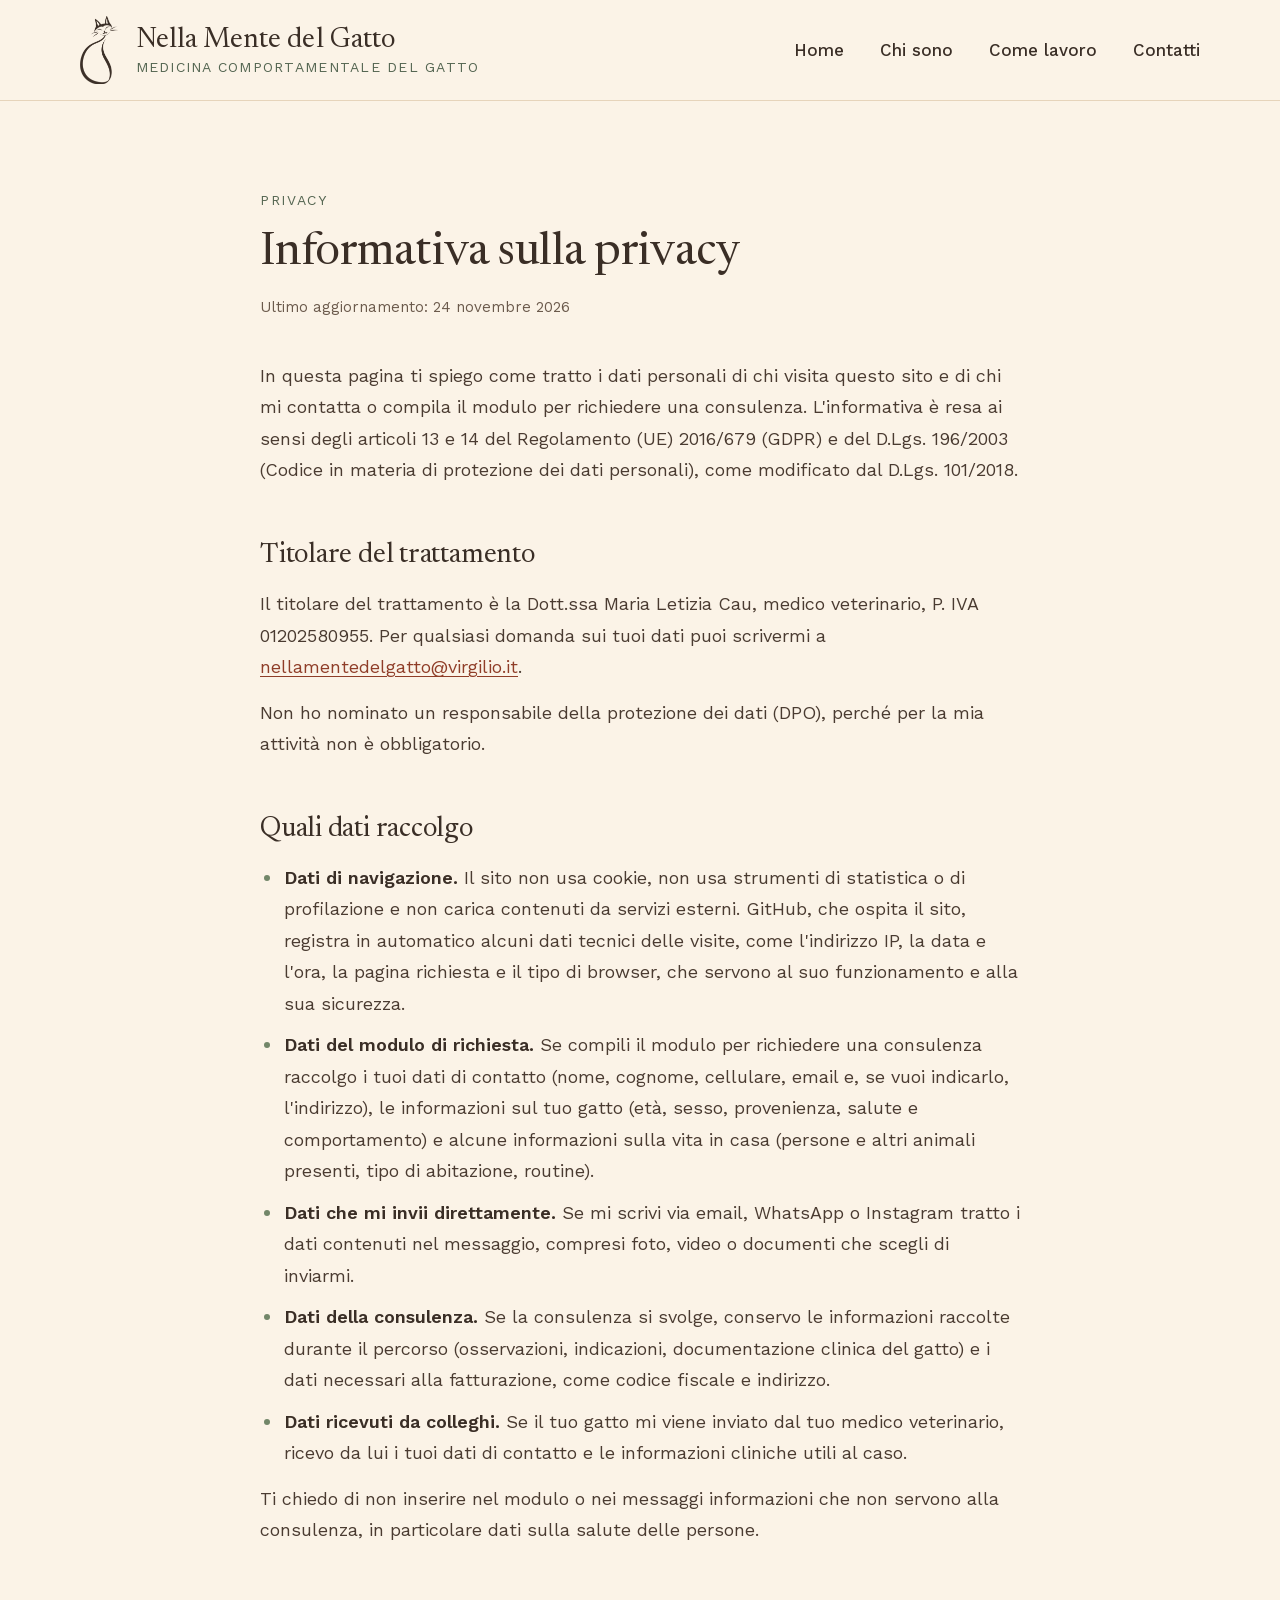
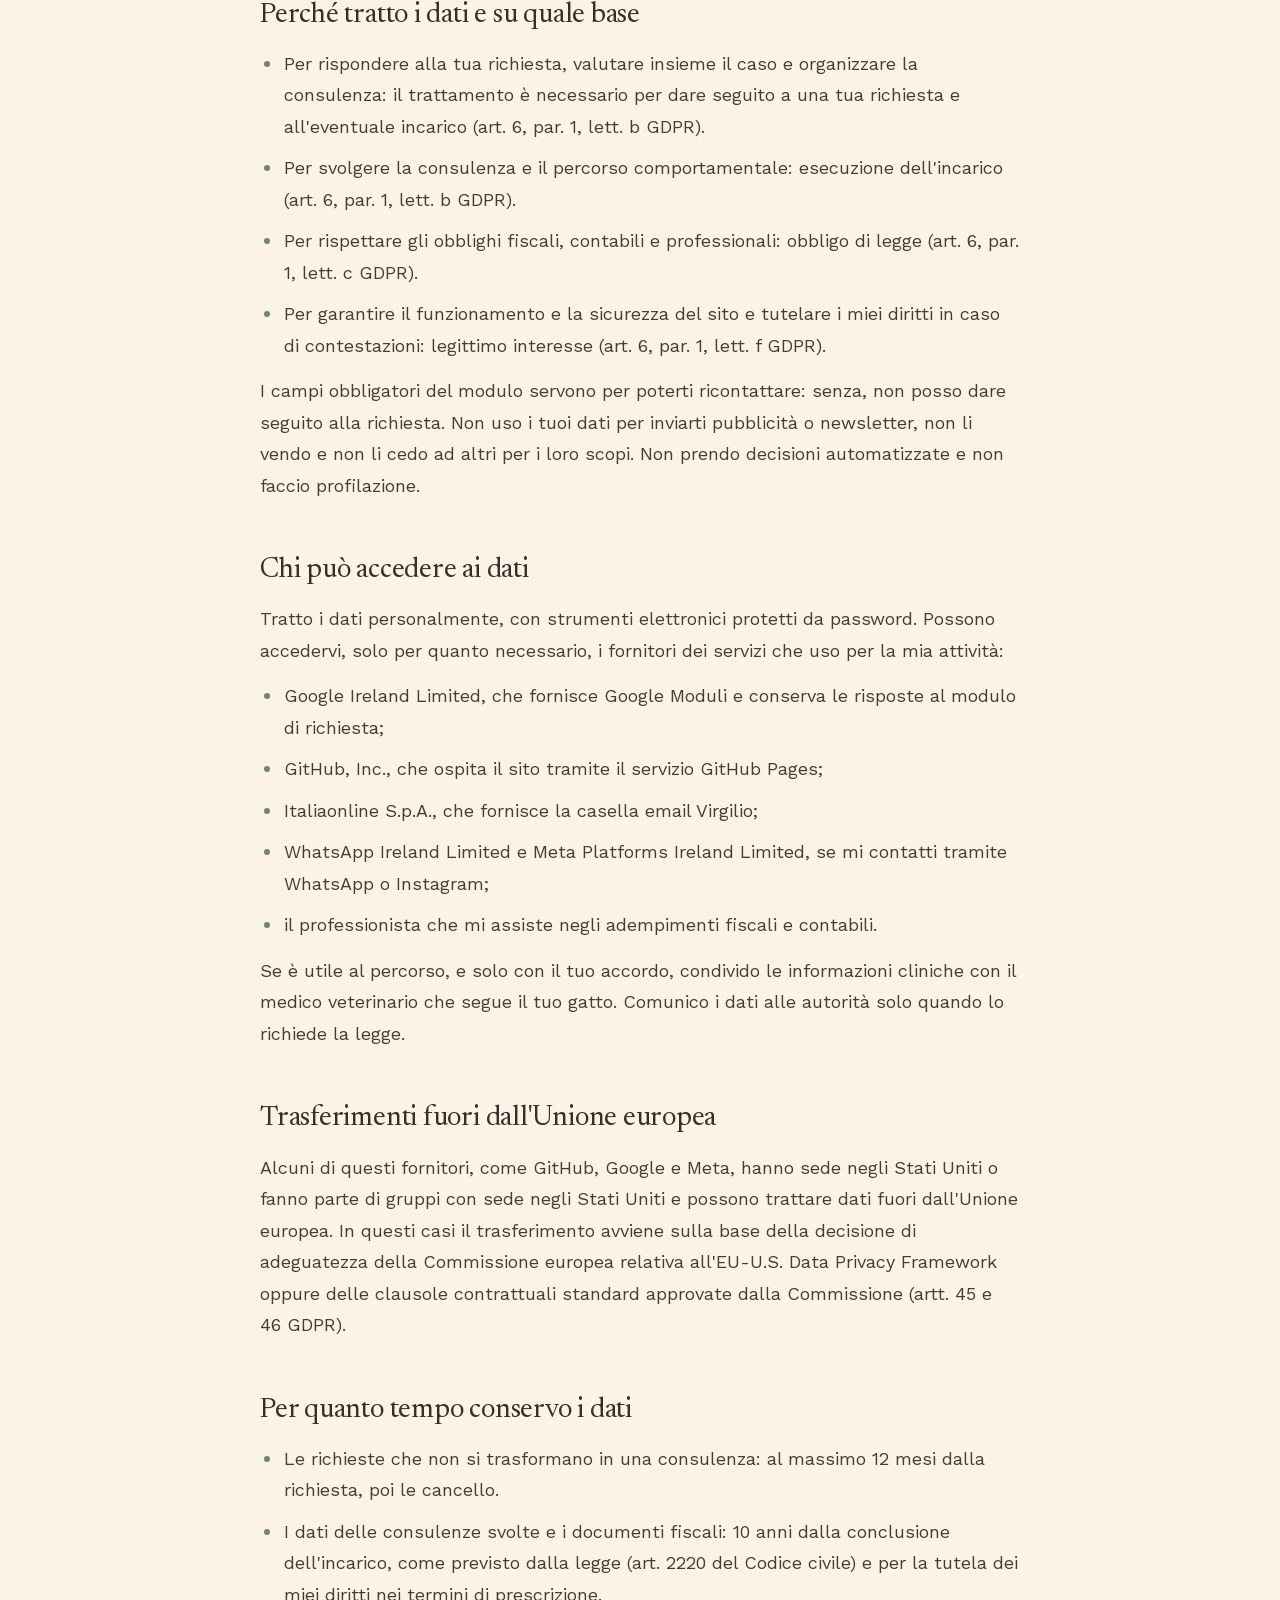
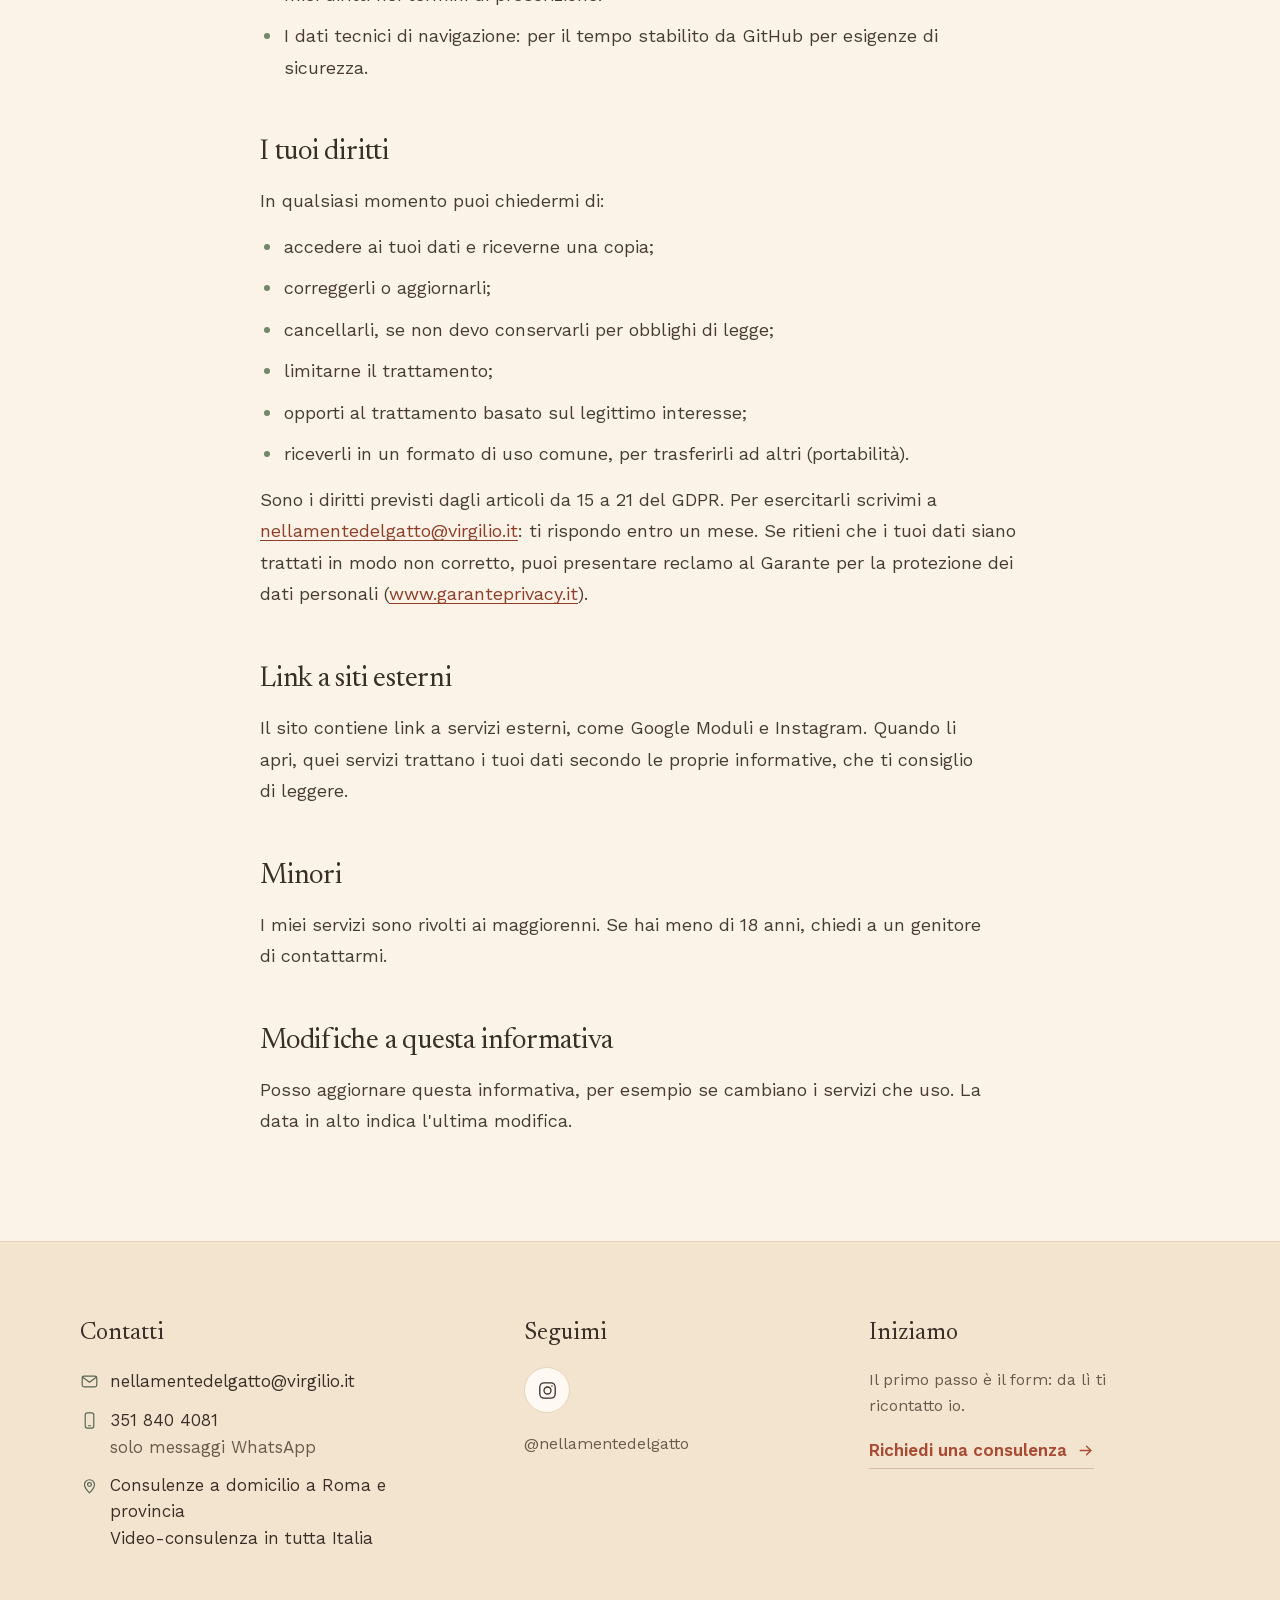
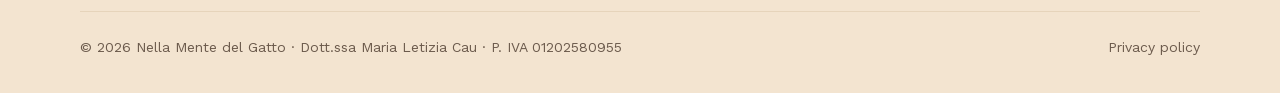
<file: public/privacy.html>
<!doctype html>
<html lang="it">
<head>
<meta charset="utf-8">
<meta name="viewport" content="width=device-width, initial-scale=1">
<title>Privacy · Nella Mente del Gatto</title>
<meta name="description" content="Informativa sulla privacy del sito Nella Mente del Gatto: quali dati raccolgo, perché, per quanto tempo e quali sono i tuoi diritti.">
<link rel="icon" href="assets/img/logo-gatto.png">
<link rel="stylesheet" href="assets/css/style.css">
<script src="assets/js/main.js" defer></script>
</head>
<body class="pagina-privacy">
<div class="privacy">
<div class="privacy__div">

  <header class="header v-desk">
    <div class="header__div">

      <a href="./" class="brand header__a" aria-label="Nella Mente del Gatto, torna alla home">
        <img src="assets/img/logo-gatto.png" alt="Nella Mente del Gatto" class="header__img">
        <div class="header__div-2">
          <span class="header__span">Nella Mente del Gatto</span>
          <span class="header__span-2">Medicina comportamentale del gatto</span>
        </div>
      </a>

      <nav class="header__nav">
        <a href="./" class="header__a-2">Home</a>
        <a href="chi-sono" class="header__a-2">Chi sono</a>
        <a href="come-lavoro" class="header__a-2">Come lavoro</a>
        <a href="#contatti" class="header__a-2">Contatti</a>
      </nav>

    </div>
  </header>

<div class="v-mob">
  <header class="m-header">
    <div class="m-header__div">

      <a href="./" class="brand m-header__a" aria-label="Nella Mente del Gatto, torna alla home">
        <img src="assets/img/logo-gatto.png" alt="Nella Mente del Gatto" class="m-header__img">
        <span class="m-header__span">Nella Mente<br>del Gatto</span>
      </a>

      <button class="menu-toggle m-header__button" aria-label="Apri il menu" aria-expanded="false" aria-controls="m-menu">
        <svg width="22" height="22" viewBox="0 0 24 24" fill="none" stroke="#3A2E26" stroke-width="1.7" stroke-linecap="round" aria-hidden="true"><path d="M4 7.5h16"/><path d="M4 12h16"/><path d="M4 16.5h16"/></svg>
      </button>

    </div>
    <nav class="menu-mobile" id="m-menu" hidden><a href="./">Home</a><a href="chi-sono">Chi sono</a><a href="come-lavoro">Come lavoro</a><a href="#m-contatti">Contatti</a></nav>
  </header>
</div>

  <main class="privacy-testo">
    <span class="privacy-testo__etichetta">Privacy</span>
    <h1>Informativa sulla privacy</h1>
    <p class="privacy-testo__data">Ultimo aggiornamento: 24 novembre 2026</p>

    <p>In questa pagina ti spiego come tratto i dati personali di chi visita questo sito e di chi mi contatta o compila il modulo per richiedere una consulenza. L'informativa è resa ai sensi degli articoli 13 e 14 del Regolamento (UE) 2016/679 (GDPR) e del D.Lgs. 196/2003 (Codice in materia di protezione dei dati personali), come modificato dal D.Lgs. 101/2018.</p>

    <h2>Titolare del trattamento</h2>
    <p>Il titolare del trattamento è la Dott.ssa Maria Letizia Cau, medico veterinario, P. IVA 01202580955. Per qualsiasi domanda sui tuoi dati puoi scrivermi a <a href="mailto:nellamentedelgatto@virgilio.it">nellamentedelgatto@virgilio.it</a>.</p>
    <p>Non ho nominato un responsabile della protezione dei dati (DPO), perché per la mia attività non è obbligatorio.</p>

    <h2>Quali dati raccolgo</h2>
    <ul>
      <li><strong>Dati di navigazione.</strong> Il sito non usa cookie, non usa strumenti di statistica o di profilazione e non carica contenuti da servizi esterni. GitHub, che ospita il sito, registra in automatico alcuni dati tecnici delle visite, come l'indirizzo IP, la data e l'ora, la pagina richiesta e il tipo di browser, che servono al suo funzionamento e alla sua sicurezza.</li>
      <li><strong>Dati del modulo di richiesta.</strong> Se compili il modulo per richiedere una consulenza raccolgo i tuoi dati di contatto (nome, cognome, cellulare, email e, se vuoi indicarlo, l'indirizzo), le informazioni sul tuo gatto (età, sesso, provenienza, salute e comportamento) e alcune informazioni sulla vita in casa (persone e altri animali presenti, tipo di abitazione, routine).</li>
      <li><strong>Dati che mi invii direttamente.</strong> Se mi scrivi via email, WhatsApp o Instagram tratto i dati contenuti nel messaggio, compresi foto, video o documenti che scegli di inviarmi.</li>
      <li><strong>Dati della consulenza.</strong> Se la consulenza si svolge, conservo le informazioni raccolte durante il percorso (osservazioni, indicazioni, documentazione clinica del gatto) e i dati necessari alla fatturazione, come codice fiscale e indirizzo.</li>
      <li><strong>Dati ricevuti da colleghi.</strong> Se il tuo gatto mi viene inviato dal tuo medico veterinario, ricevo da lui i tuoi dati di contatto e le informazioni cliniche utili al caso.</li>
    </ul>
    <p>Ti chiedo di non inserire nel modulo o nei messaggi informazioni che non servono alla consulenza, in particolare dati sulla salute delle persone.</p>

    <h2>Perché tratto i dati e su quale base</h2>
    <ul>
      <li>Per rispondere alla tua richiesta, valutare insieme il caso e organizzare la consulenza: il trattamento è necessario per dare seguito a una tua richiesta e all'eventuale incarico (art. 6, par. 1, lett. b GDPR).</li>
      <li>Per svolgere la consulenza e il percorso comportamentale: esecuzione dell'incarico (art. 6, par. 1, lett. b GDPR).</li>
      <li>Per rispettare gli obblighi fiscali, contabili e professionali: obbligo di legge (art. 6, par. 1, lett. c GDPR).</li>
      <li>Per garantire il funzionamento e la sicurezza del sito e tutelare i miei diritti in caso di contestazioni: legittimo interesse (art. 6, par. 1, lett. f GDPR).</li>
    </ul>
    <p>I campi obbligatori del modulo servono per poterti ricontattare: senza, non posso dare seguito alla richiesta. Non uso i tuoi dati per inviarti pubblicità o newsletter, non li vendo e non li cedo ad altri per i loro scopi. Non prendo decisioni automatizzate e non faccio profilazione.</p>

    <h2>Chi può accedere ai dati</h2>
    <p>Tratto i dati personalmente, con strumenti elettronici protetti da password. Possono accedervi, solo per quanto necessario, i fornitori dei servizi che uso per la mia attività:</p>
    <ul>
      <li>Google Ireland Limited, che fornisce Google Moduli e conserva le risposte al modulo di richiesta;</li>
      <li>GitHub, Inc., che ospita il sito tramite il servizio GitHub Pages;</li>
      <li>Italiaonline S.p.A., che fornisce la casella email Virgilio;</li>
      <li>WhatsApp Ireland Limited e Meta Platforms Ireland Limited, se mi contatti tramite WhatsApp o Instagram;</li>
      <li>il professionista che mi assiste negli adempimenti fiscali e contabili.</li>
    </ul>
    <p>Se è utile al percorso, e solo con il tuo accordo, condivido le informazioni cliniche con il medico veterinario che segue il tuo gatto. Comunico i dati alle autorità solo quando lo richiede la legge.</p>

    <h2>Trasferimenti fuori dall'Unione europea</h2>
    <p>Alcuni di questi fornitori, come GitHub, Google e Meta, hanno sede negli Stati Uniti o fanno parte di gruppi con sede negli Stati Uniti e possono trattare dati fuori dall'Unione europea. In questi casi il trasferimento avviene sulla base della decisione di adeguatezza della Commissione europea relativa all'EU-U.S. Data Privacy Framework oppure delle clausole contrattuali standard approvate dalla Commissione (artt. 45 e 46 GDPR).</p>

    <h2>Per quanto tempo conservo i dati</h2>
    <ul>
      <li>Le richieste che non si trasformano in una consulenza: al massimo 12 mesi dalla richiesta, poi le cancello.</li>
      <li>I dati delle consulenze svolte e i documenti fiscali: 10 anni dalla conclusione dell'incarico, come previsto dalla legge (art. 2220 del Codice civile) e per la tutela dei miei diritti nei termini di prescrizione.</li>
      <li>I dati tecnici di navigazione: per il tempo stabilito da GitHub per esigenze di sicurezza.</li>
    </ul>

    <h2>I tuoi diritti</h2>
    <p>In qualsiasi momento puoi chiedermi di:</p>
    <ul>
      <li>accedere ai tuoi dati e riceverne una copia;</li>
      <li>correggerli o aggiornarli;</li>
      <li>cancellarli, se non devo conservarli per obblighi di legge;</li>
      <li>limitarne il trattamento;</li>
      <li>opporti al trattamento basato sul legittimo interesse;</li>
      <li>riceverli in un formato di uso comune, per trasferirli ad altri (portabilità).</li>
    </ul>
    <p>Sono i diritti previsti dagli articoli da 15 a 21 del GDPR. Per esercitarli scrivimi a <a href="mailto:nellamentedelgatto@virgilio.it">nellamentedelgatto@virgilio.it</a>: ti rispondo entro un mese. Se ritieni che i tuoi dati siano trattati in modo non corretto, puoi presentare reclamo al Garante per la protezione dei dati personali (<a href="https://www.garanteprivacy.it" target="_blank" rel="noopener">www.garanteprivacy.it</a>).</p>

    <h2>Link a siti esterni</h2>
    <p>Il sito contiene link a servizi esterni, come Google Moduli e Instagram. Quando li apri, quei servizi trattano i tuoi dati secondo le proprie informative, che ti consiglio di leggere.</p>

    <h2>Minori</h2>
    <p>I miei servizi sono rivolti ai maggiorenni. Se hai meno di 18 anni, chiedi a un genitore di contattarmi.</p>

    <h2>Modifiche a questa informativa</h2>
    <p>Posso aggiornare questa informativa, per esempio se cambiano i servizi che uso. La data in alto indica l'ultima modifica.</p>
  </main>

</div>

<div class="v-desk">
  <footer id="contatti" class="footer">
    <div class="footer__div">

      <div class="footer__div-2">

        <div class="footer__div-3">
          <h3 class="footer__h3">Contatti</h3>
          <ul class="footer__ul">
            <li class="footer__li">
              <svg width="19" height="19" viewBox="0 0 24 24" fill="none" stroke="#556652" stroke-width="1.5" stroke-linecap="round" stroke-linejoin="round" class="footer__svg" aria-hidden="true"><rect x="2.8" y="5.2" width="18.4" height="13.6" rx="2.4"/><path d="M3.4 6.6 12 13l8.6-6.4"/></svg>
              <a href="mailto:nellamentedelgatto@virgilio.it" class="footer__a">nellamentedelgatto@virgilio.it</a>
            </li>
            <li class="footer__li-2">
              <svg width="19" height="19" viewBox="0 0 24 24" fill="none" stroke="#556652" stroke-width="1.5" stroke-linecap="round" stroke-linejoin="round" class="footer__svg-2" aria-hidden="true"><rect x="6.6" y="2.4" width="10.8" height="19.2" rx="2.6"/><path d="M10.7 18.6h2.6"/></svg>
              <span>351 840 4081<br><span class="footer__span">solo messaggi WhatsApp</span></span>
            </li>
            <li class="footer__li-2">
              <svg width="19" height="19" viewBox="0 0 24 24" fill="none" stroke="#556652" stroke-width="1.5" stroke-linecap="round" stroke-linejoin="round" class="footer__svg-2" aria-hidden="true"><path d="M12 21.4c4.2-4.4 6.3-7.8 6.3-10.4a6.3 6.3 0 0 0-12.6 0c0 2.6 2.1 6 6.3 10.4Z"/><circle cx="12" cy="10.8" r="2.4"/></svg>
              <span>Consulenze a domicilio a Roma e provincia<br>Video-consulenza in tutta Italia</span>
            </li>
          </ul>
        </div>

        <div class="footer__div-3">
          <h3 class="footer__h3">Seguimi</h3>
          <a href="https://instagram.com/nellamentedelgatto" aria-label="Instagram @nellamentedelgatto" class="footer__a-2">
            <span class="footer__span-2">
              <svg width="21" height="21" viewBox="0 0 24 24" fill="none" stroke="#3A2E26" stroke-width="1.5" stroke-linecap="round" stroke-linejoin="round" aria-hidden="true"><rect x="3.2" y="3.2" width="17.6" height="17.6" rx="5"/><circle cx="12" cy="12" r="4"/><circle cx="17.1" cy="6.9" r=".9" fill="#3A2E26" stroke="none"/></svg>
            </span>
            <span>@nellamentedelgatto</span>
          </a>
        </div>

        <div class="footer__div-4">
          <h3 class="footer__h3">Iniziamo</h3>
          <p class="footer__p">Il primo passo è il form: da lì ti ricontatto io.</p>
          <a href="https://docs.google.com/forms/d/e/1FAIpQLSdXzBpTaCmqkemkIKtonIgQlfMpeAtrmqudylwZAM1-Fb1tOw/viewform" target="_blank" rel="noopener" class="footer__a-3">
            Richiedi una consulenza
            <svg width="17" height="17" viewBox="0 0 24 24" fill="none" stroke="#A84B32" stroke-width="1.9" stroke-linecap="round" stroke-linejoin="round" aria-hidden="true"><path d="M4.5 12h15"/><path d="M13.5 6l6 6-6 6"/></svg>
          </a>
        </div>

      </div>

      <div class="footer__div-5">
        <span class="footer__span-3">© 2026 Nella Mente del Gatto · Dott.ssa Maria Letizia Cau · P. IVA 01202580955</span>
        <a href="privacy" aria-current="page" class="footer__a-4">Privacy policy</a>
      </div>

    </div>
  </footer>
</div>

<div class="v-mob">
  <footer id="m-contatti" class="m-footer">

    <div class="m-footer__div">

      <div class="m-footer__div-2">
        <h3 class="m-footer__h3">Contatti</h3>
        <ul class="m-footer__ul">
          <li class="m-footer__li">
            <svg width="19" height="19" viewBox="0 0 24 24" fill="none" stroke="#556652" stroke-width="1.5" stroke-linecap="round" stroke-linejoin="round" class="m-footer__svg" aria-hidden="true"><rect x="2.8" y="5.2" width="18.4" height="13.6" rx="2.4"/><path d="M3.4 6.6 12 13l8.6-6.4"/></svg>
            <a href="mailto:nellamentedelgatto@virgilio.it" class="m-footer__a">nellamentedelgatto@virgilio.it</a>
          </li>
          <li class="m-footer__li-2">
            <svg width="19" height="19" viewBox="0 0 24 24" fill="none" stroke="#556652" stroke-width="1.5" stroke-linecap="round" stroke-linejoin="round" class="m-footer__svg-2" aria-hidden="true"><rect x="6.6" y="2.4" width="10.8" height="19.2" rx="2.6"/><path d="M10.7 18.6h2.6"/></svg>
            <span>351 840 4081<br><span class="m-footer__span">solo messaggi WhatsApp</span></span>
          </li>
          <li class="m-footer__li-2">
            <svg width="19" height="19" viewBox="0 0 24 24" fill="none" stroke="#556652" stroke-width="1.5" stroke-linecap="round" stroke-linejoin="round" class="m-footer__svg-2" aria-hidden="true"><path d="M12 21.4c4.2-4.4 6.3-7.8 6.3-10.4a6.3 6.3 0 0 0-12.6 0c0 2.6 2.1 6 6.3 10.4Z"/><circle cx="12" cy="10.8" r="2.4"/></svg>
            <span>Consulenze a domicilio a Roma e provincia<br>Video-consulenza in tutta Italia</span>
          </li>
        </ul>
      </div>

      <div class="m-footer__div-3">
        <h3 class="m-footer__h3">Seguimi</h3>
        <a href="https://instagram.com/nellamentedelgatto" aria-label="Instagram @nellamentedelgatto" class="m-footer__a-2">
          <span class="m-footer__span-2">
            <svg width="22" height="22" viewBox="0 0 24 24" fill="none" stroke="#3A2E26" stroke-width="1.5" stroke-linecap="round" stroke-linejoin="round" aria-hidden="true"><rect x="3.2" y="3.2" width="17.6" height="17.6" rx="5"/><circle cx="12" cy="12" r="4"/><circle cx="17.1" cy="6.9" r=".9" fill="#3A2E26" stroke="none"/></svg>
          </span>
          <span>@nellamentedelgatto</span>
        </a>
      </div>

      <div class="m-footer__div-4">
        <h3 class="m-footer__h3">Iniziamo</h3>
        <p class="m-footer__p">Il primo passo è il form: da lì ti ricontatto io.</p>
        <a href="https://docs.google.com/forms/d/e/1FAIpQLSdXzBpTaCmqkemkIKtonIgQlfMpeAtrmqudylwZAM1-Fb1tOw/viewform" target="_blank" rel="noopener" class="m-footer__a-3">
          Richiedi una consulenza
          <svg width="17" height="17" viewBox="0 0 24 24" fill="none" stroke="#A84B32" stroke-width="1.9" stroke-linecap="round" stroke-linejoin="round" aria-hidden="true"><path d="M4.5 12h15"/><path d="M13.5 6l6 6-6 6"/></svg>
        </a>
      </div>

    </div>

    <div class="m-footer__div-5">
      <span class="m-footer__span-3">© 2026 Nella Mente del Gatto · Dott.ssa Maria Letizia Cau · P. IVA 01202580955</span>
      <a href="privacy" aria-current="page" class="m-footer__a-4">Privacy policy</a>
    </div>

  </footer>
</div>

</div>
</body>
</html>
</file>
<file: public/assets/css/style.css>
@font-face {
  font-family: 'Newsreader';
  font-style: normal;
  font-weight: 400;
  font-display: swap;
  src: url("../fonts/newsreader-vietnamese.woff2") format('woff2');
  unicode-range: U+0102-0103, U+0110-0111, U+0128-0129, U+0168-0169, U+01A0-01A1, U+01AF-01B0, U+0300-0301, U+0303-0304, U+0308-0309, U+0323, U+0329, U+1EA0-1EF9, U+20AB;
}
@font-face {
  font-family: 'Newsreader';
  font-style: normal;
  font-weight: 400;
  font-display: swap;
  src: url("../fonts/newsreader-latin-ext.woff2") format('woff2');
  unicode-range: U+0100-02BA, U+02BD-02C5, U+02C7-02CC, U+02CE-02D7, U+02DD-02FF, U+0304, U+0308, U+0329, U+1D00-1DBF, U+1E00-1E9F, U+1EF2-1EFF, U+2020, U+20A0-20AB, U+20AD-20C4, U+2113, U+2C60-2C7F, U+A720-A7FF;
}
@font-face {
  font-family: 'Newsreader';
  font-style: normal;
  font-weight: 400;
  font-display: swap;
  src: url("../fonts/newsreader-latin.woff2") format('woff2');
  unicode-range: U+0000-00FF, U+0131, U+0152-0153, U+02BB-02BC, U+02C6, U+02DA, U+02DC, U+0304, U+0308, U+0329, U+2000-206F, U+20AC, U+2122, U+2191, U+2193, U+2212, U+2215, U+FEFF, U+FFFD;
}
@font-face {
  font-family: 'Newsreader';
  font-style: normal;
  font-weight: 500;
  font-display: swap;
  src: url("../fonts/newsreader-vietnamese.woff2") format('woff2');
  unicode-range: U+0102-0103, U+0110-0111, U+0128-0129, U+0168-0169, U+01A0-01A1, U+01AF-01B0, U+0300-0301, U+0303-0304, U+0308-0309, U+0323, U+0329, U+1EA0-1EF9, U+20AB;
}
@font-face {
  font-family: 'Newsreader';
  font-style: normal;
  font-weight: 500;
  font-display: swap;
  src: url("../fonts/newsreader-latin-ext.woff2") format('woff2');
  unicode-range: U+0100-02BA, U+02BD-02C5, U+02C7-02CC, U+02CE-02D7, U+02DD-02FF, U+0304, U+0308, U+0329, U+1D00-1DBF, U+1E00-1E9F, U+1EF2-1EFF, U+2020, U+20A0-20AB, U+20AD-20C4, U+2113, U+2C60-2C7F, U+A720-A7FF;
}
@font-face {
  font-family: 'Newsreader';
  font-style: normal;
  font-weight: 500;
  font-display: swap;
  src: url("../fonts/newsreader-latin.woff2") format('woff2');
  unicode-range: U+0000-00FF, U+0131, U+0152-0153, U+02BB-02BC, U+02C6, U+02DA, U+02DC, U+0304, U+0308, U+0329, U+2000-206F, U+20AC, U+2122, U+2191, U+2193, U+2212, U+2215, U+FEFF, U+FFFD;
}
@font-face {
  font-family: 'Newsreader';
  font-style: normal;
  font-weight: 600;
  font-display: swap;
  src: url("../fonts/newsreader-vietnamese.woff2") format('woff2');
  unicode-range: U+0102-0103, U+0110-0111, U+0128-0129, U+0168-0169, U+01A0-01A1, U+01AF-01B0, U+0300-0301, U+0303-0304, U+0308-0309, U+0323, U+0329, U+1EA0-1EF9, U+20AB;
}
@font-face {
  font-family: 'Newsreader';
  font-style: normal;
  font-weight: 600;
  font-display: swap;
  src: url("../fonts/newsreader-latin-ext.woff2") format('woff2');
  unicode-range: U+0100-02BA, U+02BD-02C5, U+02C7-02CC, U+02CE-02D7, U+02DD-02FF, U+0304, U+0308, U+0329, U+1D00-1DBF, U+1E00-1E9F, U+1EF2-1EFF, U+2020, U+20A0-20AB, U+20AD-20C4, U+2113, U+2C60-2C7F, U+A720-A7FF;
}
@font-face {
  font-family: 'Newsreader';
  font-style: normal;
  font-weight: 600;
  font-display: swap;
  src: url("../fonts/newsreader-latin.woff2") format('woff2');
  unicode-range: U+0000-00FF, U+0131, U+0152-0153, U+02BB-02BC, U+02C6, U+02DA, U+02DC, U+0304, U+0308, U+0329, U+2000-206F, U+20AC, U+2122, U+2191, U+2193, U+2212, U+2215, U+FEFF, U+FFFD;
}
@font-face {
  font-family: 'Work Sans';
  font-style: normal;
  font-weight: 400;
  font-display: swap;
  src: url("../fonts/work-sans-vietnamese.woff2") format('woff2');
  unicode-range: U+0102-0103, U+0110-0111, U+0128-0129, U+0168-0169, U+01A0-01A1, U+01AF-01B0, U+0300-0301, U+0303-0304, U+0308-0309, U+0323, U+0329, U+1EA0-1EF9, U+20AB;
}
@font-face {
  font-family: 'Work Sans';
  font-style: normal;
  font-weight: 400;
  font-display: swap;
  src: url("../fonts/work-sans-latin-ext.woff2") format('woff2');
  unicode-range: U+0100-02BA, U+02BD-02C5, U+02C7-02CC, U+02CE-02D7, U+02DD-02FF, U+0304, U+0308, U+0329, U+1D00-1DBF, U+1E00-1E9F, U+1EF2-1EFF, U+2020, U+20A0-20AB, U+20AD-20C4, U+2113, U+2C60-2C7F, U+A720-A7FF;
}
@font-face {
  font-family: 'Work Sans';
  font-style: normal;
  font-weight: 400;
  font-display: swap;
  src: url("../fonts/work-sans-latin.woff2") format('woff2');
  unicode-range: U+0000-00FF, U+0131, U+0152-0153, U+02BB-02BC, U+02C6, U+02DA, U+02DC, U+0304, U+0308, U+0329, U+2000-206F, U+20AC, U+2122, U+2191, U+2193, U+2212, U+2215, U+FEFF, U+FFFD;
}
@font-face {
  font-family: 'Work Sans';
  font-style: normal;
  font-weight: 500;
  font-display: swap;
  src: url("../fonts/work-sans-vietnamese.woff2") format('woff2');
  unicode-range: U+0102-0103, U+0110-0111, U+0128-0129, U+0168-0169, U+01A0-01A1, U+01AF-01B0, U+0300-0301, U+0303-0304, U+0308-0309, U+0323, U+0329, U+1EA0-1EF9, U+20AB;
}
@font-face {
  font-family: 'Work Sans';
  font-style: normal;
  font-weight: 500;
  font-display: swap;
  src: url("../fonts/work-sans-latin-ext.woff2") format('woff2');
  unicode-range: U+0100-02BA, U+02BD-02C5, U+02C7-02CC, U+02CE-02D7, U+02DD-02FF, U+0304, U+0308, U+0329, U+1D00-1DBF, U+1E00-1E9F, U+1EF2-1EFF, U+2020, U+20A0-20AB, U+20AD-20C4, U+2113, U+2C60-2C7F, U+A720-A7FF;
}
@font-face {
  font-family: 'Work Sans';
  font-style: normal;
  font-weight: 500;
  font-display: swap;
  src: url("../fonts/work-sans-latin.woff2") format('woff2');
  unicode-range: U+0000-00FF, U+0131, U+0152-0153, U+02BB-02BC, U+02C6, U+02DA, U+02DC, U+0304, U+0308, U+0329, U+2000-206F, U+20AC, U+2122, U+2191, U+2193, U+2212, U+2215, U+FEFF, U+FFFD;
}
@font-face {
  font-family: 'Work Sans';
  font-style: normal;
  font-weight: 600;
  font-display: swap;
  src: url("../fonts/work-sans-vietnamese.woff2") format('woff2');
  unicode-range: U+0102-0103, U+0110-0111, U+0128-0129, U+0168-0169, U+01A0-01A1, U+01AF-01B0, U+0300-0301, U+0303-0304, U+0308-0309, U+0323, U+0329, U+1EA0-1EF9, U+20AB;
}
@font-face {
  font-family: 'Work Sans';
  font-style: normal;
  font-weight: 600;
  font-display: swap;
  src: url("../fonts/work-sans-latin-ext.woff2") format('woff2');
  unicode-range: U+0100-02BA, U+02BD-02C5, U+02C7-02CC, U+02CE-02D7, U+02DD-02FF, U+0304, U+0308, U+0329, U+1D00-1DBF, U+1E00-1E9F, U+1EF2-1EFF, U+2020, U+20A0-20AB, U+20AD-20C4, U+2113, U+2C60-2C7F, U+A720-A7FF;
}
@font-face {
  font-family: 'Work Sans';
  font-style: normal;
  font-weight: 600;
  font-display: swap;
  src: url("../fonts/work-sans-latin.woff2") format('woff2');
  unicode-range: U+0000-00FF, U+0131, U+0152-0153, U+02BB-02BC, U+02C6, U+02DA, U+02DC, U+0304, U+0308, U+0329, U+2000-206F, U+20AC, U+2122, U+2191, U+2193, U+2212, U+2215, U+FEFF, U+FFFD;
}

@layer base {

h1, h2, h3 {
  font-family: Newsreader, Georgia, "Times New Roman", serif;
  font-weight: 400;
  margin: 0;
  text-wrap: balance;
}
p { margin: 0; text-wrap: pretty; }
a { color: #8F3D28; text-decoration: none; }
a:hover { color: #A84B32; text-decoration: underline; }
ul { margin: 0; padding: 0; list-style: none; }
.cta { position: relative; gap: 0 !important; justify-content: center; isolation: isolate; box-shadow: 0 2px 10px rgba(58, 46, 38, .1); transition: transform .45s cubic-bezier(.22, .8, .24, 1), box-shadow .45s cubic-bezier(.22, .8, .24, 1), filter .45s; will-change: transform; }
.cta--light { box-shadow: 0 4px 18px rgba(58, 46, 38, .16); }
.cta::after { content: ""; position: absolute; inset: 0; border-radius: inherit; pointer-events: none; z-index: -1; animation: cta-respiro 3.8s cubic-bezier(.4, 0, .2, 1) infinite; }
@keyframes cta-respiro {
  0% { box-shadow: 0 0 0 0 var(--halo); }
  55% { box-shadow: 0 0 0 16px transparent; }
  100% { box-shadow: 0 0 0 16px transparent; }
}
.cta-arrow { width: 0; margin-left: 0; opacity: 0; transform: translateX(-8px); flex-shrink: 0; transition: width .45s cubic-bezier(.22, .8, .24, 1), margin-left .45s cubic-bezier(.22, .8, .24, 1), opacity .3s ease, transform .45s cubic-bezier(.22, .8, .24, 1); }
@media (hover: hover) {
  .cta:hover { transform: translateY(-2px); box-shadow: 0 10px 26px rgba(58, 46, 38, .18); filter: brightness(1.04); }
  .cta--light:hover { box-shadow: 0 12px 30px rgba(58, 46, 38, .24); filter: none; }
  .cta:hover::after { animation: none; }
  .cta:hover .cta-arrow { width: var(--arrow); margin-left: 12px; opacity: 1; transform: translateX(0); }
}
.cta:active { transform: translateY(0) scale(.98); transition-duration: .15s; }
.cta:focus-visible { outline: 2px solid #728669; outline-offset: 4px; }
@media (prefers-reduced-motion: reduce) {
  .cta, .cta-arrow { transition: none; }
  .cta::after { animation: none; }
}
  
.scroller { scrollbar-width: none; }
.scroller::-webkit-scrollbar { display: none; }

body {
  margin: 0;
  color: #3A2E26;
  font-family: "Work Sans", "Helvetica Neue", Helvetica, Arial, sans-serif;
  font-size: 17px;
  line-height: 1.65;
  -webkit-font-smoothing: antialiased;
}
html { scroll-behavior: smooth; }
@media (prefers-reduced-motion: reduce) { html { scroll-behavior: auto; } }
img { max-width: 100%; }

/* Desktop da 1200px in su, mobile sotto */
.v-mob { display: none; }
.v-desk [id] { scroll-margin-top: 110px; }
@media (max-width: 1199px) {
  body { font-size: 16px; line-height: 1.62; }
  .v-desk { display: none; }
  .v-mob { display: block; max-width: 680px; margin: 0 auto; }
}

/* Carosello */
.carousel-dots > span { transition: width .25s ease, background-color .25s ease; }
@media (prefers-reduced-motion: reduce) { .carousel-dots > span { transition: none; } }

/* Logo */
a.brand, a.brand:hover { color: inherit; text-decoration: none; }
header nav a[aria-current="page"] { text-decoration: none; }

/* Menu mobile */
.menu-toggle svg path { transition: transform .25s ease, opacity .2s ease; transform-origin: 12px 12px; }
.menu-toggle[aria-expanded="true"] svg path:nth-child(1) { transform: translateY(4.5px) rotate(45deg); }
.menu-toggle[aria-expanded="true"] svg path:nth-child(2) { opacity: 0; }
.menu-toggle[aria-expanded="true"] svg path:nth-child(3) { transform: translateY(-4.5px) rotate(-45deg); }
.menu-toggle:focus-visible { outline: 2px solid #728669; outline-offset: 3px; }
.menu-mobile {
  position: absolute; left: 0; right: 0; top: 100%;
  background: #FBF3E7; border-bottom: 1px solid #E6D4BB;
  box-shadow: 0 14px 24px rgba(58, 46, 38, .10);
  padding: 6px 20px 14px; display: flex; flex-direction: column;
}
.menu-mobile[hidden] { display: none; }
.menu-mobile a {
  color: #3A2E26; font-size: 18px; font-weight: 500;
  padding: 14px 0; border-bottom: 1px solid #EFE2CF;
}
.menu-mobile a:last-child { border-bottom: 0; }
.menu-mobile a:hover { color: #8F3D28; text-decoration: none; }
.menu-mobile a.is-active { color: #556652; }
.menu-mobile a.is-active::before { content: ""; display: inline-block; width: 18px; height: 1px; background: #728669; vertical-align: middle; margin-right: 10px; }

body.pagina-home { background: #FBF3E7; }
body.pagina-chi-sono { background: #F3E4D0; }
body.pagina-come-lavoro { background: #F3E4D0; }
body.pagina-privacy { background: #F3E4D0; }
body.pagina-errore { background: #F3E4D0; }

}

/* home */
.home {
  width: 100%;
  background: #FBF3E7;
}

/* header */
.header {
  position: sticky;
  top: 0;
  z-index: 20;
  background: #FBF3E7;
  border-bottom: 1px solid #E6D4BB;
}
.header__div {
  max-width: 1120px;
  margin: 0 auto;
  padding: 16px 0;
  display: flex;
  align-items: center;
  justify-content: space-between;
  gap: 40px;
}
.header__a {
  display: flex;
  align-items: center;
  gap: 18px;
}
.header__img {
  height: 68px;
  width: auto;
  display: block;
  flex-shrink: 0;
}
.header__div-2 {
  display: flex;
  flex-direction: column;
  gap: 3px;
}
.header__span {
  font-family: Newsreader, Georgia, serif;
  font-size: 28px;
  line-height: 1.15;
  letter-spacing: .005em;
}
.header__span-2 {
  font-size: 14px;
  line-height: 1.2;
  letter-spacing: .09em;
  text-transform: uppercase;
  color: #556652;
}
.header__nav {
  display: flex;
  align-items: center;
  gap: 36px;
}
.header__a-2 {
  color: #3A2E26;
  font-size: 17px;
  font-weight: 500;
}

/* home-hero */
.home-hero {
  max-width: 1120px;
  margin: 0 auto;
  padding: 104px 0 112px;
}
.home-hero__div {
  display: grid;
  grid-template-columns: 570px 1fr;
  gap: 80px;
  align-items: center;
}
.home-hero__div-2 {
  display: flex;
  flex-direction: column;
  align-items: flex-start;
  gap: 26px;
}
.home-hero__div-3,
.chi-sono-apertura__div-3,
.come-lavoro-apertura__div-2 {
  display: flex;
  align-items: center;
  gap: 12px;
}
.home-hero__span,
.chi-sono-apertura__span,
.come-lavoro-apertura__span {
  display: block;
  width: 28px;
  height: 1px;
  background: #728669;
}
.home-hero__span-2,
.home-chi-sono__span,
.m-home-chi-sono__span,
.chi-sono-apertura__span-2,
.chi-sono-percorso__span-2,
.chi-sono-formazione__span-2,
.come-lavoro-apertura__span-2,
.come-lavoro-indice__span,
.come-lavoro-cause-organiche__span-2,
.come-lavoro-domicilio__span-2,
.come-lavoro-video-consulenza__span-2,
.come-lavoro-cosa-comprende__span-2,
.come-lavoro-colleghi__span-2 {
  font-size: 14px;
  letter-spacing: .12em;
  text-transform: uppercase;
  color: #556652;
}
.home-hero__h1 {
  font-size: 60px;
  line-height: 1.08;
  letter-spacing: -0.012em;
  color: #3A2E26;
}
.home-hero__p {
  font-size: 19px;
  line-height: 1.6;
  color: #6B5A4C;
  max-width: 500px;
}
.home-hero__div-4 {
  display: flex;
  flex-direction: column;
  gap: 14px;
  margin-top: 6px;
}
.home-hero__a {
  display: inline-flex;
  align-items: center;
  align-self: flex-start;
  gap: 0;
  background: #A84B32;
  color: #FDFAF6;
  font-size: 18px;
  font-weight: 600;
  padding: 20px 40px;
  border-radius: 999px;
  text-decoration: none;
  --halo: color-mix(in srgb, #A84B32 38%, transparent);
  --arrow: 19px;
}
.home-hero__span-3,
.home-chi-sono__span-2,
.footer__a-4,
.m-footer__a-4,
.come-lavoro-cosa-comprende__span-6,
.m-come-lavoro-cosa-comprende__span-6 {
  font-size: 14px;
  color: #6B5A4C;
}
.home-hero__img {
  display: block;
  width: 100%;
  aspect-ratio: 4 / 5;
  object-fit: cover;
  border-radius: 24px;
  border: 1px solid #E6D4BB;
}

/* home-consulenza */
.home-consulenza {
  background: #F3E4D0;
  border-top: 1px solid #E6D4BB;
  border-bottom: 1px solid #E6D4BB;
  padding: 104px 0;
}
.home-consulenza__div {
  max-width: 1120px;
  margin: 0 auto;
  display: flex;
  flex-direction: column;
  gap: 56px;
}
.home-consulenza__div-2 {
  display: grid;
  grid-template-columns: 1fr 400px;
  gap: 80px;
  align-items: start;
}
.home-consulenza__div-3 {
  display: flex;
  flex-direction: column;
  gap: 20px;
  max-width: 620px;
}
.home-consulenza__h2 {
  font-size: 42px;
  line-height: 1.14;
  letter-spacing: -0.01em;
}
.home-consulenza__p,
.chi-sono-apertura__p,
.come-lavoro-apertura__p {
  font-size: 19px;
  line-height: 1.65;
  color: #4A3B31;
}
.home-consulenza__p-2 {
  font-size: 18px;
  line-height: 1.7;
  color: #4A3B31;
}
.home-consulenza__div-4 {
  background: #FEFAF3;
  border: 1px solid #E6D4BB;
  border-radius: 20px;
  padding: 34px 32px 36px;
  display: flex;
  flex-direction: column;
  gap: 22px;
}
.home-consulenza__h3,
.home-servizi__h3,
.footer__h3 {
  font-size: 24px;
  line-height: 1.3;
}
.home-consulenza__ul,
.footer__div-3,
.come-lavoro-colleghi__div-4,
.m-come-lavoro-cause-organiche__div,
.m-come-lavoro-chiusura__div {
  display: flex;
  flex-direction: column;
  gap: 18px;
}
.home-consulenza__li {
  display: flex;
  gap: 13px;
  align-items: flex-start;
  font-size: 16px;
  line-height: 1.55;
  color: #4A3B31;
}
.home-consulenza__svg,
.m-home-consulenza__svg,
.m-come-lavoro-cosa-comprende__svg {
  flex-shrink: 0;
  margin-top: 2px;
}
.home-consulenza__div-5 {
  background: #FEFAF3;
  border: 1px solid #E6D4BB;
  border-radius: 16px;
  padding: 30px 34px;
  display: grid;
  grid-template-columns: 420px 1fr;
  gap: 40px;
  align-items: center;
}
.home-consulenza__div-6 {
  display: flex;
  gap: 16px;
  align-items: center;
}
.home-consulenza__svg-2,
.home-servizi__svg,
.footer__svg,
.m-home-servizi__svg,
.m-footer__svg,
.chi-sono-continua__svg,
.come-lavoro-video-consulenza__svg-2,
.m-come-lavoro-video-consulenza__svg-2 {
  flex-shrink: 0;
}
.home-consulenza__h3-2 {
  font-size: 20px;
  line-height: 1.3;
}
.home-consulenza__p-3 {
  font-size: 17px;
  line-height: 1.65;
  color: #6B5A4C;
  border-left: 1px solid #E6D4BB;
  padding-left: 40px;
}

/* home-chi-sono */
.home-chi-sono {
  max-width: 1120px;
  margin: 0 auto;
  padding: 104px 0 0;
}
.home-chi-sono__div {
  background: #FEFAF3;
  border: 1px solid #E6D4BB;
  border-radius: 20px;
  padding: 32px 36px;
  display: flex;
  align-items: center;
  gap: 34px;
}
.home-chi-sono__img {
  display: block;
  width: 140px;
  height: 140px;
  object-fit: cover;
  border-radius: 16px;
  border: 1px solid #E6D4BB;
  flex-shrink: 0;
}
.home-chi-sono__div-2,
.footer__ul,
.m-footer__ul {
  display: flex;
  flex-direction: column;
  gap: 12px;
}
.home-chi-sono__p {
  font-size: 21px;
  line-height: 1.55;
  max-width: 660px;
}
.home-chi-sono__div-3 {
  display: flex;
  align-items: center;
  gap: 20px;
  flex-wrap: wrap;
  margin-top: 2px;
}
.home-chi-sono__a {
  display: inline-flex;
  align-items: center;
  gap: 9px;
  font-size: 17px;
  font-weight: 600;
  color: #A84B32;
}

/* home-servizi */
.home-servizi {
  max-width: 1120px;
  margin: 0 auto;
  padding: 96px 0;
}
.home-servizi__div {
  display: flex;
  flex-direction: column;
  gap: 48px;
}
.home-servizi__div-2 {
  display: flex;
  flex-direction: column;
  gap: 14px;
  max-width: 640px;
}
.home-servizi__h2,
.home-come-funziona__h2,
.home-esperienze__h2 {
  font-size: 40px;
  line-height: 1.16;
  letter-spacing: -0.008em;
}
.home-servizi__p {
  font-size: 18px;
  color: #6B5A4C;
}
.home-servizi__div-3 {
  display: flex;
  flex-direction: column;
  gap: 24px;
}
.home-servizi__div-4 {
  background: #FEFAF3;
  border: 1px solid #E6D4BB;
  border-radius: 20px;
  padding: 34px 38px 38px;
  display: flex;
  flex-direction: column;
  gap: 26px;
}
.home-servizi__div-5,
.m-home-servizi__div-4 {
  display: flex;
  align-items: center;
  gap: 14px;
}
.home-servizi__div-6 {
  display: grid;
  grid-template-columns: repeat(2, minmax(0, 1fr));
  gap: 0 56px;
  align-items: start;
}
.home-servizi__ul,
.m-footer__div-2,
.come-lavoro-colleghi__div-5 {
  display: flex;
  flex-direction: column;
  gap: 16px;
}
.home-servizi__li,
.m-home-servizi__li {
  display: flex;
  gap: 12px;
  align-items: flex-start;
}
.home-servizi__span,
.m-home-servizi__span {
  width: 6px;
  height: 6px;
  border-radius: 50%;
  background: #728669;
  flex-shrink: 0;
  margin-top: 10px;
}
.home-servizi__span-2,
.home-esperienze__span-2,
.m-home-servizi__span-2,
.m-home-esperienze__span-2 {
  display: flex;
  flex-direction: column;
  gap: 2px;
}
.home-servizi__span-3 {
  font-size: 17px;
  line-height: 1.5;
  color: #3A2E26;
}
.home-servizi__span-4,
.m-chi-sono-formazione__span-4 {
  font-size: 15px;
  line-height: 1.5;
  color: #6B5A4C;
}
.home-servizi__div-7 {
  display: grid;
  grid-template-columns: minmax(0, 1.7fr) minmax(0, 1fr);
  gap: 24px;
  align-items: stretch;
}
.home-servizi__div-8 {
  display: grid;
  grid-template-columns: repeat(2, minmax(0, 1fr));
  gap: 0 40px;
  align-items: start;
}
.home-servizi__div-9 {
  background: #FEFAF3;
  border: 1px solid #E6D4BB;
  border-radius: 20px;
  padding: 34px 34px 38px;
  display: flex;
  flex-direction: column;
  gap: 26px;
}

/* home-come-funziona */
.home-come-funziona {
  background: #F3E4D0;
  border-top: 1px solid #E6D4BB;
  border-bottom: 1px solid #E6D4BB;
  padding: 104px 0 100px;
}
.home-come-funziona__div {
  max-width: 1120px;
  margin: 0 auto;
  display: flex;
  flex-direction: column;
  gap: 52px;
}
.home-come-funziona__div-2,
.m-home-come-funziona__div {
  position: relative;
}
.home-come-funziona__div-3 {
  position: absolute;
  top: 30px;
  left: 187px;
  right: 187px;
  height: 1px;
  background: #D9C5A8;
}
.home-come-funziona__div-4 {
  position: relative;
  display: grid;
  grid-template-columns: repeat(3, minmax(0, 1fr));
  gap: 48px;
}
.home-come-funziona__div-5 {
  display: flex;
  flex-direction: column;
  align-items: center;
  gap: 20px;
  text-align: center;
}
.home-come-funziona__div-6 {
  width: 60px;
  height: 60px;
  border-radius: 50%;
  background: #FBF3E7;
  border: 1px solid #D9C5A8;
  display: flex;
  align-items: center;
  justify-content: center;
  font-family: Newsreader, Georgia, serif;
  font-size: 25px;
  color: #556652;
}
.home-come-funziona__div-7 {
  display: flex;
  flex-direction: column;
  gap: 10px;
  max-width: 300px;
}
.home-come-funziona__h3 {
  font-size: 23px;
  line-height: 1.3;
  min-height: 60px;
}
.home-come-funziona__p,
.footer__p,
.m-chi-sono-continua__span-3 {
  font-size: 16px;
  line-height: 1.6;
  color: #6B5A4C;
}

/* home-cta-form */
.home-cta-form {
  background: #A84B32;
  padding: 104px 0 110px;
}
.home-cta-form__div {
  max-width: 760px;
  margin: 0 auto;
  display: flex;
  flex-direction: column;
  align-items: center;
  gap: 26px;
  text-align: center;
}
.home-cta-form__h2 {
  font-size: 50px;
  line-height: 1.12;
  letter-spacing: -0.01em;
  color: #FDFAF6;
}
.home-cta-form__p {
  font-size: 19px;
  line-height: 1.6;
  color: #F6E6DE;
  max-width: 620px;
}
.home-cta-form__a {
  display: inline-flex;
  align-items: center;
  gap: 0;
  background: #FDFAF6;
  color: #A84B32;
  font-size: 21px;
  font-weight: 600;
  padding: 24px 52px;
  border-radius: 999px;
  text-decoration: none;
  margin-top: 10px;
  --halo: rgba(253, 250, 246, .5);
  --arrow: 21px;
}

/* home-esperienze */
.home-esperienze {
  max-width: 1120px;
  margin: 0 auto;
  padding: 104px 0 96px;
}
.home-esperienze__div {
  display: flex;
  flex-direction: column;
  gap: 44px;
}
.home-esperienze__div-2 {
  display: grid;
  grid-template-columns: repeat(3, minmax(0, 1fr));
  gap: 28px;
}
.home-esperienze__div-3 {
  background: #FEFAF3;
  border: 1px solid #E6D4BB;
  border-radius: 18px;
  padding: 34px 30px 30px;
  display: flex;
  flex-direction: column;
  gap: 18px;
}
.home-esperienze__span {
  font-family: Newsreader, Georgia, serif;
  font-size: 52px;
  line-height: .6;
  color: #D4BE9C;
}
.home-esperienze__p {
  font-size: 16px;
  line-height: 1.7;
}
.home-esperienze__div-4 {
  display: flex;
  align-items: flex-start;
  gap: 12px;
  margin-top: auto;
  padding-top: 8px;
}
.home-esperienze__div-5 {
  width: 42px;
  height: 42px;
  border-radius: 50%;
  background: #F3E4D0;
  border: 1px solid #E6D4BB;
  display: flex;
  align-items: center;
  justify-content: center;
  flex-shrink: 0;
}
.home-esperienze__span-3 {
  font-size: 15px;
  line-height: 1.4;
  color: #3A2E26;
  font-weight: 500;
}
.home-esperienze__span-4,
.m-home-esperienze__span-4 {
  font-size: 13px;
  line-height: 1.45;
  color: #6B5A4C;
}

/* footer */
.footer {
  background: #F3E4D0;
  border-top: 1px solid #E6D4BB;
}
.footer__div {
  max-width: 1120px;
  margin: 0 auto;
  padding: 76px 0 0;
}
.footer__div-2 {
  display: grid;
  grid-template-columns: 1.15fr .85fr 1fr;
  gap: 64px;
  align-items: start;
}
.footer__li {
  display: flex;
  align-items: center;
  gap: 11px;
  font-size: 17px;
}
.footer__a,
.m-footer__a {
  color: #3A2E26;
}
.footer__li-2 {
  display: flex;
  align-items: flex-start;
  gap: 11px;
  font-size: 17px;
  line-height: 1.55;
}
.footer__svg-2 {
  margin-top: 4px;
  flex-shrink: 0;
}
.footer__span,
.m-footer__span {
  color: #6B5A4C;
}
.footer__a-2 {
  display: flex;
  flex-direction: column;
  align-items: flex-start;
  gap: 18px;
  font-size: 16px;
  color: #6B5A4C;
}
.footer__span-2 {
  width: 44px;
  height: 44px;
  border-radius: 50%;
  background: #FEFAF3;
  border: 1px solid #E6D4BB;
  display: flex;
  align-items: center;
  justify-content: center;
}
.footer__div-4 {
  display: flex;
  flex-direction: column;
  gap: 18px;
  align-items: flex-start;
}
.footer__a-3,
.m-footer__a-3 {
  display: inline-flex;
  align-items: center;
  gap: 10px;
  font-size: 17px;
  font-weight: 600;
  color: #A84B32;
  border-bottom: 1px solid #D8B9AC;
  padding-bottom: 4px;
}
.footer__div-5 {
  margin-top: 60px;
  border-top: 1px solid #E6D4BB;
  padding: 24px 0 34px;
  display: flex;
  align-items: center;
  justify-content: space-between;
  gap: 32px;
}
.footer__span-3,
.m-home-chi-sono__span-2,
.m-home-servizi__span-4,
.m-footer__span-3 {
  font-size: 14px;
  line-height: 1.5;
  color: #6B5A4C;
}

/* m-home */
.m-home {
  width: 100%;
  background: #FBF3E7;
  overflow: hidden;
}

/* m-header */
.m-header {
  position: relative;
  z-index: 30;
  background: #FBF3E7;
  border-bottom: 1px solid #E6D4BB;
}
.m-header__div {
  padding: 14px 20px;
  display: flex;
  align-items: center;
  justify-content: space-between;
  gap: 16px;
}
.m-header__a {
  display: flex;
  align-items: center;
  gap: 13px;
  min-width: 0;
}
.m-header__img {
  height: 54px;
  width: auto;
  display: block;
  flex-shrink: 0;
}
.m-header__span {
  font-family: Newsreader, Georgia, serif;
  font-size: 21px;
  line-height: 1.15;
}
.m-header__button {
  width: 44px;
  height: 44px;
  border-radius: 12px;
  background: transparent;
  border: 1px solid #E6D4BB;
  display: flex;
  align-items: center;
  justify-content: center;
  flex-shrink: 0;
  padding: 0;
  cursor: pointer;
}

/* m-home-hero */
.m-home-hero {
  padding: 40px 20px 56px;
  display: flex;
  flex-direction: column;
  gap: 24px;
}
.m-home-hero__div,
.m-chi-sono-apertura__div,
.m-come-lavoro-apertura__div {
  display: flex;
  align-items: center;
  gap: 10px;
}
.m-home-hero__span,
.m-chi-sono-apertura__span,
.m-come-lavoro-apertura__span {
  display: block;
  width: 22px;
  height: 1px;
  background: #728669;
}
.m-home-hero__span-2 {
  font-size: 14px;
  letter-spacing: .06em;
  text-transform: uppercase;
  color: #556652;
}
.m-home-hero__h1 {
  font-size: 37px;
  line-height: 1.12;
  letter-spacing: -0.012em;
}
.m-home-hero__p,
.chi-sono-continua__span-4 {
  font-size: 17px;
  line-height: 1.6;
  color: #6B5A4C;
}
.m-home-hero__div-2 {
  display: flex;
  flex-direction: column;
  gap: 12px;
  margin-top: 2px;
}
.m-home-hero__a,
.m-come-lavoro-chiusura__a {
  display: flex;
  align-items: center;
  justify-content: center;
  gap: 0;
  background: #A84B32;
  color: #FDFAF6;
  font-size: 18px;
  font-weight: 600;
  padding: 19px 24px;
  border-radius: 999px;
  text-decoration: none;
  --halo: color-mix(in srgb, #A84B32 38%, transparent);
  --arrow: 19px;
}
.m-home-hero__span-3 {
  font-size: 14px;
  color: #6B5A4C;
  text-align: center;
}
.m-home-hero__img,
.m-chi-sono-apertura__img {
  display: block;
  width: 100%;
  aspect-ratio: 4 / 5;
  object-fit: cover;
  border-radius: 20px;
  border: 1px solid #E6D4BB;
}

/* m-home-consulenza */
.m-home-consulenza {
  background: #F3E4D0;
  border-top: 1px solid #E6D4BB;
  border-bottom: 1px solid #E6D4BB;
  padding: 52px 20px 56px;
  display: flex;
  flex-direction: column;
  gap: 18px;
}
.m-home-consulenza__h2 {
  font-size: 29px;
  line-height: 1.16;
  letter-spacing: -0.01em;
}
.m-home-consulenza__p,
.m-come-lavoro-chiusura__p {
  font-size: 17px;
  line-height: 1.62;
  color: #4A3B31;
}
.m-home-consulenza__p-2,
.m-come-lavoro-video-consulenza__p-2 {
  font-size: 16px;
  line-height: 1.68;
  color: #4A3B31;
}
.m-home-consulenza__div {
  margin-top: 8px;
  background: #FEFAF3;
  border: 1px solid #E6D4BB;
  border-radius: 16px;
  padding: 24px 20px 26px;
  display: flex;
  flex-direction: column;
  gap: 18px;
}
.m-home-consulenza__h3,
.m-home-servizi__h3,
.m-home-come-funziona__h3 {
  font-size: 21px;
  line-height: 1.3;
}
.m-home-consulenza__ul,
.come-lavoro-cause-organiche__ul,
.come-lavoro-domicilio__ul,
.come-lavoro-colleghi__ul,
.m-come-lavoro-cosa-comprende__ul {
  display: flex;
  flex-direction: column;
  gap: 15px;
}
.m-home-consulenza__li {
  display: flex;
  gap: 12px;
  align-items: flex-start;
  font-size: 15px;
  line-height: 1.55;
  color: #4A3B31;
}
.m-home-consulenza__div-2 {
  margin-top: 8px;
  background: #FEFAF3;
  border: 1px solid #E6D4BB;
  border-radius: 16px;
  padding: 20px;
  display: flex;
  gap: 14px;
  align-items: flex-start;
}
.m-home-consulenza__svg-2,
.come-lavoro-cosa-comprende__svg {
  flex-shrink: 0;
  margin-top: 3px;
}
.m-home-consulenza__div-3 {
  display: flex;
  flex-direction: column;
  gap: 6px;
}
.m-home-consulenza__h3-2 {
  font-size: 19px;
  line-height: 1.3;
}
.m-home-consulenza__p-3,
.m-home-come-funziona__p {
  font-size: 15px;
  line-height: 1.58;
  color: #6B5A4C;
}

/* m-home-chi-sono */
.m-home-chi-sono {
  padding: 52px 20px 0;
}
.m-home-chi-sono__div {
  background: #FEFAF3;
  border: 1px solid #E6D4BB;
  border-radius: 18px;
  padding: 22px 20px 24px;
  display: flex;
  flex-direction: column;
  gap: 16px;
}
.m-home-chi-sono__div-2 {
  display: flex;
  align-items: center;
  gap: 16px;
}
.m-home-chi-sono__img {
  display: block;
  width: 88px;
  height: 88px;
  object-fit: cover;
  border-radius: 14px;
  border: 1px solid #E6D4BB;
  flex-shrink: 0;
}
.m-home-chi-sono__p {
  font-size: 18px;
  line-height: 1.55;
}
.m-home-chi-sono__a {
  display: inline-flex;
  align-items: center;
  gap: 9px;
  font-size: 17px;
  font-weight: 600;
  color: #A84B32;
  align-self: flex-start;
}

/* m-home-servizi */
.m-home-servizi {
  padding: 48px 20px;
  display: flex;
  flex-direction: column;
  gap: 28px;
}
.m-home-servizi__div {
  display: flex;
  flex-direction: column;
  gap: 10px;
}
.m-home-servizi__h2,
.m-home-come-funziona__h2 {
  font-size: 28px;
  line-height: 1.18;
  letter-spacing: -0.008em;
}
.m-home-servizi__p {
  font-size: 16px;
  color: #6B5A4C;
}
.m-home-servizi__div-2,
.m-footer__div-3,
.m-come-lavoro-cosa-comprende__div-5,
.m-come-lavoro-colleghi__div-3 {
  display: flex;
  flex-direction: column;
  gap: 14px;
}
.m-home-servizi__div-3 {
  background: #FEFAF3;
  border: 1px solid #E6D4BB;
  border-radius: 16px;
  padding: 24px 20px 26px;
  display: flex;
  flex-direction: column;
  gap: 18px;
}
.m-home-servizi__ul,
.m-come-lavoro-cause-organiche__ul,
.m-come-lavoro-domicilio__ul,
.m-come-lavoro-colleghi__ul {
  display: flex;
  flex-direction: column;
  gap: 13px;
}
.m-home-servizi__span-3 {
  font-size: 16px;
  line-height: 1.5;
  color: #3A2E26;
}

/* m-home-come-funziona */
.m-home-come-funziona {
  background: #F3E4D0;
  border-top: 1px solid #E6D4BB;
  border-bottom: 1px solid #E6D4BB;
  padding: 52px 20px 56px;
  display: flex;
  flex-direction: column;
  gap: 30px;
}
.m-home-come-funziona__div-2 {
  position: absolute;
  left: 26px;
  top: 52px;
  bottom: 52px;
  width: 1px;
  background: #D9C5A8;
}
.m-home-come-funziona__div-3 {
  position: relative;
  display: flex;
  flex-direction: column;
  gap: 30px;
}
.m-home-come-funziona__div-4 {
  display: flex;
  gap: 18px;
  align-items: flex-start;
}
.m-home-come-funziona__div-5 {
  width: 52px;
  height: 52px;
  border-radius: 50%;
  background: #FBF3E7;
  border: 1px solid #D9C5A8;
  display: flex;
  align-items: center;
  justify-content: center;
  flex-shrink: 0;
  font-family: Newsreader, Georgia, serif;
  font-size: 22px;
  color: #556652;
}
.m-home-come-funziona__div-6 {
  display: flex;
  flex-direction: column;
  gap: 6px;
  padding-top: 6px;
}

/* m-home-cta-form */
.m-home-cta-form {
  background: #A84B32;
  padding: 56px 20px 60px;
  display: flex;
  flex-direction: column;
  align-items: center;
  gap: 20px;
  text-align: center;
}
.m-home-cta-form__h2 {
  font-size: 33px;
  line-height: 1.16;
  letter-spacing: -0.01em;
  color: #FDFAF6;
}
.m-home-cta-form__p {
  font-size: 17px;
  line-height: 1.6;
  color: #F6E6DE;
}
.m-home-cta-form__a {
  display: flex;
  align-items: center;
  justify-content: center;
  gap: 0;
  align-self: stretch;
  background: #FDFAF6;
  color: #A84B32;
  font-size: 19px;
  font-weight: 600;
  padding: 21px 24px;
  border-radius: 999px;
  text-decoration: none;
  margin-top: 6px;
  --halo: rgba(253, 250, 246, .5);
  --arrow: 20px;
}

/* m-home-esperienze */
.m-home-esperienze {
  padding: 52px 0 52px;
  display: flex;
  flex-direction: column;
  gap: 24px;
}
.m-home-esperienze__h2 {
  font-size: 28px;
  line-height: 1.18;
  letter-spacing: -0.008em;
  padding: 0 20px;
}
.m-home-esperienze__div {
  display: flex;
  gap: 14px;
  overflow-x: auto;
  padding: 0 20px 4px;
  scroll-padding: 0 20px;
  scroll-snap-type: x mandatory;
}
.m-home-esperienze__div-2 {
  scroll-snap-align: start;
  flex: 0 0 310px;
  background: #FEFAF3;
  border: 1px solid #E6D4BB;
  border-radius: 16px;
  padding: 26px 20px 24px;
  display: flex;
  flex-direction: column;
  gap: 14px;
}
.m-home-esperienze__span {
  font-family: Newsreader, Georgia, serif;
  font-size: 46px;
  line-height: .6;
  color: #D4BE9C;
}
.m-home-esperienze__p {
  font-size: 15px;
  line-height: 1.65;
}
.m-home-esperienze__div-3 {
  display: flex;
  align-items: flex-start;
  gap: 11px;
  margin-top: auto;
  padding-top: 2px;
}
.m-home-esperienze__div-4 {
  width: 40px;
  height: 40px;
  border-radius: 50%;
  background: #F3E4D0;
  border: 1px solid #E6D4BB;
  display: flex;
  align-items: center;
  justify-content: center;
  flex-shrink: 0;
}
.m-home-esperienze__span-3 {
  font-size: 14px;
  line-height: 1.4;
  color: #3A2E26;
  font-weight: 500;
}
.m-home-esperienze__div-5 {
  display: flex;
  gap: 7px;
  justify-content: center;
  align-items: center;
}
.m-home-esperienze__span-5 {
  width: 22px;
  height: 4px;
  border-radius: 999px;
  background: #B7A48C;
}
.m-home-esperienze__span-6 {
  width: 8px;
  height: 4px;
  border-radius: 999px;
  background: #DFD2C0;
}

/* m-footer */
.m-footer {
  background: #F3E4D0;
  border-top: 1px solid #E6D4BB;
  padding: 44px 20px 0;
}
.m-footer__div {
  display: flex;
  flex-direction: column;
  gap: 36px;
}
.m-footer__h3 {
  font-size: 22px;
  line-height: 1.3;
}
.m-footer__li {
  display: flex;
  align-items: center;
  gap: 11px;
  font-size: 16px;
}
.m-footer__li-2 {
  display: flex;
  align-items: flex-start;
  gap: 11px;
  font-size: 16px;
  line-height: 1.5;
}
.m-footer__svg-2 {
  margin-top: 3px;
  flex-shrink: 0;
}
.m-footer__a-2 {
  display: flex;
  flex-direction: column;
  align-items: flex-start;
  gap: 14px;
  font-size: 16px;
  color: #6B5A4C;
}
.m-footer__span-2 {
  width: 46px;
  height: 46px;
  border-radius: 50%;
  background: #FEFAF3;
  border: 1px solid #E6D4BB;
  display: flex;
  align-items: center;
  justify-content: center;
}
.m-footer__div-4 {
  display: flex;
  flex-direction: column;
  gap: 14px;
  align-items: flex-start;
}
.m-footer__p {
  font-size: 15px;
  line-height: 1.6;
  color: #6B5A4C;
}
.m-footer__div-5 {
  margin-top: 34px;
  border-top: 1px solid #E6D4BB;
  padding: 20px 0 30px;
  display: flex;
  flex-direction: column;
  gap: 8px;
}

/* chi-sono */
.chi-sono,
.come-lavoro {
  width: 100%;
  background: #F3E4D0;
}
.chi-sono__div,
.m-chi-sono__div,
.come-lavoro__div,
.m-come-lavoro__div {
  background: #FBF3E7;
}

/* header */
.header__a-3 {
  color: #3A2E26;
  font-size: 17px;
  font-weight: 500;
  border-bottom: 2px solid #728669;
  padding-bottom: 3px;
}

/* chi-sono-apertura */
.chi-sono-apertura {
  max-width: 1120px;
  margin: 0 auto;
  padding: 84px 0 76px;
}
.chi-sono-apertura__div {
  display: grid;
  grid-template-columns: 520px 1fr;
  gap: 72px;
  align-items: start;
}
.chi-sono-apertura__img {
  display: block;
  width: 520px;
  aspect-ratio: 4 / 5;
  object-fit: cover;
  border-radius: 24px;
  border: 1px solid #E6D4BB;
}
.chi-sono-apertura__div-2 {
  display: flex;
  flex-direction: column;
  gap: 26px;
  padding-top: 6px;
}
.chi-sono-apertura__h1,
.come-lavoro-apertura__h1 {
  font-size: 46px;
  line-height: 1.12;
  letter-spacing: -0.012em;
  color: #3A2E26;
}
.chi-sono-apertura__ul,
.m-chi-sono-apertura__ul {
  display: flex;
  flex-direction: column;
  gap: 0;
  border-top: 1px solid #E6D4BB;
}
.chi-sono-apertura__li {
  display: grid;
  grid-template-columns: 150px 1fr;
  gap: 20px;
  padding: 13px 0;
  border-bottom: 1px solid #E6D4BB;
  font-size: 16px;
  line-height: 1.5;
}
.chi-sono-apertura__span-3 {
  color: #8C7A69;
}

/* chi-sono-percorso */
.chi-sono-percorso,
.come-lavoro-cause-organiche {
  max-width: 1120px;
  margin: 0 auto;
  padding: 76px 0 72px;
}
.chi-sono-percorso__div,
.come-lavoro-cause-organiche__div,
.come-lavoro-chiusura__div {
  display: grid;
  grid-template-columns: 220px 1fr;
  gap: 80px;
  align-items: start;
}
.chi-sono-percorso__div-2,
.chi-sono-formazione__div-2,
.chi-sono-continua__span-2,
.come-lavoro-cause-organiche__div-2,
.come-lavoro-domicilio__div-2,
.come-lavoro-video-consulenza__div-2,
.come-lavoro-cosa-comprende__div-2,
.come-lavoro-colleghi__div-2 {
  display: flex;
  flex-direction: column;
  gap: 8px;
}
.chi-sono-percorso__span,
.chi-sono-formazione__span,
.come-lavoro-cause-organiche__span,
.come-lavoro-domicilio__span,
.come-lavoro-video-consulenza__span,
.come-lavoro-cosa-comprende__span,
.come-lavoro-colleghi__span {
  font-family: Newsreader, Georgia, serif;
  font-size: 26px;
  line-height: 1;
  color: #B7A48C;
}
.chi-sono-percorso__div-3 {
  display: flex;
  flex-direction: column;
  gap: 22px;
  max-width: 680px;
}
.chi-sono-percorso__h2,
.chi-sono-formazione__h2,
.come-lavoro-cause-organiche__h2,
.come-lavoro-domicilio__h2,
.come-lavoro-video-consulenza__h2,
.come-lavoro-cosa-comprende__h2,
.come-lavoro-colleghi__h2 {
  font-size: 32px;
  line-height: 1.22;
  letter-spacing: -0.008em;
}
.chi-sono-percorso__p,
.chi-sono-formazione__p,
.come-lavoro-cause-organiche__p,
.come-lavoro-domicilio__p,
.come-lavoro-video-consulenza__p,
.come-lavoro-colleghi__p {
  font-size: 18px;
  line-height: 1.75;
  color: #4A3B31;
}

/* chi-sono-formazione */
.chi-sono-formazione,
.come-lavoro-domicilio,
.come-lavoro-video-consulenza {
  max-width: 1120px;
  margin: 0 auto;
  padding: 0 0 72px;
}
.chi-sono-formazione__div,
.come-lavoro-domicilio__div,
.come-lavoro-video-consulenza__div,
.come-lavoro-cosa-comprende__div {
  border-top: 1px solid #E6D4BB;
  padding-top: 72px;
  display: grid;
  grid-template-columns: 220px 1fr;
  gap: 80px;
  align-items: start;
}
.chi-sono-formazione__div-3,
.come-lavoro-cause-organiche__div-3,
.come-lavoro-domicilio__div-3,
.come-lavoro-cosa-comprende__div-3 {
  display: flex;
  flex-direction: column;
  gap: 24px;
  max-width: 680px;
}
.chi-sono-formazione__ul {
  background: #FEFAF3;
  border: 1px solid #E6D4BB;
  border-radius: 18px;
  padding: 8px 30px;
  display: flex;
  flex-direction: column;
  gap: 0;
}
.chi-sono-formazione__li {
  display: flex;
  flex-direction: column;
  gap: 5px;
  padding: 22px 0;
  border-bottom: 1px solid #EEE0CB;
}
.chi-sono-formazione__span-3 {
  font-size: 18px;
  line-height: 1.4;
}
.chi-sono-formazione__span-4 {
  font-size: 16px;
  line-height: 1.5;
  color: #6B5A4C;
}
.chi-sono-formazione__li-2 {
  display: flex;
  flex-direction: column;
  gap: 5px;
  padding: 22px 0;
}

/* chi-sono-continua */
.chi-sono-continua {
  max-width: 1120px;
  margin: 0 auto;
  padding: 0 0 88px;
}
.chi-sono-continua__div {
  border-top: 1px solid #E6D4BB;
  padding-top: 56px;
  display: grid;
  grid-template-columns: 220px 1fr;
  gap: 80px;
  align-items: start;
}
.chi-sono-continua__span {
  font-size: 14px;
  letter-spacing: .12em;
  text-transform: uppercase;
  color: #556652;
  padding-top: 8px;
}
.chi-sono-continua__a {
  display: flex;
  align-items: center;
  justify-content: space-between;
  gap: 40px;
  max-width: 680px;
  background: #FEFAF3;
  border: 1px solid #E6D4BB;
  border-radius: 18px;
  padding: 28px 32px 30px;
  color: #3A2E26;
  text-decoration: none;
}
.chi-sono-continua__span-3 {
  font-family: Newsreader, Georgia, serif;
  font-size: 26px;
  line-height: 1.25;
}

/* m-chi-sono */
.m-chi-sono,
.m-come-lavoro {
  width: 100%;
  background: #F3E4D0;
  overflow: hidden;
}

/* m-chi-sono-apertura */
.m-chi-sono-apertura {
  padding: 36px 20px 40px;
  display: flex;
  flex-direction: column;
  gap: 22px;
}
.m-chi-sono-apertura__span-2,
.m-come-lavoro-apertura__span-2,
.m-come-lavoro-indice__span {
  font-size: 14px;
  letter-spacing: .1em;
  text-transform: uppercase;
  color: #556652;
}
.m-chi-sono-apertura__h1,
.m-come-lavoro-apertura__h1 {
  font-size: 34px;
  line-height: 1.14;
  letter-spacing: -0.012em;
}
.m-chi-sono-apertura__li {
  display: flex;
  flex-direction: column;
  gap: 3px;
  padding: 12px 0;
  border-bottom: 1px solid #E6D4BB;
}
.m-chi-sono-apertura__span-3 {
  font-size: 13px;
  letter-spacing: .06em;
  text-transform: uppercase;
  color: #8C7A69;
}
.m-chi-sono-apertura__span-4 {
  font-size: 16px;
  line-height: 1.5;
}
.m-chi-sono-apertura__p,
.m-come-lavoro-apertura__p {
  font-size: 17px;
  line-height: 1.68;
  color: #4A3B31;
}

/* m-chi-sono-percorso */
.m-chi-sono-percorso {
  padding: 44px 20px 40px;
  display: flex;
  flex-direction: column;
  gap: 18px;
}
.m-chi-sono-percorso__div,
.m-chi-sono-formazione__div-2,
.m-come-lavoro-cause-organiche__div-2,
.m-come-lavoro-domicilio__div-2,
.m-come-lavoro-video-consulenza__div-2,
.m-come-lavoro-cosa-comprende__div-2,
.m-come-lavoro-colleghi__div-2 {
  display: flex;
  align-items: baseline;
  gap: 12px;
}
.m-chi-sono-percorso__span,
.m-chi-sono-formazione__span,
.m-come-lavoro-cause-organiche__span,
.m-come-lavoro-domicilio__span,
.m-come-lavoro-video-consulenza__span,
.m-come-lavoro-cosa-comprende__span,
.m-come-lavoro-colleghi__span {
  font-family: Newsreader, Georgia, serif;
  font-size: 20px;
  line-height: 1;
  color: #B7A48C;
}
.m-chi-sono-percorso__span-2,
.m-chi-sono-formazione__span-2,
.m-chi-sono-continua__span,
.m-come-lavoro-cause-organiche__span-2,
.m-come-lavoro-domicilio__span-2,
.m-come-lavoro-video-consulenza__span-2,
.m-come-lavoro-cosa-comprende__span-2,
.m-come-lavoro-colleghi__span-2,
.m-come-lavoro-chiusura__span {
  font-size: 13px;
  letter-spacing: .1em;
  text-transform: uppercase;
  color: #556652;
}
.m-chi-sono-percorso__h2,
.m-chi-sono-formazione__h2,
.m-come-lavoro-cause-organiche__h2,
.m-come-lavoro-domicilio__h2,
.m-come-lavoro-video-consulenza__h2,
.m-come-lavoro-cosa-comprende__h2,
.m-come-lavoro-colleghi__h2 {
  font-size: 28px;
  line-height: 1.2;
  letter-spacing: -0.008em;
}
.m-chi-sono-percorso__p,
.m-chi-sono-formazione__p,
.m-come-lavoro-cause-organiche__p,
.m-come-lavoro-domicilio__p,
.m-come-lavoro-video-consulenza__p,
.m-come-lavoro-colleghi__p {
  font-size: 16px;
  line-height: 1.72;
  color: #4A3B31;
}

/* m-chi-sono-formazione */
.m-chi-sono-formazione,
.m-come-lavoro-domicilio,
.m-come-lavoro-video-consulenza,
.m-come-lavoro-cosa-comprende {
  padding: 0 20px 40px;
}
.m-chi-sono-formazione__div,
.m-come-lavoro-domicilio__div,
.m-come-lavoro-cosa-comprende__div {
  border-top: 1px solid #E6D4BB;
  padding-top: 40px;
  display: flex;
  flex-direction: column;
  gap: 18px;
}
.m-chi-sono-formazione__ul {
  background: #FEFAF3;
  border: 1px solid #E6D4BB;
  border-radius: 16px;
  padding: 4px 22px;
  display: flex;
  flex-direction: column;
  gap: 0;
}
.m-chi-sono-formazione__li {
  display: flex;
  flex-direction: column;
  gap: 4px;
  padding: 18px 0;
  border-bottom: 1px solid #EEE0CB;
}
.m-chi-sono-formazione__span-3 {
  font-size: 17px;
  line-height: 1.4;
}
.m-chi-sono-formazione__li-2 {
  display: flex;
  flex-direction: column;
  gap: 4px;
  padding: 18px 0;
}

/* m-chi-sono-continua */
.m-chi-sono-continua {
  padding: 0 20px 44px;
}
.m-chi-sono-continua__div {
  border-top: 1px solid #E6D4BB;
  padding-top: 34px;
  display: flex;
  flex-direction: column;
  gap: 16px;
}
.m-chi-sono-continua__a {
  display: flex;
  flex-direction: column;
  gap: 14px;
  background: #FEFAF3;
  border: 1px solid #E6D4BB;
  border-radius: 16px;
  padding: 22px;
  color: #3A2E26;
  text-decoration: none;
}
.m-chi-sono-continua__span-2 {
  font-family: Newsreader, Georgia, serif;
  font-size: 24px;
  line-height: 1.25;
}
.m-chi-sono-continua__span-4 {
  display: flex;
  align-items: center;
  gap: 9px;
  font-size: 16px;
  font-weight: 600;
  color: #A84B32;
}

/* come-lavoro-apertura */
.come-lavoro-apertura {
  max-width: 1120px;
  margin: 0 auto;
  padding: 84px 0 0;
}
.come-lavoro-apertura__div {
  display: flex;
  flex-direction: column;
  gap: 24px;
  max-width: 760px;
}

/* come-lavoro-indice */
.come-lavoro-indice {
  max-width: 1120px;
  margin: 0 auto;
  padding: 48px 0 8px;
}
.come-lavoro-indice__div {
  border-top: 1px solid #E6D4BB;
  border-bottom: 1px solid #E6D4BB;
  padding: 26px 0 28px;
  display: flex;
  flex-direction: column;
  gap: 18px;
}
.come-lavoro-indice__div-2 {
  display: grid;
  grid-template-columns: repeat(3, minmax(0, 1fr));
  gap: 14px 40px;
}
.come-lavoro-indice__a {
  display: flex;
  align-items: baseline;
  gap: 12px;
  color: #3A2E26;
  font-size: 17px;
}
.come-lavoro-indice__span-2 {
  font-family: Newsreader, Georgia, serif;
  font-size: 17px;
  color: #B7A48C;
}

/* come-lavoro-cause-organiche */
.come-lavoro-cause-organiche__div-4 {
  background: #FEFAF3;
  border: 1px solid #E6D4BB;
  border-radius: 18px;
  padding: 4px 30px 8px;
}
.come-lavoro-cause-organiche__div-5 {
  display: grid;
  grid-template-columns: 210px 1fr;
  gap: 28px;
  padding: 18px 0 14px;
  border-bottom: 1px solid #E6D4BB;
}
.come-lavoro-cause-organiche__span-3 {
  font-size: 14px;
  letter-spacing: .09em;
  text-transform: uppercase;
  color: #556652;
}
.come-lavoro-cause-organiche__div-6 {
  display: grid;
  grid-template-columns: 210px 1fr;
  gap: 28px;
  padding: 20px 0;
  border-bottom: 1px solid #EEE0CB;
  font-size: 16px;
  line-height: 1.6;
}
.come-lavoro-cause-organiche__span-4 {
  color: #4A3B31;
}
.come-lavoro-cause-organiche__div-7 {
  display: grid;
  grid-template-columns: 210px 1fr;
  gap: 28px;
  padding: 20px 0 22px;
  font-size: 16px;
  line-height: 1.6;
}
.come-lavoro-cause-organiche__li,
.come-lavoro-domicilio__li,
.come-lavoro-colleghi__li-3 {
  display: flex;
  gap: 14px;
  align-items: flex-start;
  font-size: 17px;
  line-height: 1.65;
  color: #4A3B31;
}
.come-lavoro-cause-organiche__span-5 {
  width: 6px;
  height: 6px;
  border-radius: 50%;
  background: #A8492F;
  flex-shrink: 0;
  margin-top: 10px;
}

/* come-lavoro-domicilio */
.come-lavoro-domicilio__svg,
.come-lavoro-colleghi__svg {
  flex-shrink: 0;
  margin-top: 5px;
}

/* come-lavoro-video-consulenza */
.come-lavoro-video-consulenza__div-3 {
  display: flex;
  flex-direction: column;
  gap: 28px;
  max-width: 680px;
}
.come-lavoro-video-consulenza__ol {
  display: flex;
  flex-direction: column;
  gap: 30px;
  margin: 0;
  padding: 0;
  list-style: none;
}
.come-lavoro-video-consulenza__li {
  display: grid;
  grid-template-columns: 46px 1fr;
  gap: 22px;
  align-items: start;
}
.come-lavoro-video-consulenza__span-3 {
  width: 46px;
  height: 46px;
  border-radius: 50%;
  background: #F3E4D0;
  border: 1px solid #D9C5A8;
  display: flex;
  align-items: center;
  justify-content: center;
  font-family: Newsreader, Georgia, serif;
  font-size: 21px;
  color: #556652;
}
.come-lavoro-video-consulenza__div-4 {
  display: flex;
  flex-direction: column;
  gap: 9px;
  padding-top: 7px;
}
.come-lavoro-video-consulenza__h3,
.come-lavoro-colleghi__h3 {
  font-size: 21px;
  line-height: 1.35;
}
.come-lavoro-video-consulenza__p-2 {
  font-size: 17px;
  line-height: 1.7;
  color: #4A3B31;
}
.come-lavoro-video-consulenza__div-5 {
  display: flex;
  flex-direction: column;
  gap: 14px;
  padding-top: 7px;
}
.come-lavoro-video-consulenza__ul {
  display: flex;
  flex-direction: column;
  gap: 12px;
  border-left: 1px solid #E6D4BB;
  padding-left: 22px;
}
.come-lavoro-video-consulenza__li-2 {
  font-size: 16px;
  line-height: 1.65;
  color: #4A3B31;
}
.come-lavoro-video-consulenza__figure {
  margin: 0;
  background: #FEFAF3;
  border: 1px solid #E6D4BB;
  border-radius: 18px;
  padding: 30px 32px 32px;
  display: flex;
  flex-direction: column;
  gap: 20px;
}
.come-lavoro-video-consulenza__span-4 {
  font-family: Newsreader, Georgia, serif;
  font-size: 21px;
  line-height: 1.35;
}
.come-lavoro-video-consulenza__svg,
.m-come-lavoro-video-consulenza__svg {
  width: 100%;
  height: auto;
  display: block;
}
.come-lavoro-video-consulenza__ul-2 {
  display: grid;
  grid-template-columns: repeat(2, minmax(0, 1fr));
  gap: 14px 32px;
}
.come-lavoro-video-consulenza__li-3,
.m-come-lavoro-video-consulenza__li-3 {
  display: flex;
  align-items: center;
  gap: 10px;
  font-size: 15px;
  line-height: 1.45;
  color: #4A3B31;
}
.come-lavoro-video-consulenza__figcaption {
  font-size: 16px;
  line-height: 1.7;
  color: #6B5A4C;
  border-top: 1px solid #E6D4BB;
  padding-top: 18px;
}
.come-lavoro-video-consulenza__div-6 {
  background: #FEFAF3;
  border: 1px solid #E6D4BB;
  border-radius: 18px;
  padding: 30px 32px 32px;
  display: flex;
  flex-direction: column;
  gap: 16px;
}

/* come-lavoro-cosa-comprende */
.come-lavoro-cosa-comprende {
  max-width: 1120px;
  margin: 0 auto;
  padding: 0 0 76px;
}
.come-lavoro-cosa-comprende__div-4 {
  background: #FEFAF3;
  border: 1px solid #E6D4BB;
  border-radius: 20px;
  padding: 30px 32px 34px;
  display: flex;
  flex-direction: column;
  gap: 24px;
}
.come-lavoro-cosa-comprende__div-5 {
  display: flex;
  flex-direction: column;
  gap: 20px;
  border-bottom: 1px solid #E6D4BB;
  padding-bottom: 24px;
}
.come-lavoro-cosa-comprende__span-3 {
  font-size: 18px;
  line-height: 1.45;
}
.come-lavoro-cosa-comprende__div-6 {
  display: grid;
  grid-template-columns: repeat(2, minmax(0, 1fr));
  gap: 24px;
}
.come-lavoro-cosa-comprende__div-7,
.m-come-lavoro-cosa-comprende__div-6 {
  display: flex;
  align-items: baseline;
  gap: 14px;
}
.come-lavoro-cosa-comprende__span-4 {
  font-family: Newsreader, Georgia, serif;
  font-size: 34px;
  line-height: 1;
  white-space: nowrap;
}
.come-lavoro-cosa-comprende__span-5 {
  font-size: 17px;
  line-height: 1.4;
  color: #4A3B31;
}
.come-lavoro-cosa-comprende__ul {
  display: flex;
  flex-direction: column;
  gap: 17px;
}
.come-lavoro-cosa-comprende__li {
  display: flex;
  gap: 13px;
  align-items: flex-start;
  font-size: 17px;
  line-height: 1.6;
  color: #4A3B31;
}

/* come-lavoro-colleghi */
.come-lavoro-colleghi {
  background: #F3E4D0;
  border-top: 1px solid #E6D4BB;
  border-bottom: 1px solid #E6D4BB;
  padding: 76px 0 80px;
}
.come-lavoro-colleghi__div {
  max-width: 1120px;
  margin: 0 auto;
  display: grid;
  grid-template-columns: 220px 1fr;
  gap: 80px;
  align-items: start;
}
.come-lavoro-colleghi__div-3 {
  display: flex;
  flex-direction: column;
  gap: 26px;
  max-width: 680px;
}
.come-lavoro-colleghi__ol {
  display: flex;
  flex-direction: column;
  gap: 0;
  margin: 0;
  padding: 0;
  list-style: none;
  background: #FEFAF3;
  border: 1px solid #E6D4BB;
  border-radius: 18px;
}
.come-lavoro-colleghi__li {
  display: grid;
  grid-template-columns: 34px 1fr;
  gap: 18px;
  padding: 20px 30px;
  border-bottom: 1px solid #EEE0CB;
  font-size: 17px;
  line-height: 1.6;
  color: #4A3B31;
}
.come-lavoro-colleghi__span-3 {
  font-family: Newsreader, Georgia, serif;
  font-size: 20px;
  color: #728669;
}
.come-lavoro-colleghi__li-2 {
  display: grid;
  grid-template-columns: 34px 1fr;
  gap: 18px;
  padding: 20px 30px 22px;
  font-size: 17px;
  line-height: 1.6;
  color: #4A3B31;
}
.come-lavoro-colleghi__p-2 {
  font-size: 17px;
  line-height: 1.7;
  color: #6B5A4C;
  border-top: 1px solid #E6D4BB;
  padding-top: 22px;
}

/* come-lavoro-chiusura */
.come-lavoro-chiusura {
  max-width: 1120px;
  margin: 0 auto;
  padding: 76px 0 88px;
}
.come-lavoro-chiusura__span {
  font-size: 14px;
  letter-spacing: .12em;
  text-transform: uppercase;
  color: #556652;
  padding-top: 6px;
}
.come-lavoro-chiusura__div-2 {
  display: flex;
  flex-direction: column;
  align-items: flex-start;
  gap: 22px;
  max-width: 680px;
}
.come-lavoro-chiusura__p {
  font-size: 19px;
  line-height: 1.6;
  color: #4A3B31;
  max-width: 520px;
}
.come-lavoro-chiusura__a {
  display: inline-flex;
  align-items: center;
  gap: 0;
  background: #A84B32;
  color: #FDFAF6;
  font-size: 18px;
  font-weight: 600;
  padding: 19px 34px;
  border-radius: 999px;
  text-decoration: none;
  white-space: nowrap;
  --halo: color-mix(in srgb, #A84B32 38%, transparent);
  --arrow: 19px;
}

/* m-come-lavoro-apertura */
.m-come-lavoro-apertura {
  padding: 36px 20px 0;
  display: flex;
  flex-direction: column;
  gap: 20px;
}

/* m-come-lavoro-indice */
.m-come-lavoro-indice {
  padding: 32px 20px 0;
}
.m-come-lavoro-indice__div {
  border-top: 1px solid #E6D4BB;
  border-bottom: 1px solid #E6D4BB;
  padding: 22px 0 24px;
  display: flex;
  flex-direction: column;
  gap: 15px;
}
.m-come-lavoro-indice__div-2,
.m-come-lavoro-video-consulenza__ul-2 {
  display: flex;
  flex-direction: column;
  gap: 11px;
}
.m-come-lavoro-indice__a {
  display: flex;
  align-items: baseline;
  gap: 12px;
  color: #3A2E26;
  font-size: 16px;
}
.m-come-lavoro-indice__span-2 {
  font-family: Newsreader, Georgia, serif;
  font-size: 16px;
  color: #B7A48C;
}

/* m-come-lavoro-cause-organiche */
.m-come-lavoro-cause-organiche {
  padding: 44px 20px 40px;
}
.m-come-lavoro-cause-organiche__div-3 {
  background: #FEFAF3;
  border: 1px solid #E6D4BB;
  border-radius: 16px;
  padding: 4px 22px 6px;
}
.m-come-lavoro-cause-organiche__div-4 {
  display: flex;
  flex-direction: column;
  gap: 6px;
  padding: 18px 0;
  border-bottom: 1px solid #EEE0CB;
}
.m-come-lavoro-cause-organiche__span-3 {
  font-size: 13px;
  letter-spacing: .07em;
  text-transform: uppercase;
  color: #556652;
}
.m-come-lavoro-cause-organiche__span-4 {
  font-size: 15px;
  line-height: 1.6;
  color: #4A3B31;
}
.m-come-lavoro-cause-organiche__div-5 {
  display: flex;
  flex-direction: column;
  gap: 6px;
  padding: 18px 0 20px;
}
.m-come-lavoro-cause-organiche__li,
.m-come-lavoro-domicilio__li,
.m-come-lavoro-colleghi__li-3 {
  display: flex;
  gap: 12px;
  align-items: flex-start;
  font-size: 16px;
  line-height: 1.62;
  color: #4A3B31;
}
.m-come-lavoro-cause-organiche__span-5 {
  width: 6px;
  height: 6px;
  border-radius: 50%;
  background: #A8492F;
  flex-shrink: 0;
  margin-top: 9px;
}

/* m-come-lavoro-domicilio */
.m-come-lavoro-domicilio__svg,
.m-come-lavoro-colleghi__svg {
  flex-shrink: 0;
  margin-top: 4px;
}

/* m-come-lavoro-video-consulenza */
.m-come-lavoro-video-consulenza__div {
  border-top: 1px solid #E6D4BB;
  padding-top: 40px;
  display: flex;
  flex-direction: column;
  gap: 22px;
}
.m-come-lavoro-video-consulenza__ol {
  display: flex;
  flex-direction: column;
  gap: 26px;
  margin: 0;
  padding: 0;
  list-style: none;
}
.m-come-lavoro-video-consulenza__li {
  display: grid;
  grid-template-columns: 40px 1fr;
  gap: 16px;
  align-items: start;
}
.m-come-lavoro-video-consulenza__span-3 {
  width: 40px;
  height: 40px;
  border-radius: 50%;
  background: #F3E4D0;
  border: 1px solid #D9C5A8;
  display: flex;
  align-items: center;
  justify-content: center;
  font-family: Newsreader, Georgia, serif;
  font-size: 19px;
  color: #556652;
}
.m-come-lavoro-video-consulenza__div-3 {
  display: flex;
  flex-direction: column;
  gap: 8px;
  padding-top: 5px;
}
.m-come-lavoro-video-consulenza__h3,
.m-come-lavoro-colleghi__h3 {
  font-size: 20px;
  line-height: 1.35;
}
.m-come-lavoro-video-consulenza__div-4 {
  display: flex;
  flex-direction: column;
  gap: 12px;
  padding-top: 5px;
}
.m-come-lavoro-video-consulenza__ul {
  display: flex;
  flex-direction: column;
  gap: 11px;
  border-left: 1px solid #E6D4BB;
  padding-left: 18px;
}
.m-come-lavoro-video-consulenza__li-2 {
  font-size: 15px;
  line-height: 1.65;
  color: #4A3B31;
}
.m-come-lavoro-video-consulenza__figure {
  margin: 0;
  background: #FEFAF3;
  border: 1px solid #E6D4BB;
  border-radius: 16px;
  padding: 24px 22px 26px;
  display: flex;
  flex-direction: column;
  gap: 18px;
}
.m-come-lavoro-video-consulenza__span-4 {
  font-family: Newsreader, Georgia, serif;
  font-size: 20px;
  line-height: 1.35;
}
.m-come-lavoro-video-consulenza__figcaption {
  font-size: 15px;
  line-height: 1.7;
  color: #6B5A4C;
  border-top: 1px solid #E6D4BB;
  padding-top: 16px;
}
.m-come-lavoro-video-consulenza__div-5 {
  background: #FEFAF3;
  border: 1px solid #E6D4BB;
  border-radius: 16px;
  padding: 24px 22px 26px;
  display: flex;
  flex-direction: column;
  gap: 14px;
}
.m-come-lavoro-video-consulenza__p-3 {
  font-size: 15px;
  line-height: 1.68;
  color: #4A3B31;
}

/* m-come-lavoro-cosa-comprende */
.m-come-lavoro-cosa-comprende__div-3 {
  background: #FEFAF3;
  border: 1px solid #E6D4BB;
  border-radius: 16px;
  padding: 24px 22px 26px;
  display: flex;
  flex-direction: column;
  gap: 20px;
}
.m-come-lavoro-cosa-comprende__div-4 {
  display: flex;
  flex-direction: column;
  gap: 16px;
  border-bottom: 1px solid #E6D4BB;
  padding-bottom: 20px;
}
.m-come-lavoro-cosa-comprende__span-3 {
  font-size: 16px;
  line-height: 1.45;
}
.m-come-lavoro-cosa-comprende__span-4 {
  font-family: Newsreader, Georgia, serif;
  font-size: 30px;
  line-height: 1;
  white-space: nowrap;
}
.m-come-lavoro-cosa-comprende__span-5 {
  font-size: 16px;
  line-height: 1.4;
  color: #4A3B31;
}
.m-come-lavoro-cosa-comprende__li {
  display: flex;
  gap: 12px;
  align-items: flex-start;
  font-size: 15px;
  line-height: 1.58;
  color: #4A3B31;
}

/* m-come-lavoro-colleghi */
.m-come-lavoro-colleghi {
  background: #F3E4D0;
  border-top: 1px solid #E6D4BB;
  border-bottom: 1px solid #E6D4BB;
  padding: 44px 20px 48px;
}
.m-come-lavoro-colleghi__div {
  display: flex;
  flex-direction: column;
  gap: 20px;
}
.m-come-lavoro-colleghi__ol {
  display: flex;
  flex-direction: column;
  gap: 0;
  margin: 0;
  padding: 0;
  list-style: none;
  background: #FEFAF3;
  border: 1px solid #E6D4BB;
  border-radius: 16px;
}
.m-come-lavoro-colleghi__li {
  display: grid;
  grid-template-columns: 26px 1fr;
  gap: 14px;
  padding: 18px 20px;
  border-bottom: 1px solid #EEE0CB;
  font-size: 15px;
  line-height: 1.6;
  color: #4A3B31;
}
.m-come-lavoro-colleghi__span-3 {
  font-family: Newsreader, Georgia, serif;
  font-size: 18px;
  color: #728669;
}
.m-come-lavoro-colleghi__li-2 {
  display: grid;
  grid-template-columns: 26px 1fr;
  gap: 14px;
  padding: 18px 20px 20px;
  font-size: 15px;
  line-height: 1.6;
  color: #4A3B31;
}
.m-come-lavoro-colleghi__p-2 {
  font-size: 15px;
  line-height: 1.7;
  color: #6B5A4C;
  border-top: 1px solid #E6D4BB;
  padding-top: 18px;
}

/* m-come-lavoro-chiusura */
.m-come-lavoro-chiusura {
  padding: 44px 20px 48px;
}

/* privacy */
.privacy {
  width: 100%;
  background: #F3E4D0;
}
.privacy__div {
  background: #FBF3E7;
}
.privacy-testo {
  max-width: 760px;
  margin: 0 auto;
  padding: 88px 0 104px;
}
.privacy-testo__etichetta {
  display: block;
  font-size: 14px;
  letter-spacing: .12em;
  text-transform: uppercase;
  color: #556652;
}
.privacy-testo h1 {
  margin-top: 16px;
  font-size: 46px;
  line-height: 1.12;
  letter-spacing: -0.012em;
}
.privacy-testo .privacy-testo__data {
  margin: 14px 0 40px;
  font-size: 15px;
  color: #6B5A4C;
}
.privacy-testo h2 {
  margin: 52px 0 16px;
  font-size: 28px;
  line-height: 1.22;
  letter-spacing: -0.008em;
}
.privacy-testo p,
.privacy-testo li {
  font-size: 18px;
  line-height: 1.75;
  color: #4A3B31;
}
.privacy-testo p + p,
.privacy-testo ul + p {
  margin-top: 14px;
}
.privacy-testo ul {
  margin-top: 14px;
  display: flex;
  flex-direction: column;
  gap: 10px;
}
.privacy-testo li {
  position: relative;
  padding-left: 24px;
}
.privacy-testo li::before {
  content: "";
  position: absolute;
  left: 4px;
  top: .72em;
  width: 6px;
  height: 6px;
  border-radius: 50%;
  background: #728669;
}
.privacy-testo strong {
  font-weight: 600;
  color: #3A2E26;
}
.privacy-testo a {
  text-decoration: underline;
  text-underline-offset: 3px;
  overflow-wrap: anywhere;
}
@media (max-width: 1199px) {
  .privacy-testo {
    max-width: 680px;
    padding: 44px 20px 56px;
  }
  .privacy-testo h1 {
    font-size: 34px;
    line-height: 1.14;
  }
  .privacy-testo .privacy-testo__data {
    margin-bottom: 28px;
  }
  .privacy-testo h2 {
    margin-top: 40px;
    font-size: 24px;
  }
  .privacy-testo p,
  .privacy-testo li {
    font-size: 16px;
    line-height: 1.72;
  }
}

/* 404 */
.errore {
  width: 100%;
  background: #F3E4D0;
}
.errore__div {
  background: #FBF3E7;
}
.errore-testo {
  max-width: 760px;
  margin: 0 auto;
  padding: 112px 0 136px;
  display: flex;
  flex-direction: column;
  align-items: center;
  text-align: center;
}
.errore-testo__img {
  width: auto;
  height: 96px;
  margin-bottom: 28px;
}
.errore-testo__codice {
  font-size: 14px;
  letter-spacing: .12em;
  text-transform: uppercase;
  color: #556652;
}
.errore-testo h1 {
  margin-top: 16px;
  font-size: 46px;
  line-height: 1.12;
  letter-spacing: -0.012em;
}
.errore-testo p {
  margin-top: 20px;
  max-width: 560px;
  font-size: 18px;
  line-height: 1.75;
  color: #4A3B31;
}
.errore-testo__azioni {
  margin-top: 40px;
  display: flex;
  align-items: center;
  justify-content: center;
  flex-wrap: wrap;
  gap: 28px;
}
.errore-testo__cta {
  display: inline-flex;
  align-items: center;
  gap: 0;
  background: #A84B32;
  color: #FDFAF6;
  font-size: 18px;
  font-weight: 600;
  padding: 20px 40px;
  border-radius: 999px;
  text-decoration: none;
  --halo: color-mix(in srgb, #A84B32 38%, transparent);
  --arrow: 19px;
}
.errore-testo__link,
.errore-testo__link:hover {
  font-size: 17px;
  font-weight: 600;
  color: #A84B32;
  text-decoration: none;
  border-bottom: 1px solid #D8B9AC;
  padding-bottom: 4px;
}
@media (max-width: 1199px) {
  .errore-testo {
    max-width: 680px;
    padding: 64px 20px 80px;
  }
  .errore-testo__img {
    height: 80px;
    margin-bottom: 22px;
  }
  .errore-testo h1 {
    font-size: 34px;
    line-height: 1.14;
  }
  .errore-testo p {
    font-size: 16px;
    line-height: 1.72;
  }
  .errore-testo__azioni {
    align-self: stretch;
    flex-direction: column;
    gap: 22px;
  }
  .errore-testo__cta {
    display: flex;
    align-self: stretch;
    justify-content: center;
    padding: 19px 24px;
  }
}
</file>
